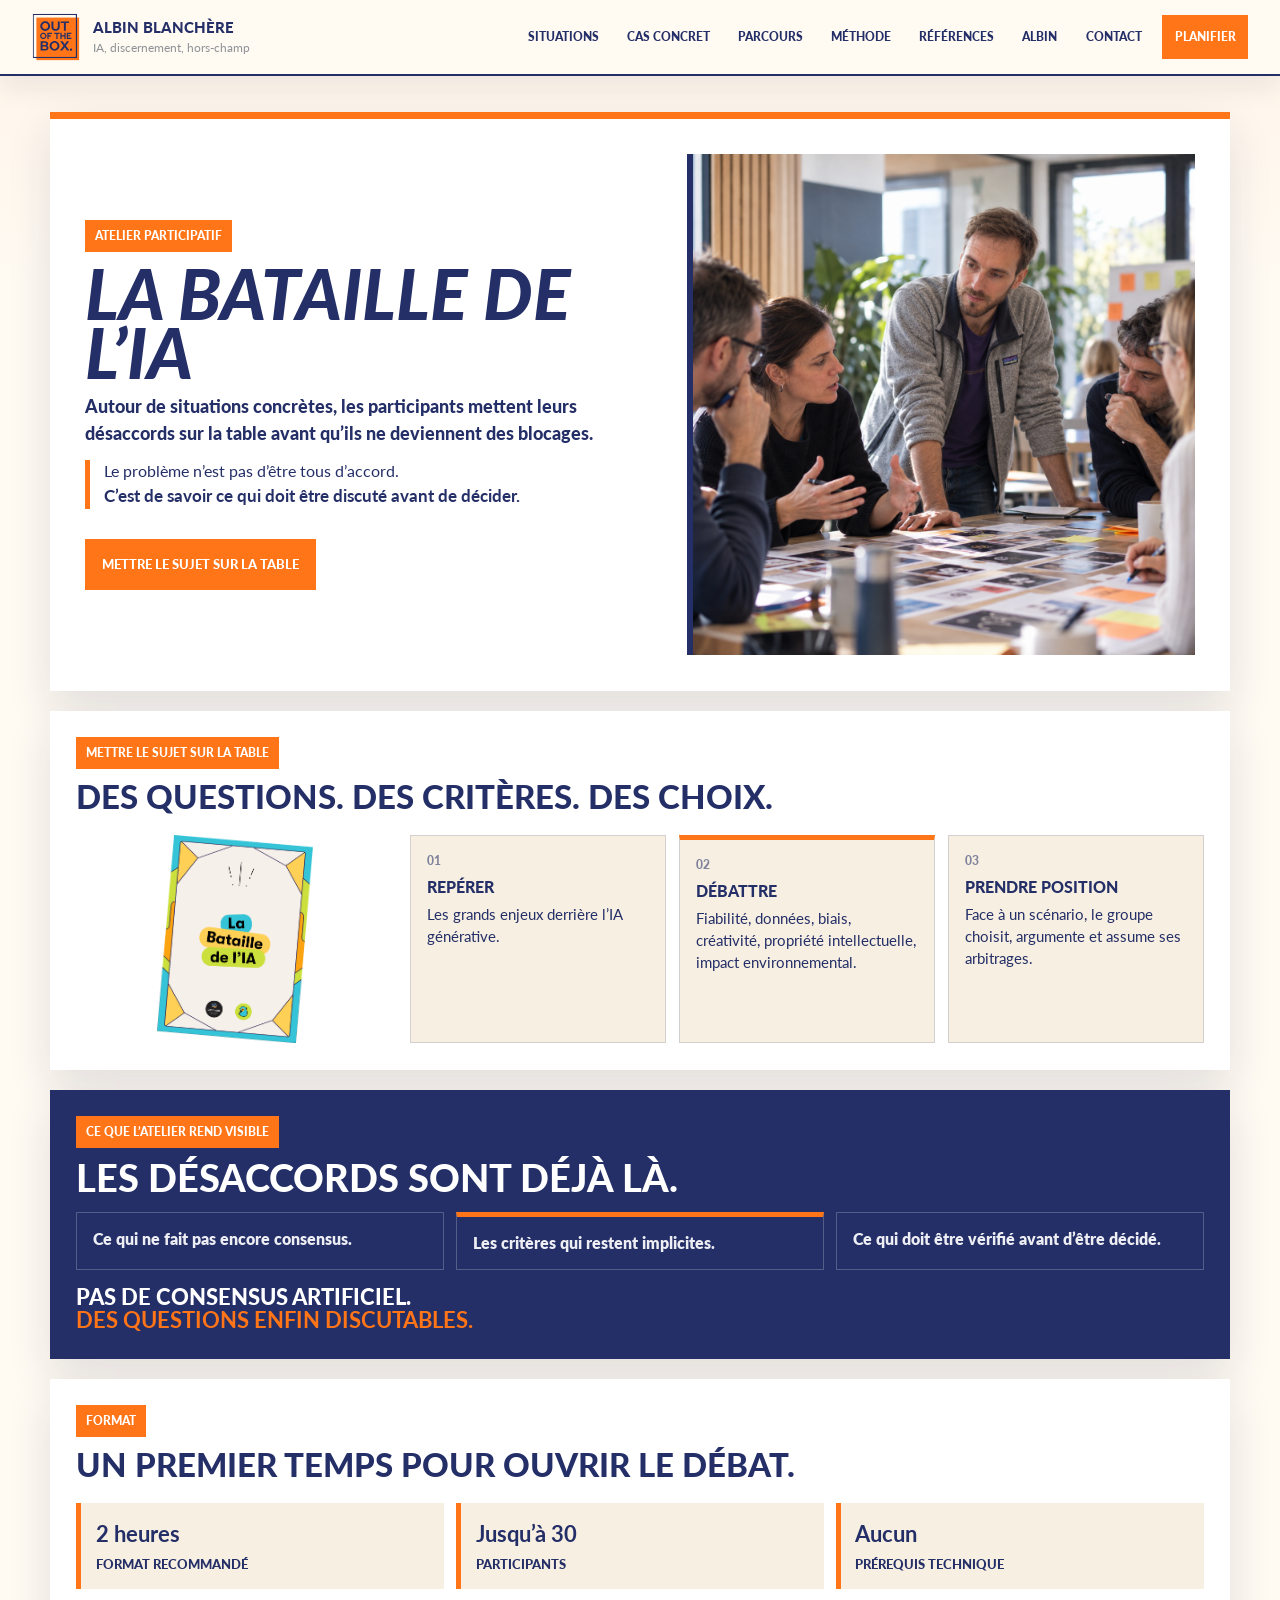
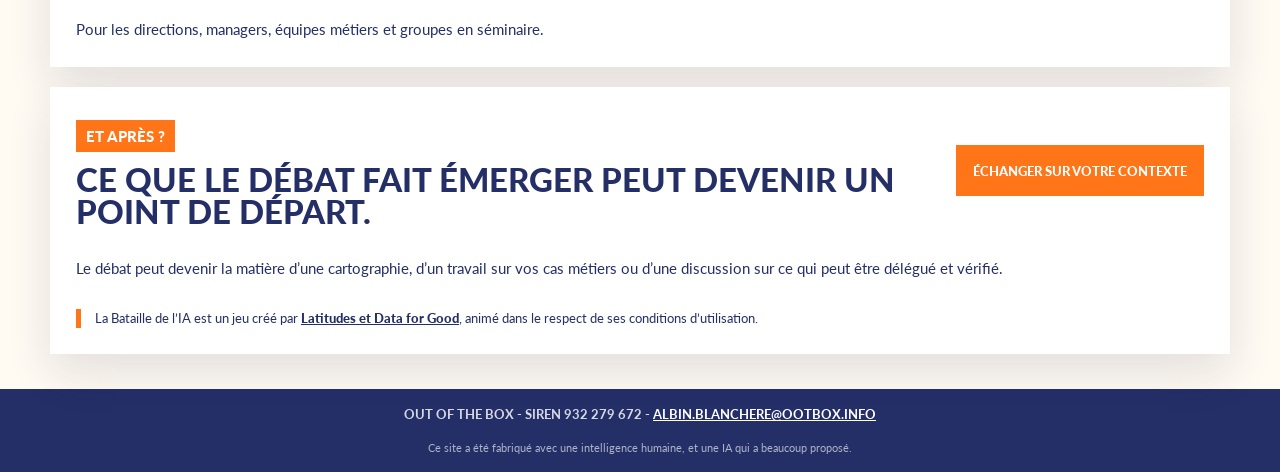
<file: bataille-ia/index.html>
<!doctype html>
<html lang="fr">
  <head>
    <meta charset="utf-8">
    <meta name="viewport" content="width=device-width, initial-scale=1">
    <title>La Bataille de l’IA | Out of the Box</title>
    <meta name="description" content="Un atelier collaboratif pour mettre les enjeux de l’IA sur la table et rendre les désaccords utiles.">
    <meta name="theme-color" content="#ff7518">
    <meta property="og:type" content="website">
    <meta property="og:url" content="https://ootbox.info/bataille-ia/">
    <meta property="og:image" content="https://ootbox.info/assets/conference-room-about.jpg">
    <meta property="og:image:type" content="image/jpeg">
    <meta property="og:image:width" content="1400">
    <meta property="og:image:height" content="781">
    <meta property="og:image:alt" content="Albin Blanchère intervient devant une audience, avec le logo Out of the Box.">
    <meta name="twitter:card" content="summary_large_image">
    <meta name="twitter:image" content="https://ootbox.info/assets/conference-room-about.jpg">
    <link rel="icon" type="image/svg+xml" href="../assets/Logo Out of the BoXV2.svg">
    <link rel="icon" type="image/png" sizes="365x366" href="../assets/OOTB_Logo.png">
    <link rel="apple-touch-icon" href="../assets/OOTB_Logo.png">
    <link rel="preconnect" href="https://fonts.googleapis.com">
    <link rel="preconnect" href="https://fonts.gstatic.com" crossorigin>
    <link rel="stylesheet" href="https://fonts.googleapis.com/css2?family=Lato:ital,wght@0,300;0,400;0,700;0,900;1,400;1,700;1,900&display=swap">
    <link rel="stylesheet" href="../styles.v2.css">
  </head>
  <body class="battle-page" data-contact-email="albin.blanchere@ootbox.info">
    <a class="skip-link" href="#contenu">Aller au contenu</a>
    <header class="site-header" data-header>
      <a class="brand" href="../" aria-label="Retour à l'accueil"><img src="../assets/Logo Out of the BoXV2.svg" alt="Out of the Box"><span class="brand-copy"><strong>Albin Blanchère</strong><em>IA, discernement, hors-champ</em></span></a>
      <button class="nav-toggle" type="button" aria-expanded="false" aria-controls="site-nav"><span class="nav-toggle-icon" aria-hidden="true"><span></span><span></span><span></span></span><span class="nav-toggle-label">Menu</span></button>
      <nav id="site-nav" class="site-nav" aria-label="Navigation principale"><a href="../#situations">Situations</a><a href="../#probleme">Cas concret</a><a href="../#offres">Parcours</a><a href="../#methode">Méthode</a><a href="../#preuves">Références</a><a href="../#apropos">Albin</a><a href="../#contact">Contact</a><a class="nav-cta" href="../#contact">Planifier</a></nav>
    </header>
    <main id="contenu" class="battle-main">
      <section class="battle-hero"><div class="sheet-shell battle-hero-panel reveal">
        <div class="battle-hero-copy"><p class="section-label">ATELIER PARTICIPATIF</p><h1>LA BATAILLE DE L’IA</h1><p class="battle-lead">Autour de situations concrètes, les participants mettent leurs désaccords sur la table avant qu’ils ne deviennent des blocages.</p><p class="battle-hook">Le problème n’est pas d’être tous d’accord.<strong>C’est de savoir ce qui doit être discuté avant de décider.</strong></p><div class="hero-actions"><a class="button primary" href="../#contact">Mettre le sujet sur la table</a></div></div>
        <figure class="battle-hero-media"><img src="../assets/bataille-ia-workshop.png" alt="Participants réunis autour de cartes pour discuter des enjeux de l’IA"></figure>
      </div></section>
      <section id="atelier" class="sheet-shell battle-section reveal"><div class="battle-heading"><p class="section-label">METTRE LE SUJET SUR LA TABLE</p><h2>DES QUESTIONS. DES CRITÈRES. DES CHOIX.</h2></div><div class="battle-workshop-layout"><figure class="battle-game-cover"><img src="../assets/bataille-ia-cover.png" alt="Couverture du jeu La Bataille de l’IA"></figure><div class="battle-grid"><article><span>01</span><h3>REPÉRER</h3><p>Les grands enjeux derrière l’IA générative.</p></article><article><span>02</span><h3>DÉBATTRE</h3><p>Fiabilité, données, biais, créativité, propriété intellectuelle, impact environnemental.</p></article><article><span>03</span><h3>PRENDRE POSITION</h3><p>Face à un scénario, le groupe choisit, argumente et assume ses arbitrages.</p></article></div></div></section>
      <section class="battle-dark reveal"><div class="sheet-shell battle-dark-panel"><div class="battle-heading"><p class="section-label section-label-on-blue">CE QUE L’ATELIER REND VISIBLE</p><h2>LES DÉSACCORDS SONT DÉJÀ LÀ.</h2></div><div class="battle-dark-list"><p>Ce qui ne fait pas encore consensus.</p><p>Les critères qui restent implicites.</p><p>Ce qui doit être vérifié avant d’être décidé.</p></div><p class="battle-statement">PAS DE CONSENSUS ARTIFICIEL.<strong>DES QUESTIONS ENFIN DISCUTABLES.</strong></p></div></section>
      <section class="sheet-shell battle-section battle-format reveal"><div class="battle-heading"><p class="section-label">FORMAT</p><h2>UN PREMIER TEMPS POUR OUVRIR LE DÉBAT.</h2></div><div class="battle-format-grid"><p><strong>2 heures</strong><span>Format recommandé</span></p><p><strong>Jusqu’à 30</strong><span>Participants</span></p><p><strong>Aucun</strong><span>Prérequis technique</span></p></div><p class="battle-note">Pour les directions, managers, équipes métiers et groupes en séminaire.</p></section>
      <section class="sheet-shell battle-final reveal"><div><p class="section-label">ET APRÈS ?</p><h2>CE QUE LE DÉBAT FAIT ÉMERGER PEUT DEVENIR UN POINT DE DÉPART.</h2></div><a class="button primary" href="../#contact">Échanger sur votre contexte</a><p class="battle-followup">Le débat peut devenir la matière d’une cartographie, d’un travail sur vos cas métiers ou d’une discussion sur ce qui peut être délégué et vérifié.</p><p class="battle-credit">La Bataille de l’IA est un jeu créé par <a href="https://www.batailledelia.org/" target="_blank" rel="noreferrer">Latitudes et Data for Good</a>, animé dans le respect de ses conditions d’utilisation.</p></section>
    </main>
    <footer class="site-footer"><p class="mention-legale">Out of the Box - SIREN 932 279 672 - <a href="mailto:albin.blanchere@ootbox.info">albin.blanchere@ootbox.info</a></p><p class="site-ai-credit">Ce site a été fabriqué avec une intelligence humaine, et une IA qui a beaucoup proposé.</p></footer>
    <script src="../script.js?v=20260701"></script>
  </body>
</html>
</file>
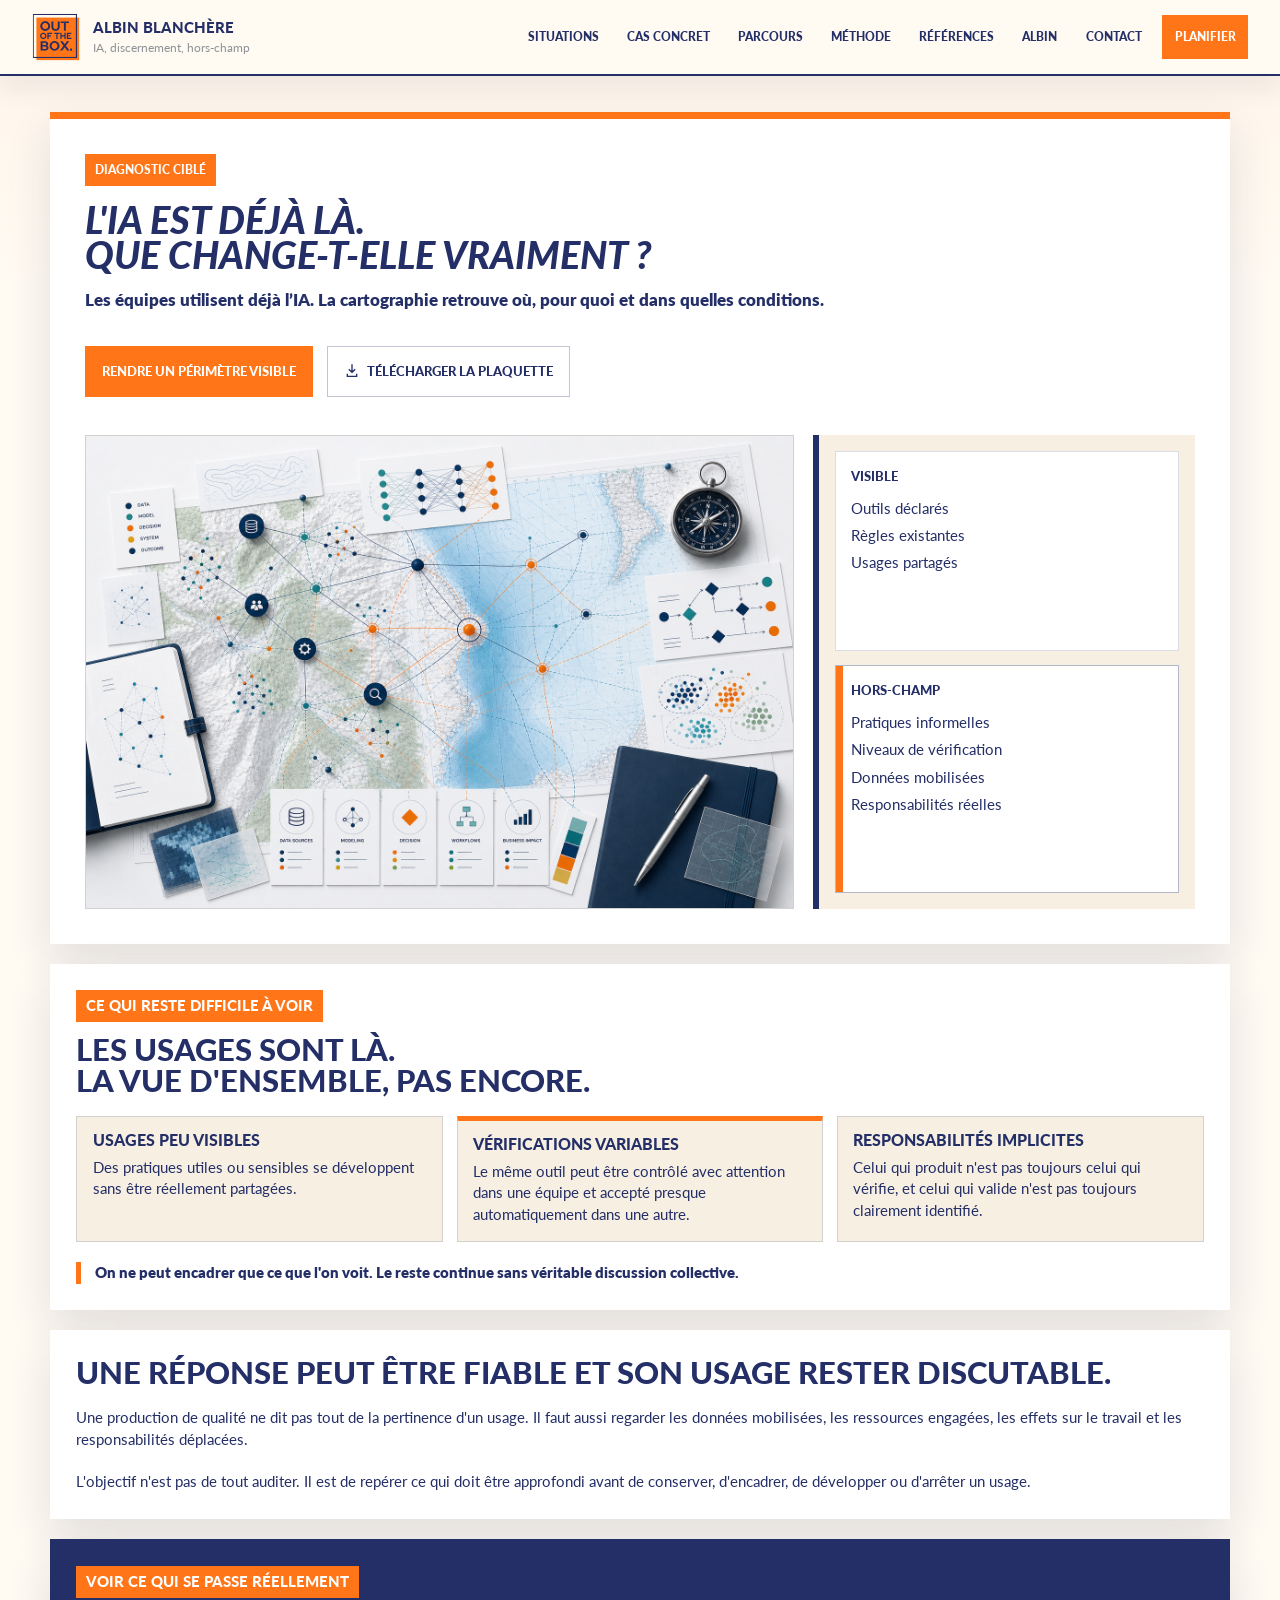
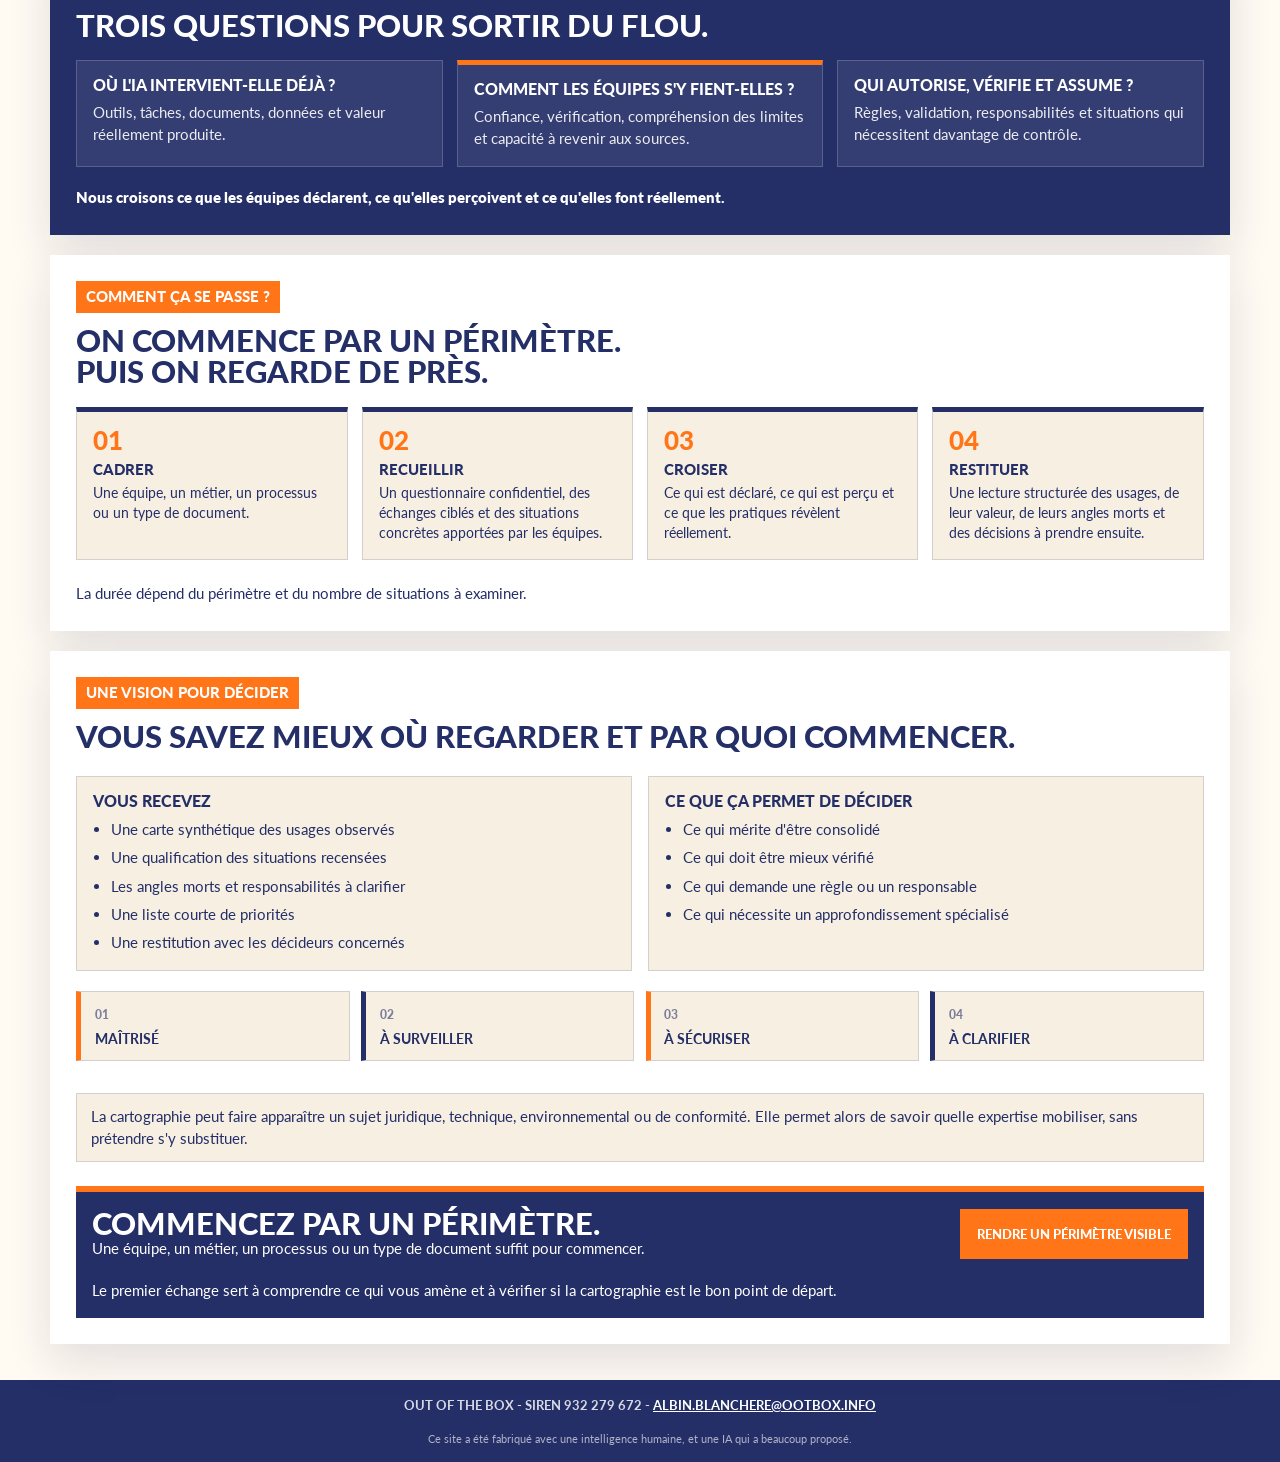
<file: cartographie-hors-champ-ia/index.html>
<!doctype html>
<html lang="fr">
  <head>
    <meta charset="utf-8">
    <meta name="viewport" content="width=device-width, initial-scale=1">
    <title>Cartographie du Hors-Champ IA | Out of the Box</title>
    <meta
      name="description"
      content="Un diagnostic ciblé pour rendre visibles les usages réels de l'IA, leur valeur, leurs angles morts et les responsabilités associées."
    >
    <meta name="theme-color" content="#ff7518">
    <link rel="icon" type="image/svg+xml" href="../assets/Logo Out of the BoXV2.svg">
    <link rel="icon" type="image/png" sizes="365x366" href="../assets/OOTB_Logo.png">
    <link rel="apple-touch-icon" href="../assets/OOTB_Logo.png">
    <meta property="og:title" content="Cartographie du Hors-Champ IA | Out of the Box">
    <meta
      property="og:description"
      content="Un diagnostic ciblé pour rendre visibles les usages réels de l'IA, leur valeur, leurs angles morts et les responsabilités associées."
    >
    <meta property="og:type" content="website">
    <meta property="og:url" content="https://ootbox.info/cartographie-hors-champ-ia/">
    <meta property="og:image" content="https://ootbox.info/assets/conference-room-about.jpg">
    <meta property="og:image:type" content="image/jpeg">
    <meta property="og:image:width" content="1400">
    <meta property="og:image:height" content="781">
    <meta property="og:image:alt" content="Albin Blanchère intervient devant une audience, avec le logo Out of the Box.">
    <meta name="twitter:card" content="summary_large_image">
    <meta name="twitter:image" content="https://ootbox.info/assets/conference-room-about.jpg">
    <link rel="preconnect" href="https://fonts.googleapis.com">
    <link rel="preconnect" href="https://fonts.gstatic.com" crossorigin>
    <link
      rel="stylesheet"
      href="https://fonts.googleapis.com/css2?family=Lato:ital,wght@0,300;0,400;0,700;0,900;1,400;1,700;1,900&display=swap"
    >
    <link rel="stylesheet" href="../styles.v2.css">
  </head>
  <body class="cartography-page" data-contact-email="albin.blanchere@ootbox.info">
    <a class="skip-link" href="#contenu">Aller au contenu</a>

    <header class="site-header" data-header>
      <a class="brand" href="../" aria-label="Retour à l'accueil">
        <img src="../assets/Logo Out of the BoXV2.svg" alt="Out of the Box">
        <span class="brand-copy">
          <strong>Albin Blanchère</strong>
          <em>IA, discernement, hors-champ</em>
        </span>
      </a>

      <button class="nav-toggle" type="button" aria-expanded="false" aria-controls="site-nav">
        <span class="nav-toggle-icon" aria-hidden="true">
          <span></span>
          <span></span>
          <span></span>
        </span>
        <span class="nav-toggle-label">Menu</span>
      </button>

      <nav id="site-nav" class="site-nav" aria-label="Navigation principale">
        <a href="../#situations">Situations</a>
        <a href="../#probleme">Cas concret</a>
        <a href="../#offres">Parcours</a>
        <a href="../#methode">Méthode</a>
        <a href="../#preuves">Références</a>
        <a href="../#apropos">Albin</a>
        <a href="../#contact">Contact</a>
        <a class="nav-cta" href="../?besoin=diagnostic#contact">Planifier</a>
      </nav>
    </header>

    <main id="contenu" class="cartography-main">
      <!-- ===== HERO ===== -->
      <section id="top" class="cartography-product-hero">
        <div class="sheet-shell cartography-hero-panel reveal">
          <div class="cartography-hero-copy">
            <p class="section-label">DIAGNOSTIC CIBLÉ</p>
            <h1 class="cartography-title">L'IA EST DÉJÀ LÀ.<span>QUE CHANGE-T-ELLE VRAIMENT&nbsp;?</span></h1>
            <p class="cartography-hero-lead">Les équipes utilisent déjà l’IA. La cartographie retrouve où, pour quoi et dans quelles conditions.</p>
            <div class="hero-actions" aria-label="Actions principales">
              <a class="button primary" href="../?besoin=diagnostic#contact">Rendre un périmètre visible</a>
              <a class="button secondary button--download" href="../assets/Produit%20d%27appel%20plaquette_A4_hors_champ_IA_decision.pdf" download="Plaquette-cartographie-hors-champ-IA.pdf"><svg class="button-download-icon" viewBox="0 0 24 24" aria-hidden="true"><path d="M12 3v11m0 0 4-4m-4 4-4-4M5 17v3h14v-3" fill="none" stroke="currentColor" stroke-linecap="square" stroke-linejoin="miter" stroke-width="2"/></svg>Télécharger la plaquette</a>
            </div>
          </div>

          <div class="cartography-hero-visual">
            <figure class="cartography-hero-illustration">
              <img
                src="../assets/cartographie-ia-illustration-v3.png"
                alt="Cartes topographique et maritime recouvertes de réseaux de données, de modèles et de chemins de décision."
              >
            </figure>
            <div class="cartography-map" aria-label="Schéma des zones visibles et hors-champ">
              <div class="cartography-map-zone cartography-map-visible">
                <p>VISIBLE</p>
                <ul>
                  <li>Outils déclarés</li>
                  <li>Règles existantes</li>
                  <li>Usages partagés</li>
                </ul>
              </div>
              <div class="cartography-map-zone cartography-map-hidden">
                <p>HORS-CHAMP</p>
                <ul>
                  <li>Pratiques informelles</li>
                  <li>Niveaux de vérification</li>
                  <li>Données mobilisées</li>
                  <li>Responsabilités réelles</li>
                </ul>
              </div>
            </div>
          </div>
        </div>
      </section>

      <!-- ===== CE QUI RESTE DIFFICILE À VOIR ===== -->
      <section id="ce-qui-vous-echappe" class="sheet-shell cartography-product-section cartography-problem-section reveal">
          <div class="cartography-section-kicker">
            <p class="section-label">CE QUI RESTE DIFFICILE À VOIR</p>
            <h2>LES USAGES SONT LÀ.<span>LA VUE D'ENSEMBLE, PAS ENCORE.</span></h2>
          </div>
          <div class="cartography-three-grid">
            <article>
              <h3>USAGES PEU VISIBLES</h3>
              <p>Des pratiques utiles ou sensibles se développent sans être réellement partagées.</p>
            </article>
            <article>
              <h3>VÉRIFICATIONS VARIABLES</h3>
              <p>Le même outil peut être contrôlé avec attention dans une équipe et accepté presque automatiquement dans une autre.</p>
            </article>
            <article>
              <h3>RESPONSABILITÉS IMPLICITES</h3>
              <p>Celui qui produit n'est pas toujours celui qui vérifie, et celui qui valide n'est pas toujours clairement identifié.</p>
            </article>
          </div>
          <p class="cartography-inline-note">On ne peut encadrer que ce que l'on voit. Le reste continue sans véritable discussion collective.</p>
      </section>

      <!-- ===== PERTINENCE DE L'USAGE ===== -->
      <section class="sheet-shell cartography-product-section cartography-transition-section reveal">
          <div class="cartography-section-kicker">
            <h2>UNE RÉPONSE PEUT ÊTRE FIABLE ET SON USAGE RESTER DISCUTABLE.</h2>
          </div>
          <p>Une production de qualité ne dit pas tout de la pertinence d'un usage. Il faut aussi regarder les données mobilisées, les ressources engagées, les effets sur le travail et les responsabilités déplacées.</p>
          <p>L'objectif n'est pas de tout auditer. Il est de repérer ce qui doit être approfondi avant de conserver, d'encadrer, de développer ou d'arrêter un usage.</p>
      </section>

      <!-- ===== CE QUI EST OBSERVÉ ===== -->
      <section class="sheet-shell cartography-product-section cartography-observe-section reveal">
          <div class="cartography-section-kicker">
            <p class="section-label">VOIR CE QUI SE PASSE RÉELLEMENT</p>
            <h2>TROIS QUESTIONS POUR SORTIR DU FLOU.</h2>
          </div>
          <div class="cartography-angle-grid">
            <article>
              <h3>OÙ L'IA INTERVIENT-ELLE DÉJÀ ?</h3>
              <p>Outils, tâches, documents, données et valeur réellement produite.</p>
            </article>
            <article>
              <h3>COMMENT LES ÉQUIPES S'Y FIENT-ELLES ?</h3>
              <p>Confiance, vérification, compréhension des limites et capacité à revenir aux sources.</p>
            </article>
            <article>
              <h3>QUI AUTORISE, VÉRIFIE ET ASSUME ?</h3>
              <p>Règles, validation, responsabilités et situations qui nécessitent davantage de contrôle.</p>
            </article>
          </div>
          <p class="cartography-observe-note">Nous croisons ce que les équipes déclarent, ce qu'elles perçoivent et ce qu'elles font réellement.</p>
      </section>

      <!-- ===== DÉROULEMENT ===== -->
      <section class="sheet-shell cartography-product-section cartography-process-section reveal">
          <div class="cartography-section-kicker">
            <p class="section-label">COMMENT ÇA SE PASSE ?</p>
            <h2>ON COMMENCE PAR UN PÉRIMÈTRE.<span>PUIS ON REGARDE DE PRÈS.</span></h2>
          </div>
          <div class="cartography-process-grid">
            <article class="cartography-process-step">
              <span class="cartography-process-num">01</span>
              <h3>CADRER</h3>
              <p>Une équipe, un métier, un processus ou un type de document.</p>
            </article>
            <article class="cartography-process-step">
              <span class="cartography-process-num">02</span>
              <h3>RECUEILLIR</h3>
              <p>Un questionnaire confidentiel, des échanges ciblés et des situations concrètes apportées par les équipes.</p>
            </article>
            <article class="cartography-process-step">
              <span class="cartography-process-num">03</span>
              <h3>CROISER</h3>
              <p>Ce qui est déclaré, ce qui est perçu et ce que les pratiques révèlent réellement.</p>
            </article>
            <article class="cartography-process-step">
              <span class="cartography-process-num">04</span>
              <h3>RESTITUER</h3>
              <p>Une lecture structurée des usages, de leur valeur, de leurs angles morts et des décisions à prendre ensuite.</p>
            </article>
          </div>
          <p class="cartography-process-note">La durée dépend du périmètre et du nombre de situations à examiner.</p>
      </section>

      <!-- ===== RÉSULTATS ===== -->
      <section class="sheet-shell cartography-product-section cartography-result-section reveal">
          <div class="cartography-result-main">
            <div class="cartography-section-kicker">
              <p class="section-label">UNE VISION POUR DÉCIDER</p>
              <h2>VOUS SAVEZ MIEUX OÙ REGARDER ET PAR QUOI COMMENCER.</h2>
            </div>

            <div class="cartography-result-cols">
              <div class="cartography-result-block">
                <h3 class="cartography-result-block-title">VOUS RECEVEZ</h3>
                <ul class="cartography-result-list">
                  <li>Une carte synthétique des usages observés</li>
                  <li>Une qualification des situations recensées</li>
                  <li>Les angles morts et responsabilités à clarifier</li>
                  <li>Une liste courte de priorités</li>
                  <li>Une restitution avec les décideurs concernés</li>
                </ul>
              </div>
              <div class="cartography-result-block">
                <h3 class="cartography-result-block-title">CE QUE ÇA PERMET DE DÉCIDER</h3>
                <ul class="cartography-result-list">
                  <li>Ce qui mérite d'être consolidé</li>
                  <li>Ce qui doit être mieux vérifié</li>
                  <li>Ce qui demande une règle ou un responsable</li>
                  <li>Ce qui nécessite un approfondissement spécialisé</li>
                </ul>
              </div>
            </div>
          </div>

          <div class="cartography-status-board" aria-label="Statuts de qualification">
            <article>
              <span>01</span>
              <strong>MAÎTRISÉ</strong>
            </article>
            <article>
              <span>02</span>
              <strong>À SURVEILLER</strong>
            </article>
            <article>
              <span>03</span>
              <strong>À SÉCURISER</strong>
            </article>
            <article>
              <span>04</span>
              <strong>À CLARIFIER</strong>
            </article>
          </div>

          <!-- Note sur les expertises complémentaires -->
          <p class="cartography-limits-note">La cartographie peut faire apparaître un sujet juridique, technique, environnemental ou de conformité. Elle permet alors de savoir quelle expertise mobiliser, sans prétendre s'y substituer.</p>

          <div class="cartography-final-cta">
            <div>
              <h2>COMMENCEZ PAR UN PÉRIMÈTRE.</h2>
              <p>Une équipe, un métier, un processus ou un type de document suffit pour commencer.</p>
            </div>
            <a class="button primary" href="../?besoin=diagnostic#contact">Rendre un périmètre visible</a>
            <p class="cartography-contact-note">Le premier échange sert à comprendre ce qui vous amène et à vérifier si la cartographie est le bon point de départ.</p>
          </div>
      </section>
    </main>

    <footer class="site-footer">
      <p class="mention-legale">Out of the Box - SIREN 932 279 672 - <a href="mailto:albin.blanchere@ootbox.info">albin.blanchere@ootbox.info</a></p>
      <p class="site-ai-credit">Ce site a été fabriqué avec une intelligence humaine, et une IA qui a beaucoup proposé.</p>
    </footer>

    <script src="../script.js?v=20260701"></script>
  </body>
</html>
</file>
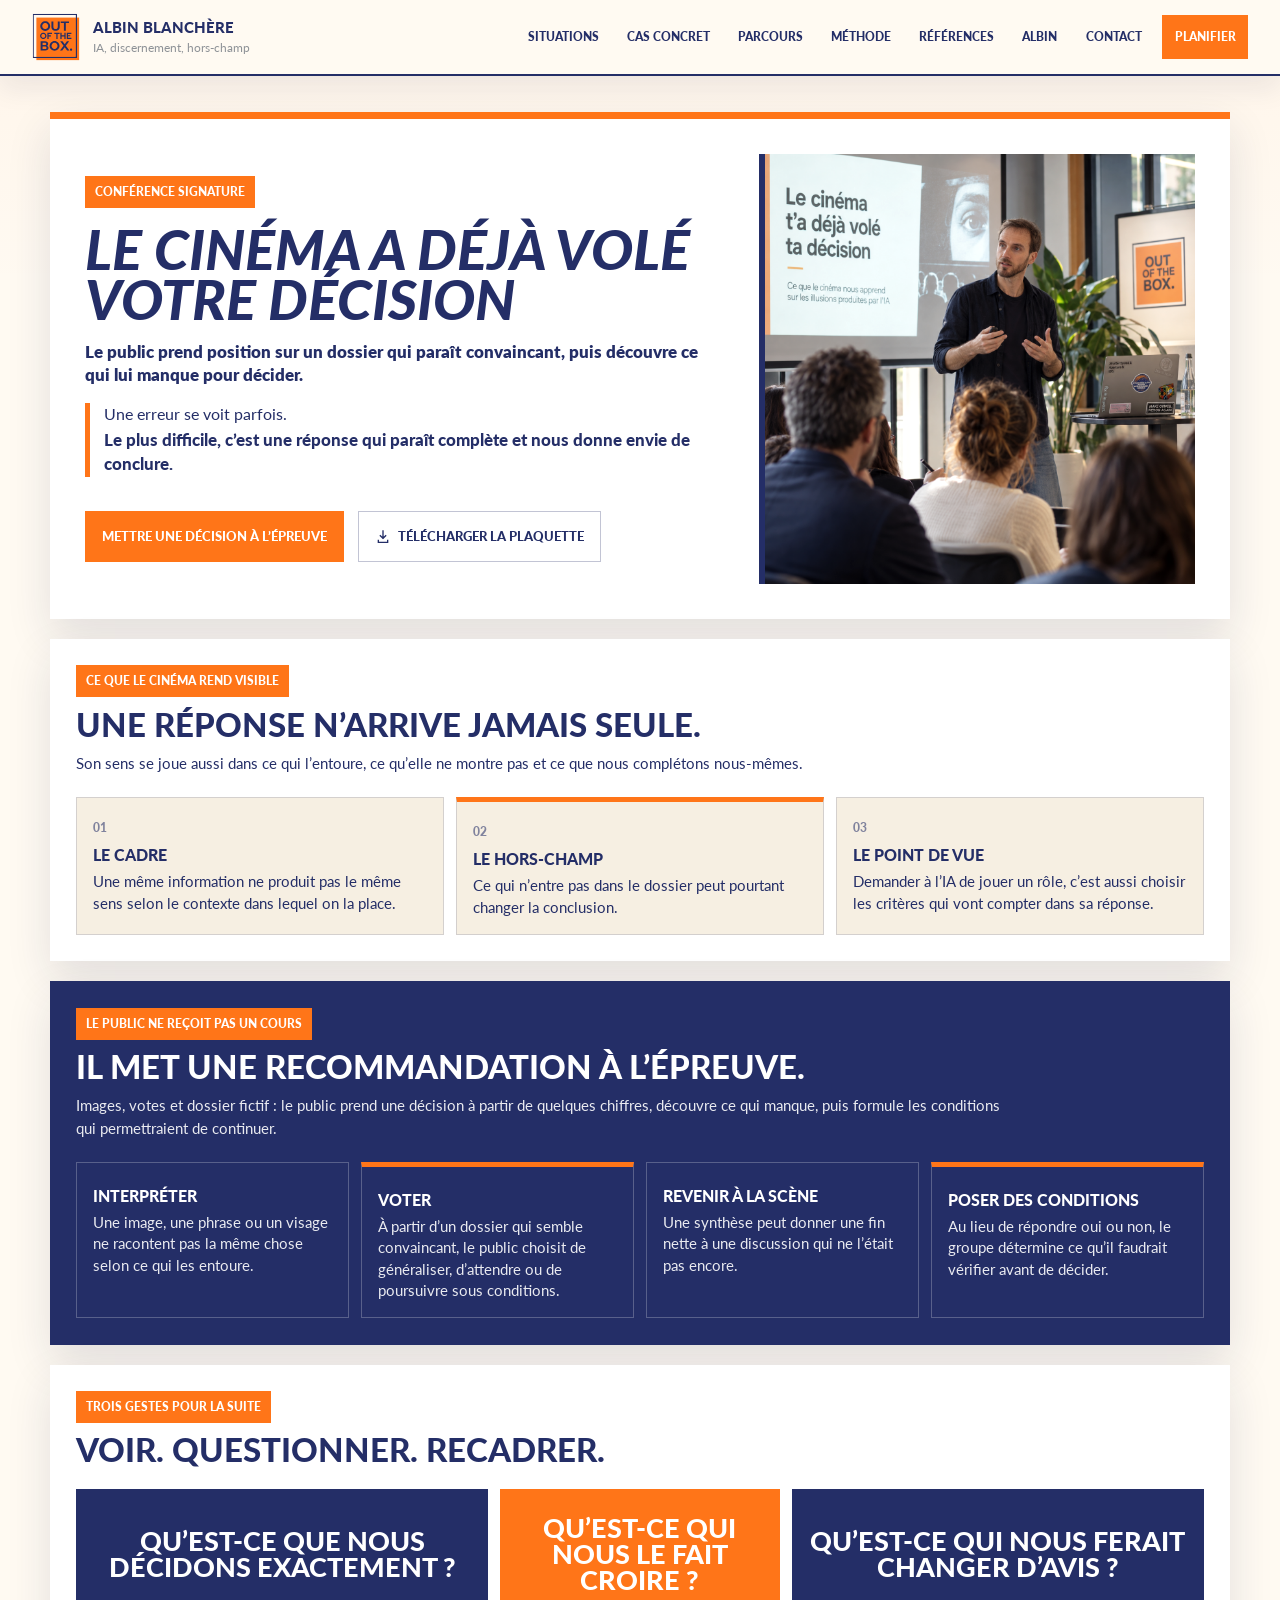
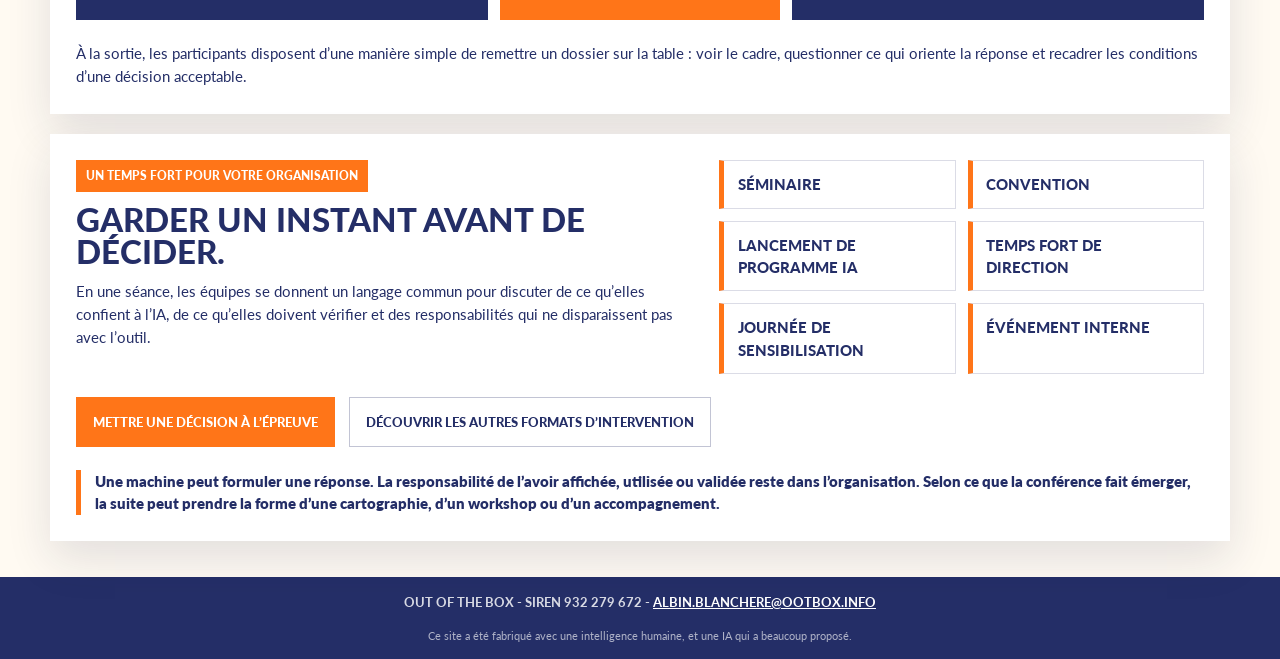
<file: conference-ia-cinema-decision/index.html>
<!doctype html>
<html lang="fr">
  <head>
    <meta charset="utf-8">
    <meta name="viewport" content="width=device-width, initial-scale=1">
    <title>Le cinéma a déjà volé votre décision | Conférence IA | Out of the Box</title>
    <meta
      name="description"
      content="Une conférence-expérience pour comprendre comment une réponse claire peut déplacer une décision avant même que quelqu’un ait pensé à la vérifier."
    >
    <meta name="theme-color" content="#ff7518">
    <link rel="icon" type="image/svg+xml" href="../assets/Logo Out of the BoXV2.svg">
    <link rel="icon" type="image/png" sizes="365x366" href="../assets/OOTB_Logo.png">
    <link rel="apple-touch-icon" href="../assets/OOTB_Logo.png">
    <meta property="og:title" content="Le cinéma a déjà volé votre décision | Conférence IA | Out of the Box">
    <meta
      property="og:description"
      content="Une conférence-expérience pour comprendre comment une réponse claire peut déplacer une décision avant même que quelqu’un ait pensé à la vérifier."
    >
    <meta property="og:type" content="website">
    <meta property="og:url" content="https://ootbox.info/conference-ia-cinema-decision/">
    <meta property="og:image" content="https://ootbox.info/assets/conference-room-about.jpg">
    <meta property="og:image:type" content="image/jpeg">
    <meta property="og:image:width" content="1400">
    <meta property="og:image:height" content="781">
    <meta property="og:image:alt" content="Albin Blanchère intervient devant une audience, avec le logo Out of the Box.">
    <meta name="twitter:card" content="summary_large_image">
    <meta name="twitter:image" content="https://ootbox.info/assets/conference-room-about.jpg">
    <link rel="preconnect" href="https://fonts.googleapis.com">
    <link rel="preconnect" href="https://fonts.gstatic.com" crossorigin>
    <link
      rel="stylesheet"
      href="https://fonts.googleapis.com/css2?family=Lato:ital,wght@0,300;0,400;0,700;0,900;1,400;1,700;1,900&display=swap"
    >
    <link rel="stylesheet" href="../styles.v2.css">
  </head>
  <body class="conference-page" data-contact-email="albin.blanchere@ootbox.info">
    <a class="skip-link" href="#contenu">Aller au contenu</a>

    <header class="site-header" data-header>
      <a class="brand" href="../" aria-label="Retour à l'accueil">
        <img src="../assets/Logo Out of the BoXV2.svg" alt="Out of the Box">
        <span class="brand-copy">
          <strong>Albin Blanchère</strong>
          <em>IA, discernement, hors-champ</em>
        </span>
      </a>

      <button class="nav-toggle" type="button" aria-expanded="false" aria-controls="site-nav">
        <span class="nav-toggle-icon" aria-hidden="true">
          <span></span>
          <span></span>
          <span></span>
        </span>
        <span class="nav-toggle-label">Menu</span>
      </button>

      <nav id="site-nav" class="site-nav" aria-label="Navigation principale">
        <a href="../#situations">Situations</a>
        <a href="../#probleme">Cas concret</a>
        <a href="../#offres">Parcours</a>
        <a href="../#methode">Méthode</a>
        <a href="../#preuves">Références</a>
        <a href="../#apropos">Albin</a>
        <a href="../#contact">Contact</a>
        <a class="nav-cta" href="../?besoin=conference#contact">Planifier</a>
      </nav>
    </header>

    <main id="contenu" class="conference-main">
      <section id="top" class="conference-hero">
        <div class="sheet-shell conference-hero-panel reveal">
          <div class="conference-hero-copy">
            <p class="section-label">CONFÉRENCE SIGNATURE</p>
            <h1 class="conference-title">LE CINÉMA A DÉJÀ VOLÉ VOTRE DÉCISION</h1>
            <p class="conference-lead">Le public prend position sur un dossier qui paraît convaincant, puis découvre ce qui lui manque pour décider.</p>
            <p class="conference-hook">
              <span>Une erreur se voit parfois.</span>
              <strong>Le plus difficile, c’est une réponse qui paraît complète et nous donne envie de conclure.</strong>
            </p>
            <div class="hero-actions" aria-label="Actions principales">
              <a class="button primary" href="../?besoin=conference#contact">Mettre une décision à l’épreuve</a>
              <a class="button secondary button--download" href="../assets/plaquette-Conference-ia.pdf" download="Plaquette-conference-Out-of-the-Box.pdf"><svg class="button-download-icon" viewBox="0 0 24 24" aria-hidden="true"><path d="M12 3v11m0 0 4-4m-4 4-4-4M5 17v3h14v-3" fill="none" stroke="currentColor" stroke-linecap="square" stroke-linejoin="miter" stroke-width="2"/></svg>Télécharger la plaquette</a>
            </div>
          </div>

          <figure class="conference-hero-media">
            <img src="../assets/conference-cinema-decision.png" alt="Albin Blanchère intervient devant une audience, devant la projection de la conférence Le cinéma t’a déjà volé ta décision">
          </figure>
        </div>
      </section>

      <section id="experience" class="sheet-shell conference-tension reveal">
        <div class="conference-section-heading">
          <p class="section-label">CE QUE LE CINÉMA REND VISIBLE</p>
          <h2>UNE RÉPONSE N’ARRIVE JAMAIS SEULE.</h2>
          <p>Son sens se joue aussi dans ce qui l’entoure, ce qu’elle ne montre pas et ce que nous complétons nous-mêmes.</p>
        </div>

        <div class="conference-triptych" aria-label="Trois niveaux de lecture">
          <article>
            <span>01</span>
            <h3>LE CADRE</h3>
            <p>Une même information ne produit pas le même sens selon le contexte dans lequel on la place.</p>
          </article>
          <article>
            <span>02</span>
            <h3>LE HORS-CHAMP</h3>
            <p>Ce qui n’entre pas dans le dossier peut pourtant changer la conclusion.</p>
          </article>
          <article>
            <span>03</span>
            <h3>LE POINT DE VUE</h3>
            <p>Demander à l’IA de jouer un rôle, c’est aussi choisir les critères qui vont compter dans sa réponse.</p>
          </article>
        </div>
      </section>

      <section class="conference-experience reveal">
        <div class="sheet-shell conference-experience-panel">
          <div class="conference-section-heading">
            <p class="section-label section-label-on-blue">LE PUBLIC NE REÇOIT PAS UN COURS</p>
            <h2>IL MET UNE RECOMMANDATION À L’ÉPREUVE.</h2>
            <p>Images, votes et dossier fictif : le public prend une décision à partir de quelques chiffres, découvre ce qui manque, puis formule les conditions qui permettraient de continuer.</p>
          </div>

          <div class="conference-sequence-grid">
            <article>
              <h3>INTERPRÉTER</h3>
              <p>Une image, une phrase ou un visage ne racontent pas la même chose selon ce qui les entoure.</p>
            </article>
            <article>
              <h3>VOTER</h3>
              <p>À partir d’un dossier qui semble convaincant, le public choisit de généraliser, d’attendre ou de poursuivre sous conditions.</p>
            </article>
            <article>
              <h3>REVENIR À LA SCÈNE</h3>
              <p>Une synthèse peut donner une fin nette à une discussion qui ne l’était pas encore.</p>
            </article>
            <article>
              <h3>POSER DES CONDITIONS</h3>
              <p>Au lieu de répondre oui ou non, le groupe détermine ce qu’il faudrait vérifier avant de décider.</p>
            </article>
          </div>
        </div>
      </section>

      <section class="sheet-shell conference-questions reveal">
        <div class="conference-section-heading">
          <p class="section-label">TROIS GESTES POUR LA SUITE</p>
          <h2>VOIR. QUESTIONNER. RECADRER.</h2>
        </div>

        <div class="conference-question-wall" aria-label="Questions à emporter">
          <p>QU’EST-CE QUE NOUS DÉCIDONS EXACTEMENT&nbsp;?</p>
          <p>QU’EST-CE QUI NOUS LE FAIT CROIRE&nbsp;?</p>
          <p>QU’EST-CE QUI NOUS FERAIT CHANGER D’AVIS&nbsp;?</p>
        </div>

        <p class="conference-conclusion">À la sortie, les participants disposent d’une manière simple de remettre un dossier sur la table : voir le cadre, questionner ce qui oriente la réponse et recadrer les conditions d’une décision acceptable.</p>
      </section>

      <section class="sheet-shell conference-final reveal">
        <div class="conference-final-copy">
          <p class="section-label">UN TEMPS FORT POUR VOTRE ORGANISATION</p>
          <h2>GARDER UN INSTANT<span>&nbsp;AVANT DE DÉCIDER.</span></h2>
          <p>En une séance, les équipes se donnent un langage commun pour discuter de ce qu’elles confient à l’IA, de ce qu’elles doivent vérifier et des responsabilités qui ne disparaissent pas avec l’outil.</p>
        </div>

        <ul class="conference-contexts" aria-label="Contextes possibles">
          <li>Séminaire</li>
          <li>Convention</li>
          <li>Lancement de programme IA</li>
          <li>Temps fort de direction</li>
          <li>Journée de sensibilisation</li>
          <li>Événement interne</li>
        </ul>

        <div class="conference-final-actions">
          <a class="button primary" href="../?besoin=conference#contact">Mettre une décision à l’épreuve</a>
          <a class="button secondary" href="../#offres">Découvrir les autres formats d’intervention</a>
        </div>

        <p class="conference-footnote">Une machine peut formuler une réponse. La responsabilité de l’avoir affichée, utilisée ou validée reste dans l’organisation. Selon ce que la conférence fait émerger, la suite peut prendre la forme d’une cartographie, d’un workshop ou d’un accompagnement.</p>
      </section>
    </main>

    <footer class="site-footer">
      <p class="mention-legale">Out of the Box - SIREN 932 279 672 - <a href="mailto:albin.blanchere@ootbox.info">albin.blanchere@ootbox.info</a></p>
      <p class="site-ai-credit">Ce site a été fabriqué avec une intelligence humaine, et une IA qui a beaucoup proposé.</p>
    </footer>

    <script src="../script.js?v=20260701"></script>
  </body>
</html>
</file>
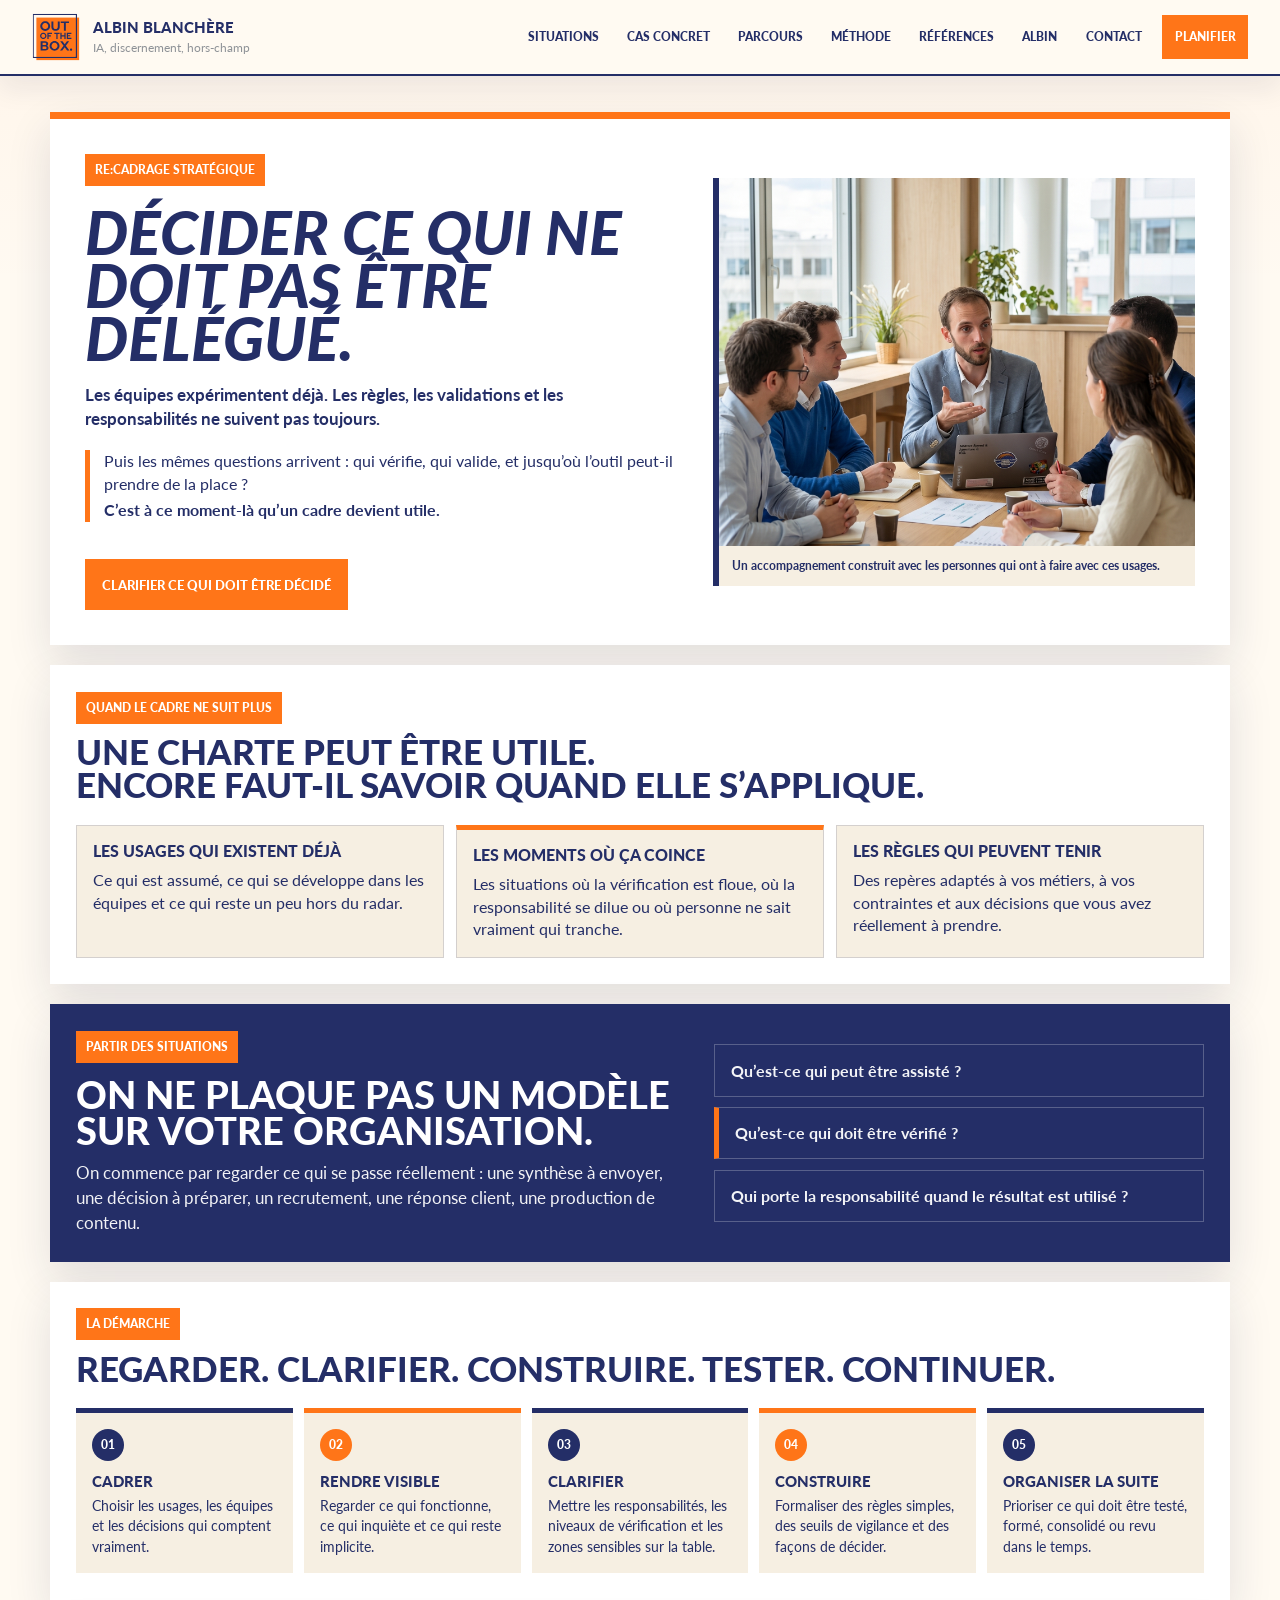
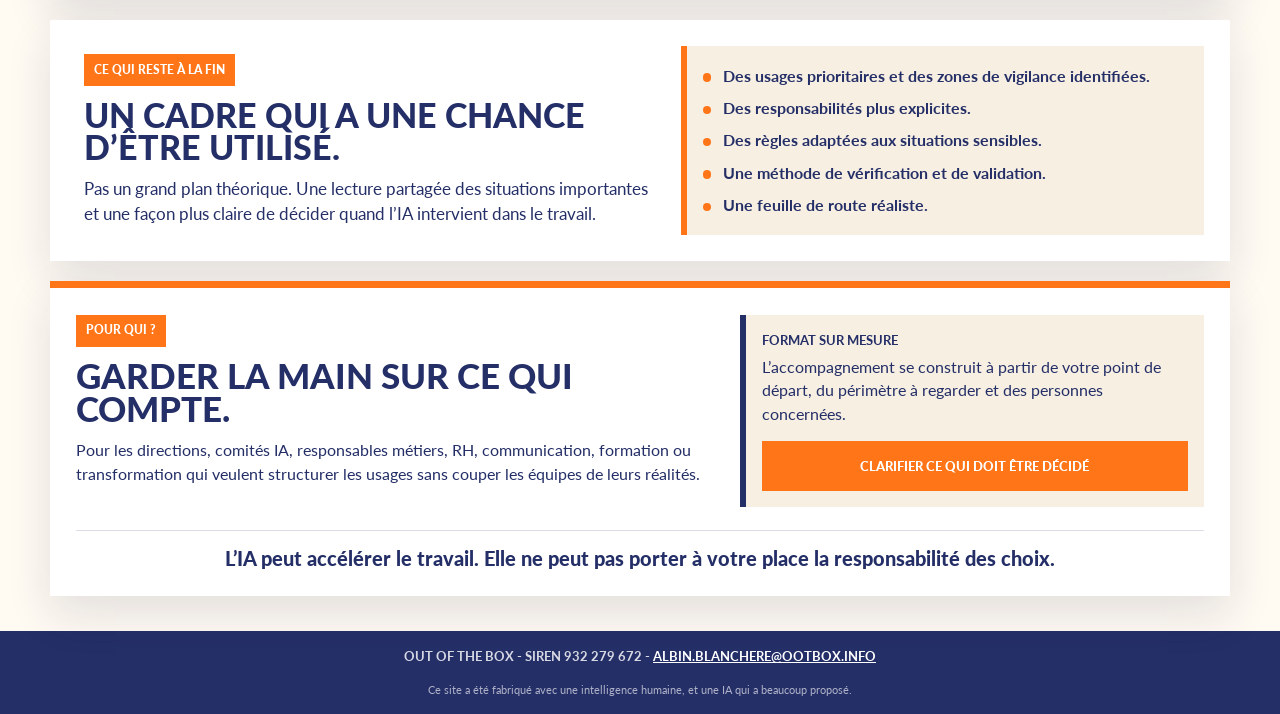
<file: recadrage-strategique/index.html>
<!doctype html>
<html lang="fr">
  <head>
    <meta charset="utf-8">
    <meta name="viewport" content="width=device-width, initial-scale=1">
    <title>Re:Cadrage Stratégique | Out of the Box</title>
    <meta name="description" content="Un accompagnement pour structurer les usages IA, les règles de vérification et les responsabilités qui les accompagnent.">
    <meta name="theme-color" content="#ff7518">
    <link rel="icon" type="image/svg+xml" href="../assets/Logo Out of the BoXV2.svg">
    <link rel="icon" type="image/png" sizes="365x366" href="../assets/OOTB_Logo.png">
    <link rel="apple-touch-icon" href="../assets/OOTB_Logo.png">
    <meta property="og:title" content="Re:Cadrage Stratégique | Out of the Box">
    <meta property="og:description" content="Un accompagnement pour structurer les usages IA, les règles de vérification et les responsabilités qui les accompagnent.">
    <meta property="og:type" content="website">
    <meta property="og:url" content="https://ootbox.info/recadrage-strategique/">
    <meta property="og:image" content="https://ootbox.info/assets/conference-room-about.jpg">
    <meta property="og:image:type" content="image/jpeg">
    <meta property="og:image:width" content="1400">
    <meta property="og:image:height" content="781">
    <meta property="og:image:alt" content="Albin Blanchère intervient devant une audience, avec le logo Out of the Box.">
    <meta name="twitter:card" content="summary_large_image">
    <meta name="twitter:image" content="https://ootbox.info/assets/conference-room-about.jpg">
    <link rel="preconnect" href="https://fonts.googleapis.com">
    <link rel="preconnect" href="https://fonts.gstatic.com" crossorigin>
    <link rel="stylesheet" href="https://fonts.googleapis.com/css2?family=Lato:ital,wght@0,300;0,400;0,700;0,900;1,400;1,700;1,900&display=swap">
    <link rel="stylesheet" href="../styles.v2.css">
  </head>
  <body class="strategic-page" data-contact-email="albin.blanchere@ootbox.info">
    <a class="skip-link" href="#contenu">Aller au contenu</a>

    <header class="site-header" data-header>
      <a class="brand" href="../" aria-label="Retour à l'accueil">
        <img src="../assets/Logo Out of the BoXV2.svg" alt="Out of the Box">
        <span class="brand-copy"><strong>Albin Blanchère</strong><em>IA, discernement, hors-champ</em></span>
      </a>
      <button class="nav-toggle" type="button" aria-expanded="false" aria-controls="site-nav">
        <span class="nav-toggle-icon" aria-hidden="true"><span></span><span></span><span></span></span><span class="nav-toggle-label">Menu</span>
      </button>
      <nav id="site-nav" class="site-nav" aria-label="Navigation principale">
        <a href="../#situations">Situations</a><a href="../#probleme">Cas concret</a><a href="../#offres">Parcours</a><a href="../#methode">Méthode</a><a href="../#preuves">Références</a><a href="../#apropos">Albin</a><a href="../#contact">Contact</a><a class="nav-cta" href="../?besoin=accompagnement#contact">Planifier</a>
      </nav>
    </header>

    <main id="contenu" class="strategic-main">
      <section class="strategic-hero">
        <div class="sheet-shell strategic-hero-panel reveal">
          <div class="strategic-hero-copy">
            <p class="section-label">RE:CADRAGE STRATÉGIQUE</p>
            <h1>DÉCIDER CE QUI NE DOIT PAS ÊTRE DÉLÉGUÉ.</h1>
            <p class="strategic-lead">Les équipes expérimentent déjà. Les règles, les validations et les responsabilités ne suivent pas toujours.</p>
            <p class="strategic-hook">Puis les mêmes questions arrivent : qui vérifie, qui valide, et jusqu’où l’outil peut-il prendre de la place&nbsp;?<strong>C’est à ce moment-là qu’un cadre devient utile.</strong></p>
            <div class="hero-actions" aria-label="Actions principales">
              <a class="button primary" href="../?besoin=accompagnement#contact">Clarifier ce qui doit être décidé</a>
            </div>
          </div>
          <figure class="strategic-hero-media">
            <img src="../assets/strategy-decision-team.jpg" alt="Une équipe examine ensemble des documents avant de prendre une décision">
            <figcaption>Un accompagnement construit avec les personnes qui ont à faire avec ces usages.</figcaption>
          </figure>
        </div>
      </section>

      <section class="sheet-shell strategic-signal-section reveal">
        <div class="strategic-section-heading">
          <p class="section-label">QUAND LE CADRE NE SUIT PLUS</p>
          <h2>UNE CHARTE PEUT ÊTRE UTILE.<span>ENCORE FAUT-IL SAVOIR QUAND ELLE S’APPLIQUE.</span></h2>
        </div>
        <div class="strategic-signal-grid">
          <article><h3>LES USAGES QUI EXISTENT DÉJÀ</h3><p>Ce qui est assumé, ce qui se développe dans les équipes et ce qui reste un peu hors du radar.</p></article>
          <article><h3>LES MOMENTS OÙ ÇA COINCE</h3><p>Les situations où la vérification est floue, où la responsabilité se dilue ou où personne ne sait vraiment qui tranche.</p></article>
          <article><h3>LES RÈGLES QUI PEUVENT TENIR</h3><p>Des repères adaptés à vos métiers, à vos contraintes et aux décisions que vous avez réellement à prendre.</p></article>
        </div>
      </section>

      <section class="strategic-situations-section reveal">
        <div class="sheet-shell strategic-situations-panel">
          <div class="strategic-situations-copy">
            <p class="section-label section-label-on-blue">PARTIR DES SITUATIONS</p>
            <h2>ON NE PLAQUE PAS UN MODÈLE SUR VOTRE ORGANISATION.</h2>
            <p>On commence par regarder ce qui se passe réellement : une synthèse à envoyer, une décision à préparer, un recrutement, une réponse client, une production de contenu.</p>
          </div>
          <div class="strategic-situations-list" aria-label="Questions de clarification">
            <p>Qu’est-ce qui peut être assisté&nbsp;?</p>
            <p>Qu’est-ce qui doit être vérifié&nbsp;?</p>
            <p>Qui porte la responsabilité quand le résultat est utilisé&nbsp;?</p>
          </div>
        </div>
      </section>

      <section id="demarche" class="sheet-shell strategic-flow-section reveal">
        <div class="strategic-section-heading">
          <p class="section-label">LA DÉMARCHE</p>
          <h2>REGARDER. CLARIFIER. CONSTRUIRE. TESTER. CONTINUER.</h2>
        </div>
        <ol class="strategic-flow">
          <li><span>01</span><div><h3>CADRER</h3><p>Choisir les usages, les équipes et les décisions qui comptent vraiment.</p></div></li>
          <li><span>02</span><div><h3>RENDRE VISIBLE</h3><p>Regarder ce qui fonctionne, ce qui inquiète et ce qui reste implicite.</p></div></li>
          <li><span>03</span><div><h3>CLARIFIER</h3><p>Mettre les responsabilités, les niveaux de vérification et les zones sensibles sur la table.</p></div></li>
          <li><span>04</span><div><h3>CONSTRUIRE</h3><p>Formaliser des règles simples, des seuils de vigilance et des façons de décider.</p></div></li>
          <li><span>05</span><div><h3>ORGANISER LA SUITE</h3><p>Prioriser ce qui doit être testé, formé, consolidé ou revu dans le temps.</p></div></li>
        </ol>
      </section>

      <section class="sheet-shell strategic-outcome-section reveal">
        <div class="strategic-outcome-copy">
          <p class="section-label">CE QUI RESTE À LA FIN</p>
          <h2>UN CADRE QUI A UNE CHANCE D’ÊTRE UTILISÉ.</h2>
          <p>Pas un grand plan théorique. Une lecture partagée des situations importantes et une façon plus claire de décider quand l’IA intervient dans le travail.</p>
        </div>
        <ul class="strategic-outcome-list">
          <li>Des usages prioritaires et des zones de vigilance identifiées.</li>
          <li>Des responsabilités plus explicites.</li>
          <li>Des règles adaptées aux situations sensibles.</li>
          <li>Une méthode de vérification et de validation.</li>
          <li>Une feuille de route réaliste.</li>
        </ul>
      </section>

      <section class="sheet-shell strategic-final reveal">
        <div>
          <p class="section-label">POUR QUI ?</p>
          <h2>GARDER LA MAIN SUR CE QUI COMPTE.</h2>
          <p>Pour les directions, comités IA, responsables métiers, RH, communication, formation ou transformation qui veulent structurer les usages sans couper les équipes de leurs réalités.</p>
        </div>
        <div class="strategic-final-side">
          <p><strong>FORMAT SUR MESURE</strong> L’accompagnement se construit à partir de votre point de départ, du périmètre à regarder et des personnes concernées.</p>
          <a class="button primary" href="../?besoin=accompagnement#contact">Clarifier ce qui doit être décidé</a>
        </div>
        <p class="strategic-final-statement">L’IA peut accélérer le travail. Elle ne peut pas porter à votre place la responsabilité des choix.</p>
      </section>
    </main>

    <footer class="site-footer">
      <p class="mention-legale">Out of the Box - SIREN 932 279 672 - <a href="mailto:albin.blanchere@ootbox.info">albin.blanchere@ootbox.info</a></p>
      <p class="site-ai-credit">Ce site a été fabriqué avec une intelligence humaine, et une IA qui a beaucoup proposé.</p>
    </footer>
    <script src="../script.js?v=20260701"></script>
  </body>
</html>
</file>
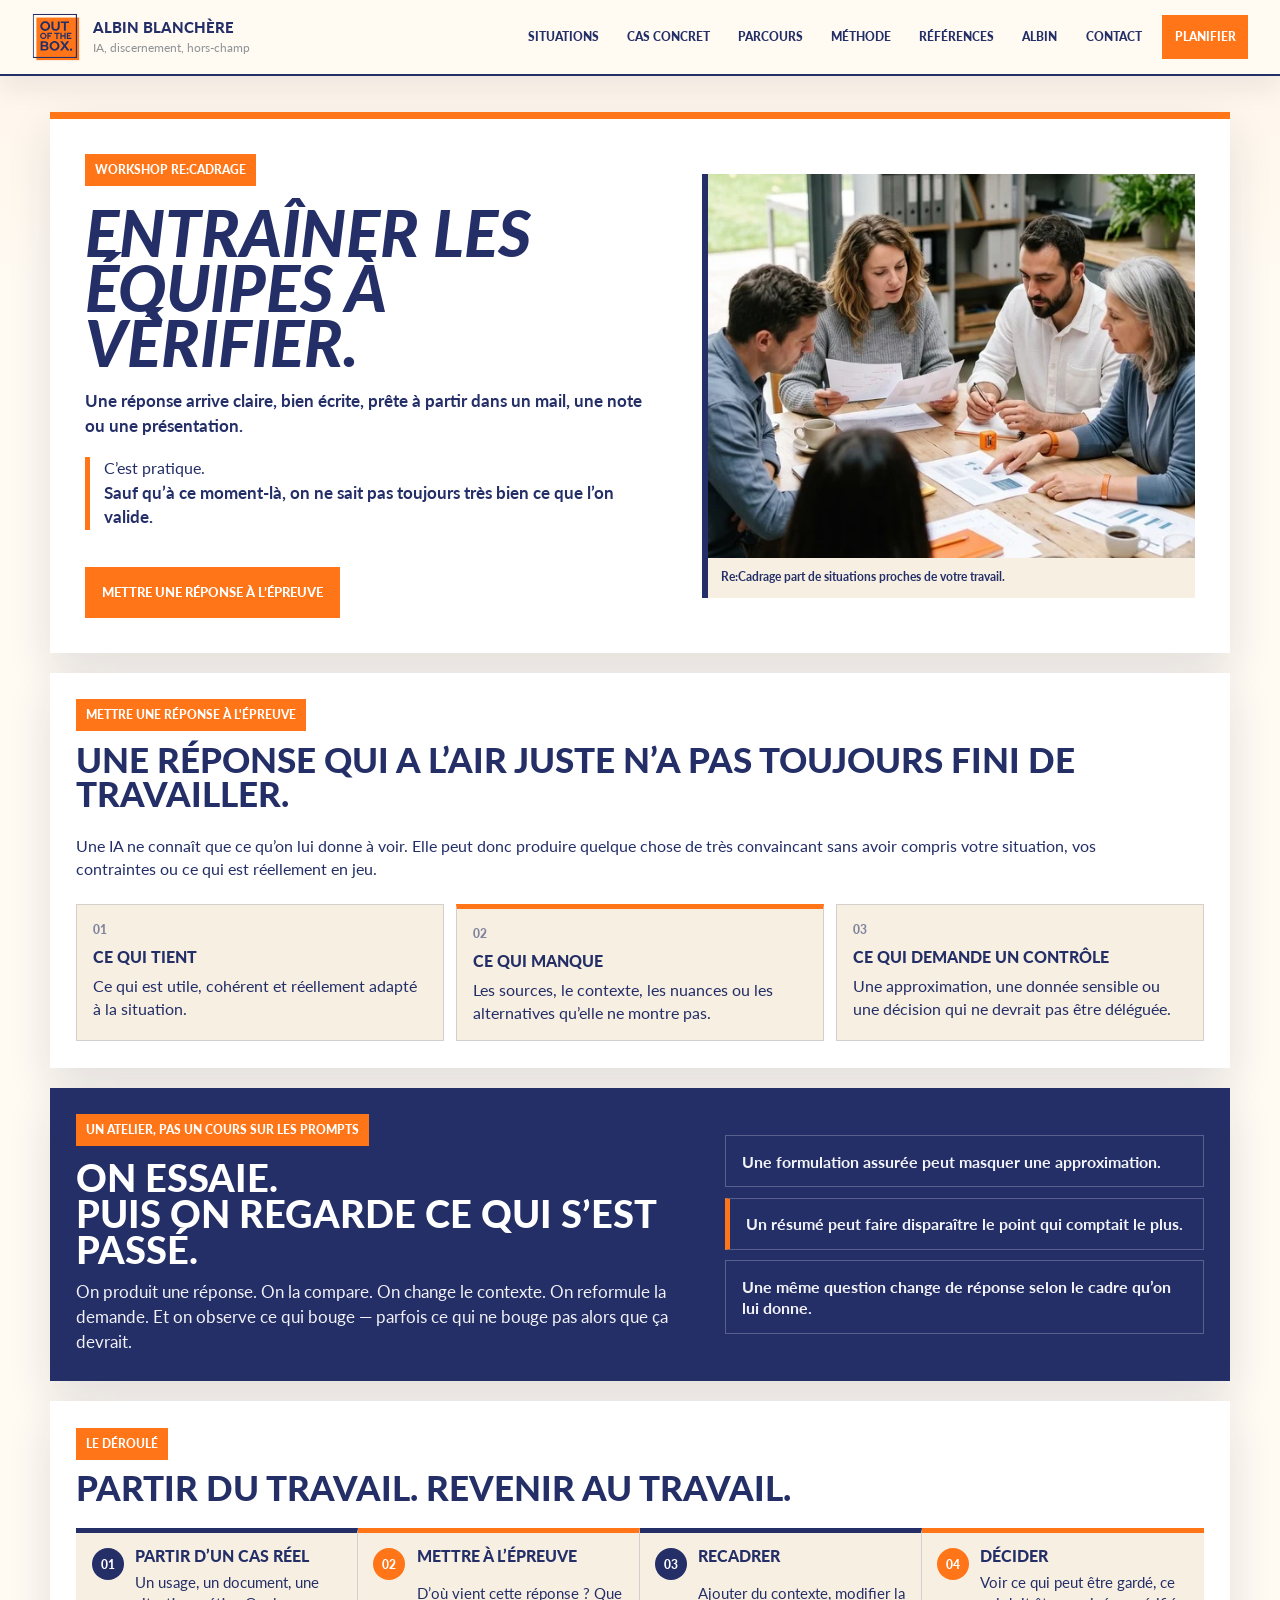
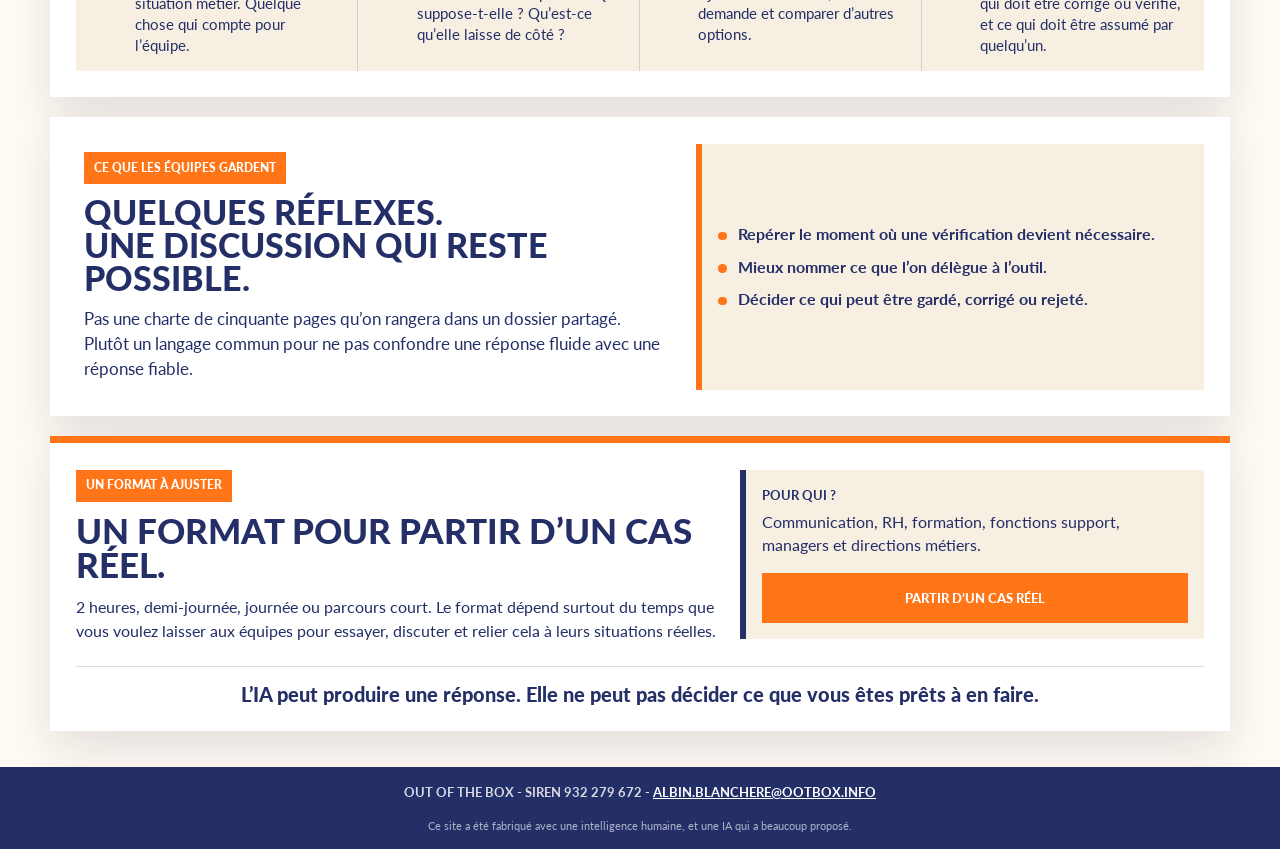
<file: recadrage/index.html>
<!doctype html>
<html lang="fr">
  <head>
    <meta charset="utf-8">
    <meta name="viewport" content="width=device-width, initial-scale=1">
    <title>Re:Cadrage | Workshop IA | Out of the Box</title>
    <meta name="description" content="Un workshop pour apprendre à vérifier les productions IA avant de s’appuyer dessus dans son travail.">
    <meta name="theme-color" content="#ff7518">
    <link rel="icon" type="image/svg+xml" href="../assets/Logo Out of the BoXV2.svg">
    <link rel="icon" type="image/png" sizes="365x366" href="../assets/OOTB_Logo.png">
    <link rel="apple-touch-icon" href="../assets/OOTB_Logo.png">
    <meta property="og:title" content="Re:Cadrage | Workshop IA | Out of the Box">
    <meta property="og:description" content="Un workshop pour apprendre à vérifier les productions IA avant de s’appuyer dessus dans son travail.">
    <meta property="og:type" content="website">
    <meta property="og:url" content="https://ootbox.info/recadrage/">
    <meta property="og:image" content="https://ootbox.info/assets/conference-room-about.jpg">
    <meta property="og:image:type" content="image/jpeg">
    <meta property="og:image:width" content="1400">
    <meta property="og:image:height" content="781">
    <meta property="og:image:alt" content="Albin Blanchère intervient devant une audience, avec le logo Out of the Box.">
    <meta name="twitter:card" content="summary_large_image">
    <meta name="twitter:image" content="https://ootbox.info/assets/conference-room-about.jpg">
    <link rel="preconnect" href="https://fonts.googleapis.com">
    <link rel="preconnect" href="https://fonts.gstatic.com" crossorigin>
    <link rel="stylesheet" href="https://fonts.googleapis.com/css2?family=Lato:ital,wght@0,300;0,400;0,700;0,900;1,400;1,700;1,900&display=swap">
    <link rel="stylesheet" href="../styles.v2.css">
  </head>
  <body class="recadrage-page" data-contact-email="albin.blanchere@ootbox.info">
    <a class="skip-link" href="#contenu">Aller au contenu</a>

    <header class="site-header" data-header>
      <a class="brand" href="../" aria-label="Retour à l'accueil">
        <img src="../assets/Logo Out of the BoXV2.svg" alt="Out of the Box">
        <span class="brand-copy"><strong>Albin Blanchère</strong><em>IA, discernement, hors-champ</em></span>
      </a>
      <button class="nav-toggle" type="button" aria-expanded="false" aria-controls="site-nav">
        <span class="nav-toggle-icon" aria-hidden="true"><span></span><span></span><span></span></span><span class="nav-toggle-label">Menu</span>
      </button>
      <nav id="site-nav" class="site-nav" aria-label="Navigation principale">
        <a href="../#situations">Situations</a><a href="../#probleme">Cas concret</a><a href="../#offres">Parcours</a><a href="../#methode">Méthode</a><a href="../#preuves">Références</a><a href="../#apropos">Albin</a><a href="../#contact">Contact</a><a class="nav-cta" href="../?besoin=workshop#contact">Planifier</a>
      </nav>
    </header>

    <main id="contenu" class="recadrage-main">
      <section class="recadrage-hero">
        <div class="sheet-shell recadrage-hero-panel reveal">
          <div class="recadrage-hero-copy">
            <p class="section-label">WORKSHOP RE:CADRAGE</p>
            <h1>ENTRAÎNER LES ÉQUIPES À VÉRIFIER.</h1>
            <p class="recadrage-lead">Une réponse arrive claire, bien écrite, prête à partir dans un mail, une note ou une présentation.</p>
            <p class="recadrage-hook">C’est pratique. <strong>Sauf qu’à ce moment-là, on ne sait pas toujours très bien ce que l’on valide.</strong></p>
            <div class="hero-actions" aria-label="Actions principales">
              <a class="button primary" href="../?besoin=workshop#contact">Mettre une réponse à l’épreuve</a>
            </div>
          </div>
          <figure class="recadrage-hero-media">
            <img src="../assets/product-workshop-illustration.webp" alt="Une équipe réunie autour d'une table pour examiner des documents">
            <figcaption>Re:Cadrage part de situations proches de votre travail.</figcaption>
          </figure>
        </div>
      </section>

      <section class="sheet-shell recadrage-check-section reveal">
        <div class="recadrage-section-heading">
          <p class="section-label">METTRE UNE RÉPONSE À L'ÉPREUVE</p>
          <h2>UNE RÉPONSE QUI A L’AIR JUSTE N’A PAS TOUJOURS FINI DE TRAVAILLER.</h2>
        </div>
        <p class="recadrage-intro">Une IA ne connaît que ce qu’on lui donne à voir. Elle peut donc produire quelque chose de très convaincant sans avoir compris votre situation, vos contraintes ou ce qui est réellement en jeu.</p>
        <div class="recadrage-check-grid">
          <article><span>01</span><h3>CE QUI TIENT</h3><p>Ce qui est utile, cohérent et réellement adapté à la situation.</p></article>
          <article><span>02</span><h3>CE QUI MANQUE</h3><p>Les sources, le contexte, les nuances ou les alternatives qu’elle ne montre pas.</p></article>
          <article><span>03</span><h3>CE QUI DEMANDE UN CONTRÔLE</h3><p>Une approximation, une donnée sensible ou une décision qui ne devrait pas être déléguée.</p></article>
        </div>
      </section>

      <section class="recadrage-lab-section reveal">
        <div class="sheet-shell recadrage-lab-panel">
          <div class="recadrage-lab-copy">
            <p class="section-label section-label-on-blue">UN ATELIER, PAS UN COURS SUR LES PROMPTS</p>
            <h2>ON ESSAIE.<span>PUIS ON REGARDE CE QUI S’EST PASSÉ.</span></h2>
            <p>On produit une réponse. On la compare. On change le contexte. On reformule la demande. Et on observe ce qui bouge — parfois ce qui ne bouge pas alors que ça devrait.</p>
          </div>
          <div class="recadrage-lab-notes" aria-label="Principes de l'atelier">
            <p>Une formulation assurée peut masquer une approximation.</p>
            <p>Un résumé peut faire disparaître le point qui comptait le plus.</p>
            <p>Une même question change de réponse selon le cadre qu’on lui donne.</p>
          </div>
        </div>
      </section>

      <section id="deroule" class="sheet-shell recadrage-flow-section reveal">
        <div class="recadrage-section-heading">
          <p class="section-label">LE DÉROULÉ</p>
          <h2>PARTIR DU TRAVAIL. REVENIR AU TRAVAIL.</h2>
        </div>
        <ol class="recadrage-flow">
          <li><span>01</span><div><h3>PARTIR D’UN CAS RÉEL</h3><p>Un usage, un document, une situation métier. Quelque chose qui compte pour l’équipe.</p></div></li>
          <li><span>02</span><div><h3>METTRE À L’ÉPREUVE</h3><p>D’où vient cette réponse ? Que suppose-t-elle ? Qu’est-ce qu’elle laisse de côté ?</p></div></li>
          <li><span>03</span><div><h3>RECADRER</h3><p>Ajouter du contexte, modifier la demande et comparer d’autres options.</p></div></li>
          <li><span>04</span><div><h3>DÉCIDER</h3><p>Voir ce qui peut être gardé, ce qui doit être corrigé ou vérifié, et ce qui doit être assumé par quelqu’un.</p></div></li>
        </ol>
      </section>

      <section class="sheet-shell recadrage-takeaway-section reveal">
        <div class="recadrage-takeaway-copy">
          <p class="section-label">CE QUE LES ÉQUIPES GARDENT</p>
          <h2>QUELQUES RÉFLEXES.<span>UNE DISCUSSION QUI RESTE POSSIBLE.</span></h2>
          <p>Pas une charte de cinquante pages qu’on rangera dans un dossier partagé. Plutôt un langage commun pour ne pas confondre une réponse fluide avec une réponse fiable.</p>
        </div>
        <ul class="recadrage-takeaway-list">
          <li>Repérer le moment où une vérification devient nécessaire.</li>
          <li>Mieux nommer ce que l’on délègue à l’outil.</li>
          <li>Décider ce qui peut être gardé, corrigé ou rejeté.</li>
        </ul>
      </section>

      <section class="sheet-shell recadrage-final reveal">
        <div>
          <p class="section-label">UN FORMAT À AJUSTER</p>
          <h2>UN FORMAT POUR PARTIR D’UN CAS RÉEL.</h2>
          <p>2 heures, demi-journée, journée ou parcours court. Le format dépend surtout du temps que vous voulez laisser aux équipes pour essayer, discuter et relier cela à leurs situations réelles.</p>
        </div>
        <div class="recadrage-final-side">
          <p><strong>POUR QUI ?</strong> Communication, RH, formation, fonctions support, managers et directions métiers.</p>
          <a class="button primary" href="../?besoin=workshop#contact">Partir d’un cas réel</a>
        </div>
        <p class="recadrage-final-statement">L’IA peut produire une réponse. Elle ne peut pas décider ce que vous êtes prêts à en faire.</p>
      </section>
    </main>

    <footer class="site-footer">
      <p class="mention-legale">Out of the Box - SIREN 932 279 672 - <a href="mailto:albin.blanchere@ootbox.info">albin.blanchere@ootbox.info</a></p>
      <p class="site-ai-credit">Ce site a été fabriqué avec une intelligence humaine, et une IA qui a beaucoup proposé.</p>
    </footer>
    <script src="../script.js?v=20260701"></script>
  </body>
</html>
</file>
<file: styles.v2.css>
﻿:root {
  --orange: #ff7518;
  --blue: #242e67;
  --blue-deep: #171f4c;
  --blue-panel: #2f5677;
  --gray: #8e9297;
  --light-gray: #e9edf0;
  --paper: #fffaf2;
  --paper-strong: #f6efe2;
  --ink: #242e67;
  --ink-deep: #171f4c;
  --line: rgba(36, 46, 103, 0.16);
  --line-strong: rgba(36, 46, 103, 0.28);
  --white: #ffffff;
  --shadow: 0 18px 42px rgba(23, 31, 76, 0.12);
  --max: 1180px;
  --header: 76px;
  --radius: 8px;
  --ease: cubic-bezier(0.22, 1, 0.36, 1);
}

* {
  box-sizing: border-box;
}

html {
  scroll-behavior: smooth;
  scroll-padding-top: calc(var(--header) + 20px);
}

body {
  margin: 0;
  background:
    linear-gradient(180deg, rgba(255, 117, 24, 0.04), transparent 18rem),
    var(--paper);
  color: var(--ink);
  font-family: "Lato", "Segoe UI", "Helvetica Neue", Arial, sans-serif;
  line-height: 1.52;
  overflow-x: hidden;
}

body.nav-open {
  overflow: hidden;
}

img {
  display: block;
  max-width: 100%;
}

a {
  color: inherit;
}

h1,
h2,
h3 {
  margin: 0;
  color: inherit;
  font-family: "Lato", "Segoe UI", "Helvetica Neue", Arial, sans-serif;
  font-weight: 900;
  letter-spacing: 0;
  line-height: 0.98;
  text-transform: uppercase;
}

p {
  margin: 0;
}

.skip-link {
  position: absolute;
  top: -4rem;
  left: 1rem;
  z-index: 60;
  padding: 0.75rem 1rem;
  background: var(--orange);
  color: #ffffff !important;
  font-weight: 700;
  text-decoration: none;
}

.skip-link:focus {
  top: 1rem;
}

.site-header {
  position: sticky;
  top: 0;
  z-index: 40;
  display: flex;
  align-items: center;
  justify-content: space-between;
  gap: 1rem;
  min-height: var(--header);
  padding: 0.8rem clamp(1rem, 3vw, 2rem);
  background: rgba(255, 250, 242, 0.96);
  border-bottom: 2px solid var(--blue);
  box-shadow: 0 12px 28px rgba(23, 31, 76, 0.08);
  backdrop-filter: blur(14px);
}

.brand {
  display: inline-flex;
  align-items: center;
  gap: 0.8rem;
  min-width: 0;
  text-decoration: none;
}

.brand img {
  width: 48px;
  height: 48px;
  flex: none;
  object-fit: contain;
}

.brand-copy {
  display: grid;
  gap: 0.05rem;
}

.brand-copy strong {
  color: var(--blue);
  font-size: 0.92rem;
  font-weight: 900;
  text-transform: uppercase;
}

.brand-copy em {
  color: var(--gray);
  font-size: 0.76rem;
  font-style: normal;
}

.site-nav {
  display: flex;
  align-items: center;
  gap: 0.2rem;
}

.site-nav a,
.nav-toggle,
.button,
.card-link {
  min-height: 44px;
}

.site-nav a {
  display: inline-flex;
  align-items: center;
  justify-content: center;
  padding: 0.62rem 0.78rem;
  color: var(--blue);
  font-size: 0.78rem;
  font-weight: 900;
  text-decoration: none;
  text-transform: uppercase;
  transition: background-color 180ms var(--ease), color 180ms var(--ease);
}

.site-nav a:hover,
.site-nav a:focus-visible,
.site-nav a.is-active {
  background: var(--orange);
  color: #ffffff !important;
  outline: none;
}

.site-nav .nav-cta {
  margin-left: 0.3rem;
  background: var(--orange);
  color: #ffffff !important;
}

.nav-toggle {
  display: none;
  align-items: center;
  justify-content: center;
  gap: 0.6rem;
  border: 0;
  padding: 0.72rem 0.9rem;
  background: var(--orange);
  color: #ffffff !important;
  line-height: 1;
  font-weight: 900;
  font-size: 0.76rem;
  letter-spacing: 0.04em;
  text-transform: uppercase;
  transition: transform 180ms var(--ease), box-shadow 180ms var(--ease), background-color 180ms var(--ease);
}

.nav-toggle:hover,
.nav-toggle:focus-visible {
  box-shadow: 0 10px 22px rgba(23, 31, 76, 0.12);
  outline: none;
}

.nav-toggle-icon {
  display: inline-grid;
  gap: 4px;
  width: 18px;
  flex: none;
}

.nav-toggle-icon span {
  display: block;
  width: 18px;
  height: 2px;
  border-radius: 999px;
  background: var(--white);
  transform-origin: center;
  transition: transform 180ms var(--ease), opacity 180ms var(--ease);
}

.nav-toggle-label {
  display: block;
  line-height: 1;
}

.nav-toggle[aria-expanded="true"] .nav-toggle-icon span:nth-child(1) {
  transform: translateY(6px) rotate(45deg);
}

.nav-toggle[aria-expanded="true"] .nav-toggle-icon span:nth-child(2) {
  opacity: 0;
}

.nav-toggle[aria-expanded="true"] .nav-toggle-icon span:nth-child(3) {
  transform: translateY(-6px) rotate(-45deg);
}

.sheet-shell {
  width: min(100% - 2rem, var(--max));
  margin: 0 auto;
}

.hero-sheet,
.paper-section {
  padding: clamp(1.4rem, 3.2vw, 3rem) 0;
}

.hero-sheet {
  position: relative;
}

.hero-rail {
  position: absolute;
  left: max(0px, calc((100% - var(--max)) / 2 - 42px));
  top: 2.2rem;
  bottom: 2.2rem;
  display: grid;
  place-items: center;
  width: 42px;
  background: var(--orange);
  color: #ffffff !important;
  font-size: 0.74rem;
  font-weight: 900;
  text-transform: uppercase;
  writing-mode: vertical-rl;
  text-orientation: mixed;
}

.hero-panel,
.paper-section .sheet-shell,
.final-panel {
  position: relative;
  background: var(--white);
  box-shadow: var(--shadow);
}

.hero-panel {
  display: grid;
  gap: clamp(0.65rem, 1.2vw, 1.1rem);
  padding: clamp(1.1rem, 2vw, 1.6rem) clamp(1.2rem, 3vw, 2rem) clamp(1.4rem, 2.5vw, 2rem);
  border-left: 1px solid var(--line);
}

.badge,
.section-label,
.offer-tag {
  display: inline-flex;
  align-items: center;
  min-height: 32px;
  width: fit-content;
  padding: 0.32rem 0.62rem;
  font-size: 0.75rem;
  font-weight: 900;
  text-transform: uppercase;
}

.badge-orange,
.section-label,
.offer-tag,
.section-label-on-blue {
  background: var(--orange);
  color: #ffffff !important;
}

.badge-gray {
  background: var(--gray);
  color: #ffffff !important;
}

.hero-head {
  display: grid;
  grid-template-columns: clamp(170px, 13vw, 220px) minmax(0, 1fr);
  gap: clamp(1.8rem, 3.5vw, 3.2rem);
  align-items: center;
}

.hero-head-copy {
  min-width: 0;
  max-width: 920px;
}

.hero-brandmark {
  position: relative;
  display: flex;
  align-items: center;
  justify-content: flex-start;
  padding-block: 0.65rem 1rem;
}

.hero-brandmark::after {
  content: "";
  position: absolute;
  left: 50%;
  bottom: 0.2rem;
  width: clamp(116px, 9vw, 152px);
  height: 16px;
  border-radius: 999px;
  background: radial-gradient(circle, rgba(23, 31, 76, 0.18) 0%, rgba(23, 31, 76, 0.08) 48%, rgba(23, 31, 76, 0) 76%);
  transform: translateX(-50%);
  filter: blur(8px);
  animation: robotShadow 4.4s ease-in-out infinite;
  pointer-events: none;
}

.hero-robot {
  position: relative;
  display: block;
  width: clamp(170px, 13vw, 220px);
  max-width: 100%;
  transform-origin: center center;
  animation: robotFloat 4.4s ease-in-out infinite;
  will-change: transform;
}

.hero-robot img {
  display: block;
  width: clamp(170px, 13vw, 220px);
  max-width: 100%;
  height: auto;
  background: transparent;
}

.hero-robot-closed {
  position: absolute;
  inset: 0;
  opacity: 0;
  animation: robotBlink 9.6s ease-in-out infinite;
}

.hero-title {
  width: 100%;
  max-width: 920px;
  color: var(--blue);
  font-size: clamp(3.2rem, 4.25vw, 5rem);
  font-style: italic;
  line-height: 0.9;
  letter-spacing: -0.035em;
  overflow-wrap: normal;
  word-break: normal;
}

.hero-title-line {
  display: block;
  max-width: 100%;
  white-space: normal;
  overflow-wrap: normal;
}

.hero-title-line-decision {
  max-width: 100%;
}

.hero-subtitle {
  max-width: 980px;
  margin-top: clamp(0.55rem, 1vw, 0.85rem);
  color: var(--blue);
  font-size: clamp(1.06rem, 1.2vw, 1.28rem);
  line-height: 1.3;
  font-weight: 900;
}

.hero-target,
.hero-bio {
  max-width: 980px;
  color: rgba(36, 46, 103, 0.78);
}

.hero-target {
  margin-top: 0.65rem;
  font-size: 0.98rem;
  line-height: 1.45;
  font-weight: 700;
}

.hero-bio {
  margin-top: 0.8rem;
  font-size: 0.96rem;
  line-height: 1.58;
}

.hero-urgency {
  max-width: 780px;
  margin-top: 0.75rem;
  padding-left: 0.8rem;
  border-left: 4px solid var(--orange);
  color: var(--blue);
  font-size: 0.98rem;
  font-weight: 700;
  line-height: 1.48;
}

.format-clarity {
  max-width: 760px;
  margin: 0.95rem 0 0;
  padding-left: 0.8rem;
  border-left: 4px solid var(--orange);
  color: rgba(36, 46, 103, 0.82);
  font-size: 0.96rem;
  line-height: 1.5;
}

@media (min-width: 1100px) {
  .hero-title-line {
    white-space: nowrap;
  }
}

.nowrap-desktop {
  white-space: nowrap;
}

.hero-band {
  margin-top: 1.4rem;
  padding: 0.82rem 1rem;
  background: var(--blue);
  color: #ffffff !important;
  font-size: clamp(0.96rem, 1.4vw, 1.12rem);
  font-weight: 700;
  text-transform: uppercase;
}

.hero-intro-row {
  display: grid;
  gap: 0.85rem;
  width: 100%;
  max-width: 900px;
}

.hero-chatbot-row {
  width: 100%;
  display: flex;
  justify-content: center;
  margin-top: clamp(0.5rem, 1vw, 0.9rem);
  margin-bottom: clamp(0.9rem, 1.6vw, 1.35rem);
}

.chatbot-demo-minimal {
  width: min(100%, 980px);
  max-width: 980px;
  margin: 0 auto;
}

.hero-head {
  display: grid;
  grid-template-columns: clamp(170px, 13vw, 220px) minmax(0, 1fr);
  gap: clamp(1.8rem, 3.5vw, 3.2rem);
  align-items: center;
}

.chatbot-demo {
  position: relative;
  inset: auto;
  display: block;
  min-width: 0;
  width: min(100%, 980px);
  max-width: 980px;
  margin: 0;
  padding: 0;
  background: transparent;
  border: 0;
  box-shadow: none;
  overflow: visible;
  transform: none;
  z-index: auto;
}

.chatbot-input-shell {
  position: relative;
  display: grid;
  grid-template-columns: auto minmax(0, 1fr) auto;
  align-items: center;
  gap: 1rem;
  min-height: 78px;
  height: 78px;
  padding: 0.62rem 0.95rem;
  border: 1px solid rgba(36, 46, 103, 0.14);
  border-radius: 999px;
  background: #ffffff;
  box-shadow: 0 12px 28px rgba(23, 31, 76, 0.08);
  transition:
    border-color 180ms var(--ease),
    box-shadow 180ms var(--ease),
    transform 180ms var(--ease);
}

.chatbot-input-shell.is-sending,
.chatbot-demo.is-sending .chatbot-input-shell {
  border-color: rgba(191, 30, 46, 0.9);
  box-shadow:
    0 12px 28px rgba(23, 31, 76, 0.1),
    0 0 0 4px rgba(191, 30, 46, 0.1);
}

.chatbot-input-marker {
  flex: 0 0 auto;
  width: 0.75rem;
  height: 0.75rem;
  border-radius: 999px;
  background: var(--orange);
  box-shadow: 0 0 0 5px rgba(255, 117, 24, 0.12);
}

.chatbot-input-text {
  position: relative;
  display: flex;
  align-items: center;
  min-width: 0;
  min-height: 0;
  max-height: none;
  color: var(--blue);
  font-size: clamp(1rem, 1.1vw, 1.2rem);
  font-weight: 700;
  line-height: 1.2;
  overflow: visible;
  word-break: normal;
  overflow-wrap: normal;
  hyphens: none;
}

.chatbot-input-text [data-chatbot-typing] {
  display: inline;
  white-space: normal;
  max-width: 100%;
  word-break: normal;
  overflow-wrap: normal;
  hyphens: none;
}

.chatbot-input-text::after {
  content: attr(data-glitch-text);
  position: absolute;
  inset: 0;
  color: rgba(255, 117, 24, 0.42);
  opacity: 0;
  pointer-events: none;
  transform: translateX(0);
  mix-blend-mode: multiply;
}

.typing-cursor {
  display: inline-block;
  width: 2px;
  height: 1em;
  margin-left: 0.08rem;
  vertical-align: -0.12em;
  background: var(--orange);
  animation: cursorBlink 900ms steps(2, start) infinite;
}

.chatbot-send {
  display: inline-grid;
  place-items: center;
  flex: 0 0 auto;
  width: 54px;
  height: 54px;
  min-width: 54px;
  padding: 0;
  border: 1px solid rgba(36, 46, 103, 0.18);
  border-radius: 999px;
  background: var(--blue);
  color: #ffffff !important;
  font-size: 1.02rem;
  line-height: 1;
  text-align: center;
  box-shadow: 0 10px 22px rgba(23, 31, 76, 0.14);
  pointer-events: none;
  transition:
    transform 180ms var(--ease),
    background-color 180ms var(--ease),
    border-color 180ms var(--ease),
    box-shadow 180ms var(--ease);
}

.chatbot-send-icon {
  display: block;
  width: 22px;
  height: 22px;
  overflow: visible;
}

.chatbot-send.is-sending,
.chatbot-demo.is-sending .chatbot-send {
  background: #bf1e2e;
  border-color: #bf1e2e;
  box-shadow: 0 14px 26px rgba(191, 30, 46, 0.2);
  transform: translateX(2px) scale(1.04);
  animation: sendPulse 560ms var(--ease);
}

.chatbot-helper {
  margin-top: 0.35rem;
  margin-bottom: 0;
  font-size: 0.82rem;
  line-height: 1.2;
  color: rgba(36, 46, 103, 0.72);
}

.chatbot-input-shell.is-glitching,
.chatbot-demo.is-glitching .chatbot-input-shell {
  border-color: rgba(191, 30, 46, 0.96);
  box-shadow:
    0 0 0 1px rgba(191, 30, 46, 0.2),
    0 16px 30px rgba(191, 30, 46, 0.18);
  animation: chatbotGlitch 520ms steps(2, end);
}

.chatbot-demo.is-glitching .chatbot-input-shell::after {
  content: "";
  position: absolute;
  left: 0.9rem;
  right: 0.9rem;
  top: 50%;
  height: 1px;
  background: linear-gradient(90deg, transparent, rgba(191, 30, 46, 0.62), transparent);
  opacity: 0;
  transform: translateY(-50%);
  animation: chatbotScanline 460ms ease-out both;
  pointer-events: none;
}

.chatbot-demo.is-glitching .chatbot-input-text::after {
  opacity: 1;
  animation: chatbotGhostText 460ms ease-out both;
}

.chatbot-demo.is-glitching .chatbot-send {
  background: #bf1e2e;
  border-color: #bf1e2e;
  box-shadow: 0 0 0 6px rgba(191, 30, 46, 0.1);
}

.chatbot-demo.is-empty .chatbot-send {
  box-shadow: none;
  opacity: 0.92;
}

.chatbot-demo.is-static .typing-cursor {
  display: none;
}

.hero-lead {
  max-width: 900px;
  color: var(--blue);
  font-size: clamp(1.02rem, 1.2vw, 1.18rem);
  line-height: 1.4;
}

.hero-actions {
  display: flex;
  flex-wrap: wrap;
  gap: 0.85rem;
  margin-top: 1.15rem;
}

.button,
.card-link {
  display: inline-flex;
  align-items: center;
  justify-content: center;
  padding: 0.88rem 1rem;
  border-radius: 0;
  border: 1px solid transparent;
  font-size: 0.84rem;
  font-weight: 900;
  text-decoration: none;
  text-transform: uppercase;
  transition:
    transform 180ms var(--ease),
    background-color 180ms var(--ease),
    color 180ms var(--ease),
    box-shadow 180ms var(--ease),
    border-color 180ms var(--ease);
}

.button.primary,
.card-link {
  background: var(--orange);
  color: #ffffff !important;
}

.button.secondary {
  background: var(--white);
  color: var(--blue);
  border-color: var(--line-strong);
}

.button--download {
  gap: 0.48rem;
}

.button-download-icon {
  width: 1rem;
  height: 1rem;
  flex: 0 0 auto;
}

.button:hover,
.button:focus-visible,
.card-link:hover,
.card-link:focus-visible {
  transform: translateY(-2px);
  box-shadow: 0 10px 22px rgba(23, 31, 76, 0.12);
  outline: none;
}

.hero-evidence-grid {
  display: grid;
  grid-template-columns: repeat(3, minmax(0, 1fr));
  gap: 0.8rem;
  margin-top: 1.35rem;
}

.evidence-card {
  padding: 0.95rem;
  background: var(--blue-panel);
  border-radius: var(--radius);
}

.evidence-card span {
  display: block;
  margin-bottom: 0.55rem;
  color: rgba(255, 255, 255, 0.72);
  font-size: 0.72rem;
  font-weight: 700;
  text-transform: uppercase;
}

.evidence-card strong {
  display: block;
  color: #ffffff !important;
  font-size: 1.06rem;
  font-weight: 900;
  text-transform: uppercase;
}

@keyframes cursorBlink {
  0%,
  45% {
    opacity: 1;
  }

  46%,
  100% {
    opacity: 0;
  }
}

@keyframes robotFloat {
  0%,
  100% {
    transform: translate3d(0, 2px, 0) rotate(-0.6deg);
  }

  50% {
    transform: translate3d(0, -7px, 0) rotate(0.7deg);
  }
}

@keyframes robotShadow {
  0%,
  100% {
    opacity: 0.18;
    transform: translateX(-50%) scaleX(0.94);
  }

  50% {
    opacity: 0.11;
    transform: translateX(-50%) scaleX(0.82);
  }
}

@keyframes robotBlink {
  0%,
  46%,
  48%,
  89%,
  91%,
  100% {
    opacity: 0;
  }

  46.8%,
  47.4%,
  89.8%,
  90.35% {
    opacity: 1;
  }
}

@keyframes sendPulse {
  0% {
    transform: translateX(0) scale(1);
  }

  50% {
    transform: translateX(2px) scale(1.08);
  }

  100% {
    transform: translateX(2px) scale(1.04);
  }
}

@keyframes chatbotGlitch {
  0% {
    transform: translateX(0);
  }

  12% {
    transform: translateX(-2px);
  }

  24% {
    transform: translateX(3px);
  }

  36% {
    transform: translateX(-1px);
  }

  52% {
    transform: translateX(2px);
  }

  70% {
    transform: translateX(0);
  }

  100% {
    transform: translateX(0);
  }
}

@keyframes chatbotGhostText {
  0% {
    opacity: 0;
    transform: translateX(0);
  }

  18% {
    opacity: 0.42;
    transform: translateX(4px);
  }

  38% {
    opacity: 0.18;
    transform: translateX(-3px);
  }

  100% {
    opacity: 0;
    transform: translateX(0);
  }
}

@keyframes chatbotScanline {
  0% {
    opacity: 0;
    transform: translateY(-7px);
  }

  20% {
    opacity: 0.82;
  }

  60% {
    opacity: 0.2;
    transform: translateY(5px);
  }

  100% {
    opacity: 0;
    transform: translateY(9px);
  }
}

.paper-section .sheet-shell,
.final-panel {
  padding: clamp(1rem, 2vw, 1.45rem);
}

.paper-section-contrast .sheet-shell {
  background: var(--blue);
  color: #ffffff !important;
}

.section-heading {
  display: grid;
  gap: 0.9rem;
  margin-bottom: 1.15rem;
}

.section-heading h2,
.approach-copy h2,
.method-copy h2,
.about-copy h2,
.final-panel h2 {
  max-width: none;
  font-size: clamp(1.6rem, 2.95vw, 2.45rem);
}

#probleme .section-heading h2 {
  max-width: none;
  text-wrap: normal;
}

#offres .section-heading h2 {
  max-width: 26ch;
}

#apropos .about-copy h2 {
  max-width: 34ch;
}

#apropos .about-copy h2 span {
  display: block;
  white-space: nowrap;
}

@media (min-width: 1100px) {
  #probleme .section-heading h2 {
    max-width: none;
    font-size: clamp(2.35rem, 3.05vw, 3.55rem);
  }

  #offres .section-heading h2 {
    max-width: 30ch;
  }

  #apropos .about-copy h2 {
    max-width: 24ch;
    font-size: clamp(1.5rem, 2.5vw, 2.35rem);
  }

  #probleme .section-heading h2.section-title-split {
    max-width: 26ch;
  }

  #offres .section-heading h2.section-title-split {
    max-width: 20ch;
  }

  #apropos .about-copy h2.section-title-split {
    max-width: 22ch;
    white-space: normal;
    font-size: clamp(1.5rem, 2.5vw, 2.35rem);
  }
}

.section-title-one-line {
  max-width: none !important;
  white-space: nowrap;
  font-size: clamp(1.42rem, 2.38vw, 2.05rem) !important;
}

.section-title-split {
  max-width: none !important;
  font-size: clamp(1.42rem, 2.38vw, 2.05rem) !important;
  white-space: normal !important;
}

.section-title-split span {
  display: block;
  white-space: normal;
}

.paper-section .sheet-shell h2,
.paper-section .sheet-shell h3,
.paper-section .sheet-shell p,
.paper-section .sheet-shell dt,
.paper-section .sheet-shell dd,
.paper-section .sheet-shell li {
  color: inherit;
}

.paper-section .sheet-shell p,
.approach-copy p,
.method-copy p,
.about-copy p,
.final-panel p {
  color: inherit;
  font-size: clamp(0.98rem, 1.24vw, 1.08rem);
}

.section-intro {
  max-width: 42rem;
  color: var(--blue);
}

.section-intro-one-line {
  max-width: none;
  font-size: clamp(0.92rem, 1.02vw, 0.98rem) !important;
}

.on-dark {
  color: rgba(255, 255, 255, 0.86) !important;
}

#methode .section-intro {
  max-width: none;
  width: 100%;
  text-wrap: pretty;
}

.paper-section .sheet-shell {
  color: var(--blue);
}

.paper-section-contrast .sheet-shell {
  color: #ffffff !important;
}

.problem-grid,
.benefit-grid,
.offers-grid,
.target-grid {
  display: grid;
  gap: 1rem;
}

.problem-grid {
  grid-template-columns: repeat(3, minmax(0, 1fr));
}

.problem-grid-compact .issue-card {
  background: var(--paper-strong);
  border-top: 5px solid var(--blue);
  box-shadow: var(--shadow);
}

.problem-grid-compact .issue-card h3,
.problem-grid-compact .issue-card p {
  color: var(--blue) !important;
}

/* ============================
   CAS CONCRET
   ============================ */

.scene-chapter-label {
  display: block;
  margin-bottom: 0.6rem;
  font-size: 0.72rem;
  font-weight: 900;
  text-transform: uppercase;
  letter-spacing: 0.06em;
  color: var(--orange);
}

.scene-quote {
  margin-top: 0.75rem;
}

.scene-quote + .scene-quote {
  padding-top: 0.6rem;
  border-top: 1px solid var(--border-light);
}

.scene-speaker {
  display: block;
  font-size: 0.78rem;
  font-weight: 700;
  color: var(--text-light);
  margin-bottom: 0.15rem;
}

.scene-speech {
  margin: 0;
  font-size: 0.95rem;
  line-height: 1.5;
  font-weight: 600;
  color: var(--blue);
}

.scene-ux {
  margin: 0;
  display: flex;
  flex-direction: column;
  gap: 0.6rem;
}

.scene-ux-window {
  padding: 0.9rem 1rem;
  background: var(--white);
  border: 1px solid var(--border-light);
  border-radius: 6px;
  box-shadow: 0 4px 12px rgba(0, 0, 0, 0.06);
}

.scene-ux-heading {
  margin: 0;
  font-weight: 700;
  color: var(--blue);
  font-size: 0.95rem;
}

.scene-ux-detail {
  margin: 0.3rem 0 0;
  font-size: 0.88rem;
  color: var(--text-body);
}

.scene-image {
  display: block;
  width: 100%;
  height: auto;
  max-width: 400px;
  margin: 0.5rem auto 0;
  filter: drop-shadow(0 12px 24px rgba(23, 31, 76, 0.12));
}

.scene-outro {
  margin-top: 1.5rem;
  max-width: 42rem;
}

.scene-outro p {
  margin-top: 0.4rem;
  line-height: 1.55;
}

.scene-highlight {
  margin-top: 0.75rem !important;
  padding: 0.75rem 1rem;
  background: var(--blue);
  color: var(--white) !important;
  font-weight: 700;
}

.scene-disclaimer {
  margin-top: 1rem;
  font-size: 0.8rem;
  font-style: italic;
  color: var(--text-light);
}

/* ============================
   CAS CONCRET
   ============================ */
.case-card {
  display: flex;
  flex-direction: column;
  background: var(--white);
  border: 1px solid var(--line);
  border-radius: 8px;
  box-shadow: 0 4px 14px rgba(23, 31, 76, 0.06);
  overflow: hidden;
}

.case-top {
  display: grid;
  grid-template-columns: minmax(0, 1.55fr) minmax(340px, 1fr);
  gap: 0;
}

.case-story {
  display: flex;
  flex-direction: column;
  gap: 18px;
  padding: 0.65rem 0.9rem;
  justify-content: space-between;
}

.case-bottom {
  display: flex;
  flex-direction: column;
  gap: 8px;
  padding: 1rem 0.9rem;
  border-top: 1px solid var(--line);
}

.case-visual {
  aspect-ratio: 1 / 1;
  width: 100%;
  display: flex;
  align-items: center;
  justify-content: center;
  background: #f0f2f5;
  padding: 0;
}

.case-label {
  display: block;
  font-size: 0.65rem;
  font-weight: 800;
  text-transform: uppercase;
  letter-spacing: 0.06em;
  color: var(--orange);
  margin-bottom: 2px;
}

.case-speech {
  padding-bottom: 10px;
  border-bottom: 1px solid var(--line);
}

.case-speech:last-of-type {
  border-bottom: none;
}

.case-who {
  display: block;
  font-size: 0.68rem;
  font-weight: 700;
  color: var(--gray);
  margin-bottom: 3px;
}

.case-say {
  margin: 0;
  font-size: 0.87rem;
  line-height: 1.45;
  font-weight: 600;
  color: var(--blue);
}

.case-hl {
  background: rgba(255, 117, 24, 0.15);
  color: inherit;
  padding: 1px 4px;
  border-radius: 2px;
}

.case-cr {
  display: flex;
  flex-direction: column;
  gap: 10px;
}

.case-synth {
  padding: 0.7rem 0.85rem;
  background: var(--paper-strong);
  border: 1px solid var(--line);
  border-radius: 5px;
  display: flex;
  flex-direction: column;
  gap: 6px;
}

.case-badge {
  display: inline-block;
  align-self: flex-start;
  padding: 3px 8px;
  font-size: 0.5rem;
  font-weight: 800;
  text-transform: uppercase;
  letter-spacing: 0.04em;
  color: #ffffff !important;
  background: var(--blue);
  border-radius: 3px;
}

.case-syn-title {
  margin: 0;
  font-size: 0.88rem;
  font-weight: 700;
  color: var(--blue);
}

.case-synth ul {
  margin: 2px 0 0;
  padding: 0 0 0 16px;
}

.case-synth li {
  margin-top: 3px;
  font-size: 0.78rem;
  line-height: 1.4;
  color: var(--text-body);
}

.case-after {
  display: block;
}

.case-after p {
  margin: 0;
  font-size: 0.78rem;
  line-height: 1.5;
  color: var(--text-body);
  display: inline;
}

.case-after p + p::before {
  content: " ";
}

.case-strong {
  background: var(--blue);
  padding: 0.75rem 1rem;
  border-radius: 4px;
  margin-top: 0;
  text-align: center;
}

#probleme .case-strong p {
  margin: 0;
  color: #ffffff;
  font-weight: 700;
  font-size: clamp(0.9rem, 1vw, 1.05rem);
  line-height: 1.28;
  text-wrap: normal;
}

@media (min-width: 1100px) {
  #probleme .case-strong p {
    white-space: nowrap;
  }
}

.case-visual img {
  display: block;
  width: 100%;
  height: 100%;
  object-fit: contain;
}

.case-synth {
  display: grid;
  grid-template-columns: auto 1fr;
  gap: 1.25rem;
  align-items: stretch;
}

.case-synth-icon {
  display: flex;
  align-items: center;
  justify-content: center;
  min-height: 0;
  height: 100%;
}

.case-synth-icon img {
  display: block;
  width: auto;
  height: 100%;
  max-height: 100px;
  max-width: 90px;
}

.case-synth-text {
  min-width: 0;
}

@media (max-width: 920px) {
  .case-top {
    grid-template-columns: 1fr;
  }
  .case-visual {
    aspect-ratio: 1 / 1;
    width: 100%;
    max-width: 400px;
    margin: 0 auto;
    order: 4;
  }
  .case-story {
    order: 1;
  }
}

/* ============================
   PARCOURS â€” Grille 2Ã-2
   ============================ */
.products-grid {
  display: grid;
  grid-template-columns: repeat(2, minmax(0, 1fr));
  gap: 28px;
  align-items: stretch;
}

.product-card {
  display: grid;
  grid-template-rows: auto 1fr auto;
  min-width: 0;
  background: var(--white);
  border: 1px solid var(--line);
  border-top: 5px solid var(--orange);
  border-radius: 8px;
  box-shadow: 0 4px 12px rgba(23, 31, 76, 0.04);
  overflow: hidden;
}

/* En-tÃªte pleine largeur */
.product-card__header {
  width: 100%;
  padding: 14px 20px 10px;
  border-bottom: 1px solid var(--line);
}

.product-card__meta {
  display: flex;
  align-items: baseline;
  gap: 6px;
  flex-wrap: wrap;
  margin-bottom: 4px;
}

.product-step {
  font-size: 0.6rem;
  font-weight: 800;
  text-transform: uppercase;
  letter-spacing: 0.05em;
  color: var(--orange);
  background: rgba(255, 117, 24, 0.1);
  padding: 2px 8px;
  border-radius: 3px;
}

.product-name {
  font-size: 0.68rem;
  color: var(--gray);
  font-weight: 600;
}

#offres .product-title {
  margin: 0;
  font-size: clamp(1.5rem, 2vw, 1.8rem);
  color: var(--blue);
  line-height: 1.15;
  font-weight: 800;
}

/* Zone principale deux colonnes */
.product-card__main {
  display: grid;
  grid-template-columns: minmax(190px, 0.38fr) minmax(0, 0.62fr);
  align-items: stretch;
  min-width: 0;
}

/* Colonne visuelle */
.product-card__media {
  display: flex;
  align-items: center;
  justify-content: center;
  min-width: 0;
  padding: 0;
  height: 100%;
  box-sizing: border-box;
  position: relative;
  overflow: hidden;
  border: 1px solid var(--orange);
}

.product-card__media img {
  display: block;
  width: 100%;
  height: 100%;
  object-fit: contain;
  transition: opacity 0.3s ease;
}

.product-card__media--art {
  padding: 0;
  background: var(--blue);
  min-height: 100%;
  max-height: none;
}

.product-card__media--art img {
  object-fit: cover;
  object-position: center;
}

.product-card--strategy .product-card__media--art img {
  object-position: center 56%;
}

.product-card--conference .product-card__main {
  grid-template-columns: minmax(190px, 0.38fr) minmax(0, 0.62fr);
}

.product-card--conference .product-card__media {
  min-height: 100%;
  max-height: none;
}

.product-card--conference .product-card__media img {
  object-fit: cover;
  object-position: 48% 34%;
}

/* Les visuels restent un repère, pas la hauteur directrice de chaque carte. */
@media (min-width: 901px) {
  .product-card__main {
    align-items: start;
  }

  .product-card__media,
  .product-card__media--art,
  .product-card--conference .product-card__media {
    align-self: center;
    height: clamp(16rem, 21vw, 19rem);
    min-height: 0;
    max-height: none;
  }
}

.product-card__media-overlay {
  position: absolute;
  inset: 0;
  display: flex;
  align-items: center;
  justify-content: center;
  background: rgba(36, 46, 103, 0.82);
  opacity: 0;
  transition: opacity 0.3s ease;
  text-decoration: none;
  cursor: pointer;
}

.product-card__media:hover .product-card__media-overlay {
  opacity: 1;
}

.product-card__media:hover img {
  opacity: 0.7;
}

.product-card__media-overlay span {
  color: #ffffff;
  font-size: 0.78rem;
  font-weight: 700;
  text-decoration: underline;
  text-underline-offset: 3px;
  padding: 8px 16px;
}

.product-card__media--viz {
  display: flex;
  flex-direction: column;
  align-items: center;
  justify-content: center;
  gap: 8px;
  padding: 14px;
  background: var(--blue);
  height: 100%;
  box-sizing: border-box;
}

.product-viz-item {
  font-size: 0.75rem;
  font-weight: 800;
  text-transform: uppercase;
  letter-spacing: 0.03em;
  color: #ffffff !important;
  text-align: center;
  line-height: 1.2;
  white-space: nowrap;
}

.product-viz-arrow {
  font-size: 0.8rem;
  color: var(--orange);
  font-weight: 300;
  line-height: 1;
}

/* Colonne contenu */
.product-card__content {
  display: flex;
  flex-direction: column;
  gap: 8px;
  padding: 16px 20px 14px 18px;
}

.product-desc {
  margin: 0;
  font-size: 0.78rem;
  line-height: 1.4;
  color: var(--text-body);
}

.product-format {
  display: inline-block;
  font-size: 0.65rem;
  color: var(--gray);
  background: var(--paper-strong);
  padding: 3px 9px;
  border-radius: 3px;
  align-self: flex-start;
}

.product-result {
  padding: 12px;
  background: var(--paper-strong);
  border-radius: 4px;
  display: flex;
  flex-direction: column;
  gap: 3px;
}

.product-result__label {
  font-size: 0.6rem;
  font-weight: 800;
  text-transform: uppercase;
  letter-spacing: 0.04em;
  color: var(--blue);
}

#offres .product-card .product-result .product-result__text {
  margin: 0;
  font-size: 0.9rem;
  line-height: 1.35;
  color: var(--text-body);
}

.product-card__action {
  margin-top: auto;
  align-self: flex-start;
  padding: 0.45rem 0.9rem;
  font-size: 0.78rem;
  font-weight: 700;
  background: var(--orange);
  color: #ffffff !important;
  border: none;
  border-radius: 5px;
  white-space: nowrap;
  cursor: pointer;
  text-decoration: none;
}

.product-card__action:hover {
  background: #e06800;
}

/* ============================
   BATAILLE DE L'IA
   ============================ */
.battle-card {
  display: grid;
  grid-template-columns: minmax(200px, 0.26fr) minmax(0, 0.74fr);
  gap: 0;
  margin-top: 28px;
  background: var(--blue);
  border-radius: var(--radius);
  overflow: hidden;
  min-height: 300px;
}

.battle-card__media {
  display: flex;
  align-items: center;
  justify-content: center;
  background: rgba(0, 0, 0, 0.15);
  padding: 18px;
  position: relative;
}

.battle-badge {
  position: absolute;
  top: 10px;
  left: 10px;
  display: inline-block;
  padding: 3px 8px;
  font-size: 0.5rem;
  font-weight: 800;
  text-transform: uppercase;
  letter-spacing: 0.04em;
  color: #ffffff !important;
  background: var(--orange);
  border-radius: 3px;
  z-index: 1;
}

.battle-card__media img {
  display: block;
  width: 100%;
  height: 100%;
  max-width: 200px;
  object-fit: contain;
  transition: transform 0.35s cubic-bezier(0.25, 0.46, 0.45, 0.94), box-shadow 0.35s ease;
}

.battle-card:hover .battle-card__media img {
  transform: scale(1.045);
  box-shadow: 0 8px 24px rgba(0, 0, 0, 0.2);
}

.battle-card__content {
  display: flex;
  flex-direction: column;
  gap: 6px;
  padding: 1rem 1.2rem;
  color: #ffffff;
}

.battle-label {
  display: inline-block;
  font-size: 0.52rem;
  font-weight: 900;
  text-transform: uppercase;
  letter-spacing: 0.06em;
  color: var(--orange);
}

.battle-card__content h3 {
  margin: 0;
  font-size: clamp(1.5rem, 2vw, 1.8rem);
  color: #ffffff !important;
  line-height: 1.15;
}

.battle-card__content .battle-desc {
  margin: 2px 0 0;
  font-size: 0.82rem;
  font-weight: 700;
  line-height: 1.35;
  color: #ffffff;
}

.battle-card__content .battle-text {
  margin: 0;
  font-size: 0.72rem;
  line-height: 1.4;
  color: rgba(255, 255, 255, 0.85);
}

.battle-meta {
  display: flex;
  flex-direction: column;
  gap: 1px;
  margin: 2px 0;
}

.battle-meta__label {
  font-size: 0.6rem;
  font-weight: 700;
  text-transform: uppercase;
  letter-spacing: 0.04em;
  color: var(--orange);
}

.battle-card__content .battle-meta__value {
  font-size: 0.72rem;
  color: rgba(255, 255, 255, 0.85);
  line-height: 1.35;
}

.battle-format {
  font-size: 0.62rem !important;
  color: rgba(255, 255, 255, 0.45) !important;
}

.battle-card__content .button.primary {
  padding: 0.35rem 0.75rem;
  font-size: 0.65rem;
  background: var(--orange);
  color: #ffffff !important;
  border: none;
}

.battle-card__content .button.primary:hover {
  background: #e06800;
}

.battle-cta-row {
  display: flex;
  align-items: flex-start;
  justify-content: space-between;
  gap: 16px;
  margin-top: auto;
}

.battle-cta-row__left {
  display: flex;
  flex-direction: column;
  gap: 4px;
  flex: 1;
  min-width: 0;
}

@media (max-width: 800px) {
  .battle-card {
    grid-template-columns: 1fr;
    max-height: none;
    min-height: 0;
  }
  .battle-card__media {
    padding: 14px;
  }
  .battle-card__media img {
    max-width: 140px;
  }
  .battle-card__content {
    padding: 0.8rem 1rem;
  }
  .battle-cta-row {
    flex-direction: column;
    align-items: stretch;
    gap: 10px;
  }
  .battle-card__content .button.primary {
    text-align: center;
    padding: 0.6rem 0.75rem;
  }
}

@media (max-width: 900px) {
  .product-card__main {
    grid-template-columns: 1fr;
  }
  .product-card--conference .product-card__main {
    grid-template-columns: 1fr;
  }
  .product-card__media,
  .product-card__media--art,
  .product-card--conference .product-card__media {
    height: auto;
    min-height: 0;
    max-height: none;
    padding: 0;
    aspect-ratio: 16 / 10;
  }
  .product-card__media--viz {
    flex-direction: row;
    gap: 6px;
    padding: 12px;
    max-height: none;
  }
  .product-card__media img,
  .product-card__media--art img,
  .product-card--conference .product-card__media img {
    max-height: none;
    width: 100%;
    height: 100%;
    object-fit: cover;
    object-position: center;
  }
}

@media (max-width: 720px) {
  .products-grid {
    grid-template-columns: 1fr;
    gap: 20px;
  }
  .product-card {
    min-height: 0;
  }
  .product-card__header {
    padding: 12px 16px 8px;
  }
  .product-card__main {
    grid-template-columns: 1fr;
  }
  .product-card--conference .product-card__main {
    grid-template-columns: 1fr;
  }
  .product-card__media,
  .product-card__media--art,
  .product-card--conference .product-card__media {
    height: auto;
    min-height: 0;
    max-height: none;
    padding: 0;
    aspect-ratio: 16 / 10;
  }
  .product-card__media--viz {
    flex-direction: row;
    gap: 6px;
    padding: 12px;
    max-height: none;
  }
  .product-card__media img,
  .product-card__media--art img,
  .product-card--conference .product-card__media img {
    max-height: none;
    width: 100%;
    height: 100%;
    object-fit: cover;
    object-position: center;
  }
  .product-card__content {
    padding: 12px 16px;
  }
  .product-card__action {
    width: 100%;
    text-align: center;
  }
  #offres .product-title {
    font-size: 1.6rem;
  }

  .cinema-editorial {
    padding: 1.35rem 1.1rem;
  }

  .cinema-editorial__copy h2 {
    max-width: none;
    text-wrap: pretty;
  }

  .cinema-editorial__motif {
    display: none;
  }
}

.issue-index {
  display: inline-grid;
  place-items: center;
  width: 2rem;
  height: 2rem;
  margin-bottom: 0.9rem;
  background: var(--white);
  color: var(--blue);
  font-size: 0.8rem;
  font-weight: 900;
}

.approach-layout,
.method-layout,
.about-layout {
  display: grid;
  grid-template-columns: minmax(0, 1fr) minmax(320px, 0.84fr);
  gap: clamp(1.4rem, 4vw, 3rem);
  align-items: start;
}

.recognition-layout {
  display: grid;
  gap: 1.1rem;
}

.verbatim-grid {
  display: grid;
  grid-template-columns: repeat(2, minmax(0, 1fr));
  gap: 0.75rem;
}

.verbatim-card {
  display: flex;
  align-items: center;
  min-height: 72px;
  padding: 0.85rem 1rem;
  background: rgba(255, 255, 255, 0.08);
  border: 1px solid rgba(255, 255, 255, 0.12);
  color: #ffffff !important;
  font-size: 1rem;
  font-weight: 600;
  font-style: italic;
  line-height: 1.4;
}

.verbatim-outro {
  margin: 1.5rem 0 1rem;
  line-height: 1.6;
  font-size: 1.05rem;
}

.approach-copy,
.method-copy,
.about-copy {
  display: grid;
  gap: 1.1rem;
}

.about-copy {
  align-content: start;
}

.about-copy p {
  max-width: 42rem;
  line-height: 1.58;
}

.method-stack {
  display: grid;
  gap: 0.9rem;
}

.method-stack article {
  padding: 1rem;
  background: rgba(255, 255, 255, 0.12);
  border: 1px solid rgba(255, 255, 255, 0.18);
}

.method-stack span {
  display: block;
  margin-bottom: 0.55rem;
  color: rgba(255, 255, 255, 0.72);
  font-size: 0.72rem;
  font-weight: 700;
  text-transform: uppercase;
}

.about-strong {
  font-weight: 700;
  font-size: 1rem;
  margin-top: 0.3rem;
}

.cinema-editorial {
  display: grid;
  grid-template-columns: minmax(0, 1.14fr) minmax(220px, 0.36fr);
  gap: clamp(1.1rem, 3vw, 2.2rem);
  align-items: center;
  padding: clamp(1.6rem, 3vw, 2.5rem);
  border-top: 5px solid var(--orange);
  background: linear-gradient(180deg, rgba(247, 242, 232, 0.9), rgba(247, 242, 232, 0.6));
}

.cinema-editorial__copy {
  display: grid;
  gap: 0.9rem;
  max-width: none;
  min-width: 0;
}

.cinema-editorial__copy h2 {
  margin: 0;
  max-width: 18ch;
  font-size: clamp(2rem, 3vw, 3.1rem);
  line-height: 1.02;
  text-wrap: normal;
}

.cinema-editorial__copy h2 span {
  display: block;
  white-space: nowrap;
}

.cinema-editorial__copy p {
  margin: 0;
  max-width: 58rem;
  line-height: 1.62;
}

.cinema-editorial__emphasis {
  font-weight: 700;
  color: var(--blue);
}

.cinema-editorial__motif {
  position: relative;
  margin: 0;
  width: min(100%, 360px);
  aspect-ratio: 1 / 1;
  justify-self: end;
  overflow: hidden;
  border-top: 3px solid var(--orange);
  border-left: 1px solid rgba(36, 46, 103, 0.14);
  border-right: 1px solid rgba(36, 46, 103, 0.14);
  border-bottom: 1px solid rgba(36, 46, 103, 0.14);
  background: #ffffff;
}

.cinema-editorial__motif img {
  display: block;
  width: 100%;
  height: 100%;
  object-fit: cover;
  object-position: center;
}

/* Encart MÃ©thode sur fond sombre */
.method-blocks {
  margin-top: 0;
  padding-top: 0;
}

.method-block {
  background: var(--blue);
  color: #ffffff;
  padding: 2rem 2.2rem;
  border-radius: 8px;
  display: grid;
  gap: 0.7rem;
}

.method-block__title {
  font-size: clamp(1.2rem, 1.8vw, 1.6rem);
  font-weight: 900;
  text-transform: uppercase;
  color: #ffffff;
  line-height: 1.15;
  margin: 0;
}

.method-block__title--sub {
  margin-top: -0.3rem;
}

.method-block p {
  max-width: 50rem;
  line-height: 1.55;
  color: rgba(255, 255, 255, 0.88);
}

.method-block .about-strong {
  color: #ffffff;
  font-size: 1.02rem;
  margin-top: 0.2rem;
}

.method-stack strong {
  display: block;
  color: #ffffff !important;
  font-size: clamp(1rem, 1.5vw, 1.22rem);
  font-weight: 900;
  text-transform: none;
  line-height: 1.25;
}

.method-proof {
  max-width: 33rem;
  color: rgba(255, 255, 255, 0.9) !important;
  font-weight: 700;
  padding: 0.9rem 1rem;
  background: var(--orange);
  color: var(--white) !important;
}

.benefit-grid,
.target-grid {
  grid-template-columns: repeat(3, minmax(0, 1fr));
}

.benefit-card,
.target-card,
.offer-card,
.comparison-card {
  min-height: 100%;
}

.benefit-card,
.target-card {
  padding: 1.05rem;
  background: var(--paper-strong);
  border-top: 5px solid var(--blue);
}

.benefit-card h3,
.target-card h3 {
  font-size: clamp(1.08rem, 1.5vw, 1.34rem);
}

.benefit-card p,
.target-card p {
  margin-top: 0.75rem;
  color: var(--blue);
}

.offers-grid {
  grid-template-columns: repeat(2, minmax(0, 1fr));
}

.offers-grid-four {
  grid-template-columns: repeat(4, minmax(0, 1fr));
}

.offres-intro {
  max-width: 56rem;
  margin: 0 0 1.1rem;
  color: rgba(36, 46, 103, 0.84) !important;
}

.parcours-track {
  display: grid;
  grid-template-columns: repeat(4, minmax(0, 1fr));
  gap: 0.8rem;
  margin: 0 0 1rem;
}

.parcours-track span {
  display: block;
  padding: 0.65rem 0.8rem;
  background: var(--blue);
  color: #ffffff !important;
  font-size: 0.78rem;
  font-weight: 900;
  text-transform: uppercase;
  text-align: center;
}

.offers-grid-journey .offer-card {
  gap: 0.85rem;
}

.offre-context,
.offre-result {
  color: inherit !important;
  font-size: 0.94rem !important;
  line-height: 1.45;
}

.offer-card {
  display: flex;
  flex-direction: column;
  gap: 0.75rem;
  padding: 1rem;
  background: var(--paper-strong);
  border-top: 6px solid var(--orange);
}

.offer-card-blue {
  background: var(--blue);
  color: #ffffff !important;
}

.offer-top {
  display: flex;
  align-items: center;
  justify-content: space-between;
  gap: 1rem;
}

.offer-index {
  display: inline-grid;
  place-items: center;
  width: 2.3rem;
  height: 2.3rem;
  background: var(--blue);
  color: #ffffff !important;
  font-weight: 900;
}

.offer-tag-inverse {
  background: var(--white);
  color: var(--blue);
}

.offer-index-inverse {
  background: var(--orange);
}

.offer-card h3 {
  font-size: clamp(1.22rem, 1.9vw, 1.7rem);
}

.offer-card .offer-subtitle {
  color: inherit;
  font-size: 0.95rem;
  font-weight: 700;
}

.offre-livrable {
  padding-top: 0.85rem;
  border-top: 1px solid rgba(36, 46, 103, 0.14);
  color: inherit !important;
  font-size: 0.9rem !important;
  line-height: 1.45;
}

.offer-card-blue .offre-livrable {
  border-color: rgba(255, 255, 255, 0.18);
}

.offer-meta {
  margin-top: auto;
  color: inherit;
  font-size: 0.9rem !important;
  font-weight: 900;
  text-transform: uppercase;
}

.offer-card dl {
  display: grid;
  gap: 0.7rem;
  margin: 0;
}

.offer-card dl div {
  padding-top: 0.7rem;
  border-top: 1px solid currentColor;
  border-color: rgba(36, 46, 103, 0.16);
}

.offer-card-blue dl div {
  border-color: rgba(255, 255, 255, 0.18);
}

.offer-card dt {
  margin-bottom: 0.2rem;
  font-size: 0.73rem;
  font-weight: 900;
  text-transform: uppercase;
}

.offer-card dd {
  margin: 0;
}

.offer-actions {
  display: flex;
  flex-wrap: wrap;
  gap: 0.65rem;
  margin-top: auto;
}

.card-link {
  align-self: flex-start;
  margin-top: 0;
}

.card-link-inverse {
  background: var(--white);
  color: var(--blue);
}

.card-link-download {
  background: transparent;
  color: var(--blue);
  border-color: rgba(36, 46, 103, 0.24);
}

.card-link-download-inverse {
  background: transparent;
  color: #ffffff !important;
  border-color: rgba(255, 255, 255, 0.28);
}

.card-link.is-disabled,
.card-link.is-disabled:hover,
.card-link.is-disabled:focus-visible {
  transform: none;
  box-shadow: none;
  cursor: default;
  pointer-events: none;
  opacity: 0.52;
}

.secondary-offer {
  display: grid;
  grid-template-columns: minmax(0, 1fr) 180px;
  gap: 0.85rem;
  align-items: center;
  margin-top: 1rem;
  padding: 0.95rem 1rem;
  background: var(--paper-strong);
  border-top: 5px solid var(--blue);
}

.secondary-offer h3 {
  margin: 0.7rem 0 0.55rem;
  font-size: clamp(1.25rem, 2vw, 1.7rem);
}

.secondary-offer-copy {
  display: grid;
  gap: 0.7rem;
}

.secondary-offer p {
  max-width: 44rem;
}

.method-journey {
  position: relative;
  margin-top: 1.25rem;
}

.method-flow {
  position: relative;
  display: grid;
  grid-template-columns: repeat(3, minmax(0, 1fr));
  gap: 1rem;
  margin: 0;
  padding: 0;
  list-style: none;
}

.method-flow::before {
  content: "";
  position: absolute;
  left: 0;
  right: 0;
  top: 1.05rem;
  height: 1px;
  background: rgba(255, 117, 24, 0.65);
}

.method-step {
  position: relative;
  display: grid;
  gap: 0.8rem;
  min-width: 0;
  padding: 1.7rem 1rem 1rem;
  background: rgba(255, 255, 255, 0.04);
  border-top: 1px solid rgba(255, 255, 255, 0.16);
}

.method-step::after {
  content: "";
  position: absolute;
  top: 0.74rem;
  right: -0.55rem;
  width: 0.65rem;
  height: 0.65rem;
  border-top: 1px solid rgba(255, 117, 24, 0.72);
  border-right: 1px solid rgba(255, 117, 24, 0.72);
  transform: rotate(45deg);
}

.method-step:last-child::after {
  display: none;
}

.method-step__topline {
  display: flex;
  align-items: center;
  gap: 0.7rem;
  min-width: 0;
}

.method-step__index {
  display: inline-grid;
  place-items: center;
  width: 2rem;
  height: 2rem;
  flex: none;
  background: var(--orange);
  color: var(--blue);
  font-size: 0.76rem;
  font-weight: 900;
}

.method-step__verb {
  margin: 0;
  color: #ffffff;
  font-size: 0.84rem;
  font-weight: 900;
  letter-spacing: 0.08em;
  text-transform: uppercase;
}

.method-step__question {
  margin: 0;
  color: #ffffff;
  font-size: clamp(1.12rem, 1.55vw, 1.35rem);
  font-weight: 900;
  line-height: 1.18;
}

.method-step__detail {
  margin: 0;
  color: rgba(255, 255, 255, 0.8);
  font-size: 0.96rem;
  line-height: 1.45;
  max-width: 28ch;
}

.method-state {
  display: grid;
  grid-template-columns: auto auto;
  align-items: end;
  justify-content: start;
  gap: 0.7rem;
  min-height: 4.5rem;
  padding-top: 0.2rem;
}

.method-state--see {
  grid-template-columns: auto;
}

.method-state--question,
.method-state--reframe {
  grid-template-columns: auto;
}

.method-doc {
  position: relative;
  display: grid;
  gap: 0.4rem;
  width: 5.4rem;
  padding: 0.9rem 0.7rem 0.7rem;
  background: rgba(246, 241, 231, 0.98);
  border: 1px solid rgba(36, 46, 103, 0.32);
}

.method-doc__tab {
  position: absolute;
  top: 0;
  left: 0;
  width: 2rem;
  height: 0.28rem;
  background: var(--orange);
}

.method-doc__line {
  display: block;
  height: 0.22rem;
  background: rgba(36, 46, 103, 0.28);
}

.method-doc__line--wide {
  width: 100%;
}

.method-doc__line--alert {
  width: 84%;
  background: linear-gradient(90deg, rgba(36, 46, 103, 0.24) 0%, rgba(36, 46, 103, 0.24) 62%, rgba(255, 117, 24, 0.95) 62%, rgba(255, 117, 24, 0.95) 100%);
}

.method-anchor {
  width: 3rem;
  height: 1px;
  background: rgba(255, 117, 24, 0.72);
  transform: translateY(-1.15rem);
}

.method-eye {
  display: block;
  width: clamp(5.44rem, 8.44vw, 7.03rem);
  height: auto;
  transform: translateY(-0.15rem);
  filter: drop-shadow(0 6px 18px rgba(0, 0, 0, 0.12));
}

.method-symbol {
  display: block;
  width: clamp(4.35rem, 6.75vw, 5.63rem);
  height: auto;
  transform: translateY(-0.15rem);
  filter: drop-shadow(0 6px 18px rgba(0, 0, 0, 0.12));
}

.method-symbol--question {
  width: clamp(2.42rem, 3.78vw, 3.15rem);
}

.method-note {
  position: relative;
  width: 2.35rem;
  height: 2.35rem;
  border: 1px solid rgba(255, 117, 24, 0.72);
  transform: translateY(-0.4rem);
}

.method-note::before,
.method-note::after {
  content: "";
  position: absolute;
  background: var(--orange);
}

.method-note::before {
  left: 0.45rem;
  right: 0.45rem;
  bottom: 0.45rem;
  height: 0.14rem;
}

.method-note::after {
  top: 0.45rem;
  bottom: 0.45rem;
  right: 0.55rem;
  width: 0.14rem;
}

.method-decision {
  display: grid;
  gap: 0.42rem;
  transform: translateY(-0.25rem);
}

.method-pill {
  width: 3.4rem;
  height: 0.8rem;
  background: rgba(255, 117, 24, 0.92);
}

.method-pill--soft {
  width: 2.45rem;
  background: rgba(255, 255, 255, 0.84);
}

.method-outro {
  margin-top: 1.3rem;
  color: rgba(255, 255, 255, 0.88);
  font-size: clamp(1rem, 1.08vw, 1.12rem);
  line-height: 1.45;
  text-align: center;
  max-width: none;
  width: 100%;
  margin-left: auto;
  margin-right: auto;
}

.offers-footnote {
  margin-top: 1.2rem;
  color: var(--text-light);
  font-size: 0.9rem;
  line-height: 1.5;
  text-align: center;
  max-width: 44rem;
  margin-left: auto;
  margin-right: auto;
}

.method-proof-grid {
  margin-top: 1.2rem;
}

.method-proof-copy {
  display: grid;
  gap: 0.95rem;
}

.method-proof-intro {
  max-width: 44rem;
  color: rgba(255, 255, 255, 0.84);
  font-size: 0.98rem;
  line-height: 1.5;
}

.method-card ul,
.deliverable-card ul {
  margin: 0.8rem 0 0;
  padding-left: 1.1rem;
}

.method-card li,
.deliverable-card li {
  margin-top: 0.35rem;
  line-height: 1.45;
}

.deliverables-grid {
  display: grid;
  grid-template-columns: repeat(2, minmax(0, 1fr));
  gap: 1rem;
}

.deliverable-card {
  padding: 1rem;
  background: var(--paper-strong);
  border-top: 5px solid var(--orange);
}

.deliverable-card h3 {
  font-size: clamp(1.12rem, 1.7vw, 1.42rem);
}

.offer-card-battle {
  grid-column: 1 / -1;
  display: grid;
  grid-template-columns: minmax(0, 1fr) minmax(280px, 0.8fr);
  align-items: center;
  gap: 1.3rem;
}

.important-note {
  padding: 0.85rem 0.95rem;
  background: rgba(255, 117, 24, 0.1);
  border-left: 4px solid var(--orange);
  color: var(--blue);
  font-weight: 700;
}

.battle-visual {
  min-height: 0;
  display: grid;
  place-items: center;
  overflow: visible;
  justify-self: center;
  padding: 0.35rem;
}

.battle-image {
  width: min(100%, 132px);
  height: auto;
  filter: drop-shadow(0 12px 20px rgba(179, 157, 116, 0.18));
  transition:
    transform 220ms var(--ease),
    filter 220ms var(--ease);
  transform-origin: center center;
}

.secondary-offer:hover .battle-image,
.secondary-offer:focus-within .battle-image {
  transform: translateY(-4px) rotate(-1deg);
  filter: drop-shadow(0 16px 24px rgba(179, 157, 116, 0.22));
}

.method-table {
  overflow: hidden;
  border: 1px solid rgba(255, 255, 255, 0.22);
}

.method-table div {
  display: grid;
  grid-template-columns: repeat(3, minmax(0, 1fr));
}

.method-table div + div {
  border-top: 1px solid rgba(255, 255, 255, 0.18);
}

.method-table span {
  min-height: 108px;
  padding: 1rem;
  border-right: 1px solid rgba(255, 255, 255, 0.18);
  color: rgba(255, 255, 255, 0.88);
  font-weight: 700;
}

.method-table span:last-child {
  border-right: 0;
}

.method-table [role="columnheader"] {
  min-height: auto;
  background: var(--orange);
  color: #ffffff !important;
  font-weight: 900;
  text-transform: uppercase;
}

.comparison-grid {
  display: grid;
  grid-template-columns: repeat(2, minmax(0, 1fr));
  gap: 1rem;
}

.comparison-card {
  padding: 1.15rem;
  background: var(--paper-strong);
}

.comparison-card-highlight {
  background: var(--blue);
  color: #ffffff !important;
}

.comparison-card h3 {
  margin-bottom: 0.9rem;
  font-size: clamp(1.3rem, 2vw, 1.8rem);
}

.comparison-card ul {
  display: grid;
  gap: 0.75rem;
  margin: 0;
  padding: 0;
  list-style: none;
}

.comparison-card li {
  padding: 0.8rem 0.85rem;
  background: rgba(255, 255, 255, 0.58);
  border-left: 4px solid var(--orange);
  font-weight: 700;
}

.comparison-card-highlight li {
  background: rgba(255, 255, 255, 0.08);
  color: #ffffff !important;
}

.about-layout {
  align-items: start;
  grid-template-columns: minmax(280px, 0.42fr) minmax(0, 0.58fr);
}

.about-media {
  display: grid;
  gap: 0.9rem;
}

.about-stage {
  margin: 0;
  border: 1px solid rgba(36, 46, 103, 0.12);
  background: #ffffff;
}

.about-stage img {
  width: 100%;
  border-radius: 0;
  display: block;
  box-shadow: none;
}

.about-logos {
  margin: 0;
  padding: 1rem;
  background: #fff;
  border: 1px solid rgba(36, 46, 103, 0.1);
  box-shadow: var(--shadow);
}

.about-logos img {
  display: block;
  width: 100%;
  height: auto;
}

.contact-layout {
  display: grid;
  grid-template-columns: minmax(0, 0.78fr) minmax(320px, 1fr);
  gap: 1.2rem;
  align-items: start;
}

.contact-copy {
  display: grid;
  gap: 0.95rem;
}

.contact-copy h2 {
  max-width: 30ch;
}

.contact-copy h2 span {
  display: block;
}

.contact-note {
  color: var(--gray) !important;
  font-size: 0.94rem !important;
}

.contact-note {
  max-width: none;
}

.contact-form-card {
  padding: 1rem;
  background: var(--paper-strong);
  border-top: 5px solid var(--orange);
}

.contact-form {
  display: grid;
  gap: 1rem;
}

.form-grid {
  display: grid;
  grid-template-columns: repeat(2, minmax(0, 1fr));
  gap: 0.9rem;
}

.contact-form label {
  display: grid;
  gap: 0.42rem;
  color: var(--blue);
  font-weight: 700;
}

.contact-form label span {
  font-size: 0.82rem;
  text-transform: uppercase;
}

.contact-form input,
.contact-form select,
.contact-form textarea {
  width: 100%;
  border: 1px solid rgba(36, 46, 103, 0.24);
  background: var(--white);
  color: var(--blue);
  padding: 0.82rem 0.9rem;
  font: inherit;
  border-radius: 0;
}

.contact-form textarea {
  resize: vertical;
  min-height: 118px;
}

.contact-microcopy {
  margin: -0.15rem 0 0;
  color: var(--gray);
  font-size: 0.92rem;
  line-height: 1.45;
}

.contact-qualification {
  display: grid;
  gap: 0.75rem;
  margin: 0;
  padding: 1rem;
  border: 1px solid rgba(36, 46, 103, 0.12);
  background: rgba(255, 250, 242, 0.72);
}

.contact-qualification legend {
  padding: 0 0.3rem 0 0;
  color: var(--blue);
  font-size: 0.82rem;
  font-weight: 900;
  text-transform: uppercase;
}

.contact-qualification label {
  display: grid;
  grid-template-columns: auto 1fr;
  gap: 0.7rem;
  align-items: start;
  font-weight: 400;
}

.contact-qualification label span {
  font-size: 0.96rem;
  line-height: 1.45;
  text-transform: none;
}

.contact-qualification input[type="checkbox"] {
  width: 1rem;
  height: 1rem;
  margin-top: 0.15rem;
  accent-color: var(--orange);
}

.contact-form input:focus,
.contact-form select:focus,
.contact-form textarea:focus {
  outline: 2px solid rgba(255, 117, 24, 0.32);
  border-color: var(--orange);
}

.form-field-wide {
  grid-column: 1 / -1;
}

.form-submit {
  width: 100%;
}

.final-panel {
  overflow: hidden;
}

.final-topline {
  height: 12px;
  margin: -2rem -2rem 1.1rem;
  background: var(--blue);
}

.section-temoignages .sheet-shell {
  display: grid;
  gap: 0.8rem;
}

.section-temoignages .section-heading {
  gap: 0.42rem;
  margin-bottom: 0.1rem;
}

.section-temoignages .section-label {
  padding: 0.4rem 0.72rem;
  font-size: 0.72rem;
}

.section-temoignages .section-heading h2 {
  max-width: none;
  font-size: clamp(2.15rem, 3vw, 2.85rem);
  line-height: 0.98;
}

@media (min-width: 1100px) {
  .section-temoignages .section-heading h2 {
    white-space: nowrap;
  }
}

.temoignages-grid {
  display: grid;
  grid-template-columns: minmax(260px, 0.36fr) minmax(0, 0.64fr);
  gap: clamp(1.75rem, 2.8vw, 2.5rem);
  align-items: start;
}

.temoignages-references {
  display: grid;
  gap: 0.6rem;
  padding: 1.15rem 1.2rem 1rem;
  background: rgba(255, 255, 255, 0.72);
  border: 1px solid rgba(36, 46, 103, 0.1);
}

.temoignages-kicker {
  color: rgba(36, 46, 103, 0.68) !important;
  font-size: 0.74rem !important;
  font-weight: 900;
  letter-spacing: 0.04em;
  text-transform: uppercase;
}

.carousel-temoignages {
  display: grid;
  gap: 0.45rem;
  padding: clamp(1.75rem, 2.2vw, 2rem) clamp(1.85rem, 3vw, 2.35rem) clamp(0.85rem, 1.4vw, 1rem);
  background: var(--paper-strong);
  border-top: 6px solid var(--orange);
  box-shadow: 0 14px 28px rgba(23, 31, 76, 0.07);
}

.temoignages-stage {
  position: relative;
  min-height: 10.2rem;
}

.temoignage {
  position: absolute;
  inset: 0;
  display: grid;
  align-content: start;
  gap: 0.54rem;
  opacity: 0;
  visibility: hidden;
  transform: translateY(8px);
  transition: opacity 320ms var(--ease), transform 320ms var(--ease), visibility 0s linear 320ms;
}

.temoignage.is-active {
  position: relative;
  opacity: 1;
  visibility: visible;
  transform: translateY(0);
  transition-delay: 0s;
}

.temoignage blockquote {
  max-width: 40rem;
  margin: 0;
  color: var(--blue);
}

.temoignage blockquote p {
  font-size: clamp(1.15rem, 1.4vw, 1.3rem);
  line-height: 1.44;
  font-weight: 700;
}

.temoignage cite {
  color: rgba(36, 46, 103, 0.68);
  font-size: 0.92rem;
  font-style: normal;
  font-weight: 500;
  line-height: 1.35;
}

.carousel-nav {
  display: inline-flex;
  align-items: center;
  justify-content: flex-start;
  gap: 0.7rem;
  margin-top: 0.05rem;
}

.carousel-nav .prev,
.carousel-nav .next {
  width: 2.2rem;
  min-width: 2.2rem;
  height: 2.2rem;
  border: 1px solid rgba(36, 46, 103, 0.14);
  background: rgba(255, 255, 255, 0.72);
  color: var(--blue);
  font: inherit;
  font-size: 0.96rem;
  font-weight: 900;
  cursor: pointer;
  transition: background-color 180ms var(--ease), color 180ms var(--ease), border-color 180ms var(--ease), transform 180ms var(--ease), opacity 180ms var(--ease);
}

.carousel-nav .prev:hover,
.carousel-nav .prev:focus-visible,
.carousel-nav .next:hover,
.carousel-nav .next:focus-visible {
  background: var(--white);
  border-color: rgba(36, 46, 103, 0.24);
  color: var(--orange);
  transform: translateY(-1px);
}

.dots {
  display: flex;
  flex-wrap: wrap;
  align-items: center;
  justify-content: center;
  gap: 0.42rem;
  flex: 0 0 auto;
}

.dots button {
  width: 0.42rem;
  height: 0.42rem;
  border: 0;
  padding: 0;
  background: rgba(36, 46, 103, 0.22);
  border-radius: 999px;
  cursor: pointer;
  transition: transform 180ms var(--ease), background-color 180ms var(--ease), opacity 180ms var(--ease);
}

.dots button.is-active {
  background: var(--orange);
  transform: scale(1.12);
}

.temoignages-logos {
  margin: 0;
  padding: 0;
  background: transparent;
  border: 0;
  box-shadow: none;
}

.temoignages-logos img {
  width: 100%;
  max-height: 214px;
  margin: 0 auto;
  object-fit: contain;
  opacity: 0.82;
  transition: opacity 180ms var(--ease), transform 180ms var(--ease);
}

.temoignages-logos:hover img {
  opacity: 0.96;
}

.site-footer {
  display: flex;
  flex-wrap: wrap;
  align-items: center;
  justify-content: center;
  gap: 1rem;
  padding: 1rem clamp(1rem, 3vw, 2rem);
  background: var(--blue);
  color: #ffffff !important;
}

.site-footer p {
  font-size: 0.82rem;
  font-weight: 700;
  text-transform: uppercase;
}

.mention-legale {
  color: rgba(255, 255, 255, 0.82);
  text-align: center;
}

.site-ai-credit {
  width: 100%;
  margin: 0;
  color: rgba(255, 255, 255, 0.64);
  font-size: 0.68rem !important;
  font-weight: 400 !important;
  line-height: 1.35;
  text-align: center;
  text-transform: none !important;
}

.site-footer a {
  color: #ffffff !important;
}

.reveal {
  opacity: 1;
  transform: none;
}

.js .reveal {
  opacity: 1;
  transform: translateY(18px);
  transition: transform 520ms var(--ease);
}

.js .reveal.is-visible {
  transform: translateY(0);
}

@media (max-width: 1080px) {
  .approach-layout,
  .method-layout,
  .about-layout,
  .secondary-offer,
  .contact-layout {
    grid-template-columns: 1fr;
  }

  .about-media {
    width: min(100%, 30rem);
    margin-inline: auto;
  }

  .about-stage {
    aspect-ratio: 2 / 1;
    overflow: hidden;
  }

  .about-stage img {
    width: 100%;
    height: 100%;
    object-fit: cover;
    object-position: center 48%;
  }

  .cinema-editorial {
    grid-template-columns: 1fr;
  }

  .cinema-editorial__motif {
    justify-self: start;
    width: min(180px, 42vw);
  }

  .method-columns,
  .method-proof-grid,
  .verbatim-grid,
  .deliverables-grid {
    grid-template-columns: 1fr;
  }

  .case-study-body {
    grid-template-columns: 1fr;
  }

  .problem-grid,
  .benefit-grid,
  .target-grid,
  .offers-grid,
  .offers-grid-four {
    grid-template-columns: repeat(2, minmax(0, 1fr));
  }

  .problem-grid {
    grid-template-columns: 1fr;
  }
}

@media (max-width: 1080px) {
  .method-flow {
    grid-template-columns: 1fr;
    gap: 0.9rem;
  }

  .method-flow::before {
    left: 1rem;
    right: auto;
    top: 0;
    bottom: 0;
    width: 1px;
    height: auto;
  }

  .method-step {
    padding: 1rem 1rem 1rem 1.7rem;
  }

  .method-step::after {
    top: auto;
    bottom: -0.52rem;
    left: 0.72rem;
    right: auto;
    transform: rotate(135deg);
  }

  .method-step:last-child::after {
    display: none;
  }

  .method-step__detail {
    max-width: none;
  }
}

@media (max-width: 920px) {
  :root {
    --header: 72px;
  }

  .hero-rail {
    display: none;
  }

  .hero-head {
    grid-template-columns: 1fr;
    gap: 1.15rem;
  }

  .hero-robot,
  .hero-robot img {
    width: 138px;
  }

  .hero-chatbot-row {
    margin-top: 0.45rem;
    margin-bottom: 0.85rem;
  }

  .hero-title {
    font-size: clamp(2.8rem, 12vw, 4.4rem);
    letter-spacing: -0.03em;
  }

  .hero-title-line {
    white-space: normal;
  }

  .nowrap-desktop,
  .section-title-one-line,
  .section-title-split span {
    white-space: normal;
  }

  #apropos .about-copy h2 span {
    white-space: normal;
  }

  .temoignages-grid {
    grid-template-columns: 1fr;
    gap: 0.9rem;
  }

  .temoignages-references {
    order: 2;
  }

  .carousel-temoignages {
    order: 1;
  }

  .temoignages-logos img {
    max-width: 26rem;
  }

  .nav-toggle {
    display: inline-flex;
  }

  .site-nav {
    position: fixed;
    inset: var(--header) 0 auto 0;
    display: none;
    flex-direction: column;
    align-items: stretch;
    gap: 0.5rem;
    padding: 1rem;
    background: rgba(255, 250, 242, 0.98);
    border-bottom: 2px solid var(--blue);
  }

  .site-nav.is-open {
    display: flex;
  }

  .site-nav a {
    justify-content: flex-start;
    width: 100%;
    background: var(--paper-strong);
  }

  .site-nav .nav-cta {
    margin-left: 0;
  }
}

@media (max-width: 720px) {

  .sheet-shell {
    width: min(100% - 1rem, var(--max));
  }

  .brand-copy {
    display: none;
  }

  .hero-title {
    max-width: 100%;
    font-size: clamp(2.6rem, 12vw, 4rem);
    line-height: 0.95;
  }

  .hero-title-line,
  .hero-subtitle {
    max-width: 100%;
    white-space: normal;
  }

  .hero-chatbot-row {
    width: 100%;
    margin-top: clamp(0.7rem, 2vw, 1rem);
    margin-bottom: clamp(1rem, 3vw, 1.4rem);
  }

  .chatbot-demo-minimal {
    width: 100%;
    max-width: 100%;
  }

  .chatbot-input-shell {
    width: 100%;
    min-height: 112px;
    height: 112px;
    gap: 0.65rem;
    padding: 0.85rem 0.75rem;
    border-radius: 28px;
  }

  .chatbot-input-text {
    display: block;
    min-width: 0;
    min-height: calc(2 * 1.25em);
    max-height: calc(2 * 1.25em);
    font-size: clamp(0.92rem, 4.1vw, 1.05rem);
    line-height: 1.25;
    color: var(--blue);
    overflow: visible;
  }

  .chatbot-input-text [data-chatbot-typing],
  .chatbot-input-text .typing-cursor {
    display: inline;
  }

  .chatbot-input-marker {
    width: 0.68rem;
    height: 0.68rem;
  }

  .chatbot-send {
    width: 54px;
    height: 54px;
    min-width: 54px;
    display: inline-grid;
    place-items: center;
    padding: 0;
    line-height: 1;
    font-size: 1.15rem;
  }

  .chatbot-helper {
    margin-top: 0.45rem;
    font-size: 0.82rem;
    line-height: 1.25;
    color: rgba(36, 46, 103, 0.72);
  }

  .chatbot-input-shell.is-glitching,
  .chatbot-demo.is-glitching .chatbot-input-shell {
    animation: chatbotGlitchMobile 420ms steps(2, end);
  }

  .section-heading h2,
  .approach-copy h2,
  .method-copy h2,
  .about-copy h2,
  .final-panel h2 {
    max-width: 100%;
    font-size: clamp(1.85rem, 8.6vw, 2.8rem);
  }

  .section-title-one-line {
    font-size: clamp(1.85rem, 8.6vw, 2.8rem) !important;
  }

  .section-title-split {
    font-size: clamp(1.85rem, 8.6vw, 2.8rem) !important;
  }

  .hero-actions,
  .site-footer,
  .offers-grid,
  .offers-grid-four,
  .hero-evidence-grid {
    grid-template-columns: 1fr;
  }

  .scene-grid {
    grid-template-columns: 1fr;
  }

  .offers-progression {
    gap: 0.35rem;
    font-size: 0.72rem;
  }

  .hero-actions,
  .site-footer {
    display: grid;
  }

  .button,
  .card-link {
    width: 100%;
  }

  .parcours-track,
  .offer-actions {
    display: grid;
  }

  .problem-grid {
    grid-template-columns: 1fr;
  }

  .section-temoignages .section-heading {
    gap: 0.38rem;
  }

  .section-temoignages .section-label {
    padding: 0.36rem 0.62rem;
    font-size: 0.68rem;
  }

  .section-temoignages .section-heading h2 {
    font-size: clamp(1.9rem, 8vw, 2.25rem);
    line-height: 1;
    white-space: normal;
  }

  .temoignages-grid {
    grid-template-columns: 1fr;
    gap: 0.75rem;
  }

  .temoignages-references {
    order: 2;
    padding: 0.9rem;
  }

  .carousel-temoignages {
    order: 1;
    padding: 0.95rem 0.95rem 0.72rem;
  }

  .temoignages-stage {
    min-height: 12.9rem;
  }

  .temoignage {
    gap: 0.46rem;
  }

  .temoignage blockquote p {
    font-size: clamp(1rem, 4.8vw, 1.12rem);
    line-height: 1.45;
  }

  .temoignage cite {
    font-size: 0.88rem;
  }


  .carousel-nav {
    gap: 0.55rem;
    margin-top: 0.2rem;
  }

  .carousel-nav .prev,
  .carousel-nav .next {
    width: 2rem;
    min-width: 2rem;
    height: 2rem;
    font-size: 0.88rem;
  }

  .dots {
    justify-content: flex-start;
    gap: 0.38rem;
  }

  .dots button {
    width: 0.38rem;
    height: 0.38rem;
  }

  .temoignages-logos img {
    width: 100%;
    max-height: 132px;
  }

  .hero-evidence-grid {
    display: grid;
  }

  .form-grid {
    grid-template-columns: 1fr;
  }
}

@media (max-width: 540px) {
  .hero-panel,
  .paper-section .sheet-shell,
  .final-panel {
    padding: 1rem;
  }

  .hero-band {
    font-size: 0.92rem;
  }

  .chatbot-input-shell {
    gap: 0.62rem;
    padding: 0.82rem 0.74rem 0.82rem 0.78rem;
  }

  .chatbot-send {
    width: 52px;
    height: 52px;
    min-width: 52px;
    font-size: 1.08rem;
  }

  .battle-image {
    width: min(100%, 124px);
  }

  .final-topline {
    margin: -1rem -1rem 1rem;
  }

  .method-table div {
    grid-template-columns: 1fr;
  }

  .method-table span {
    min-height: auto;
    border-right: 0;
    border-bottom: 1px solid rgba(255, 255, 255, 0.18);
  }

  .method-table span:last-child {
    border-bottom: 0;
  }
}

@media (max-width: 560px) {
  .chatbot-input-shell {
    min-height: 112px;
    height: 112px;
  }
}

@media (max-width: 420px) {
  .chatbot-input-shell {
    gap: 0.6rem;
  }

  .chatbot-send {
    width: 50px;
    height: 50px;
    min-width: 50px;
    font-size: 1rem;
  }
}

@keyframes chatbotGlitchMobile {
  0% { transform: translateX(0); }
  25% { transform: translateX(-1px); }
  50% { transform: translateX(1px); }
  75% { transform: translateX(-1px); }
  100% { transform: translateX(0); }
}

@media (prefers-reduced-motion: reduce) {
  *,
  *::before,
  *::after {
    animation-duration: 0.01ms !important;
    animation-iteration-count: 1 !important;
    scroll-behavior: auto !important;
    transition: none !important;
  }

  .typing-cursor {
    animation: none;
  }

  .chatbot-demo.is-glitching .chatbot-input-shell,
  .chatbot-demo.is-glitching .chatbot-input-shell::after,
  .chatbot-demo.is-glitching .chatbot-input-text::after {
    animation: none;
  }

  .reveal {
    opacity: 1;
    transform: none;
  }
}

/* === FAQ === */
.faq-list {
  max-width: 960px;
  margin: 0 auto;
}

.faq-item {
  background: var(--paper-strong);
  border-top: 2px solid var(--blue);
  transition: background 0.2s ease;
}

.faq-item.is-open {
  background: var(--white);
}

.faq-item + .faq-item {
  margin-top: 0.5rem;
}

.faq-trigger {
  display: flex;
  align-items: center;
  justify-content: space-between;
  width: 100%;
  padding: 0.85rem 1.25rem;
  background: none;
  border: none;
  cursor: pointer;
  color: var(--blue);
  font: inherit;
  font-weight: 800;
  font-size: 0.96rem;
  text-transform: none;
  letter-spacing: 0;
  text-align: left;
  gap: 1rem;
}

.faq-trigger:focus-visible {
  outline: 2px solid var(--orange);
  outline-offset: 2px;
}

.faq-trigger:hover {
  color: var(--orange);
}

.faq-q {
  flex: 1;
  min-width: 0;
  line-height: 1.35;
}

.faq-icon {
  flex-shrink: 0;
  font-size: 1.1rem;
  font-weight: 400;
  color: var(--orange);
  line-height: 1;
  transition: transform 0.15s ease;
}

.faq-trigger[aria-expanded="true"] .faq-icon {
  transform: rotate(0deg);
}

.faq-icon.is-minus::after {
  content: "âˆ’";
}

.faq-panel {
  max-height: 0;
  overflow: hidden;
  opacity: 0;
  transition: max-height 0.3s ease, opacity 0.25s ease;
}

.faq-panel.is-open {
  max-height: 500px;
  opacity: 1;
}

.faq-panel p {
  margin: 0;
  padding: 0.5rem 1.25rem 0.75rem;
  font-size: 0.9rem;
  line-height: 1.55;
  color: var(--text-body);
}

.faq-panel p + p {
  padding-top: 0;
}

@media (max-width: 720px) {
  .faq-trigger {
    padding: 0.6rem 0.75rem;
    font-size: 0.9rem;
  }
  .faq-panel p {
    padding: 0.4rem 0.75rem 0.65rem;
    font-size: 0.84rem;
  }
  .faq-item + .faq-item {
    margin-top: 0.35rem;
  }
}

@media (prefers-reduced-motion: reduce) {
  .faq-panel,
  .faq-icon {
    transition: none;
  }
}

/* ============================
   PAGE CARTOGRAPHIE
   ============================ */
.cartography-main {
  padding-bottom: clamp(1.4rem, 3vw, 2.2rem);
}

.cartography-product-hero {
  padding: clamp(1.2rem, 2.8vw, 2.4rem) 0 0;
}

.cartography-hero-panel {
  display: grid;
  grid-template-columns: 1fr;
  gap: clamp(1rem, 3vw, 2.4rem);
  align-items: start;
  padding: clamp(1.15rem, 2.8vw, 2.2rem);
  background: var(--white);
  border-top: 7px solid var(--orange);
  box-shadow: var(--shadow);
}

.cartography-hero-copy {
  display: grid;
  gap: clamp(0.75rem, 1.5vw, 1rem);
  min-width: 0;
}

.cartography-title {
  max-width: 100%;
  color: var(--blue);
  font-size: clamp(2.35rem, 3vw, 3.1rem);
  font-style: italic;
  line-height: 0.92;
  text-wrap: normal;
  overflow-wrap: normal;
  hyphens: none;
}

.cartography-hero-lead {
  max-width: none;
  color: var(--blue);
  font-size: clamp(1.04rem, 1.25vw, 1.22rem);
  font-weight: 800;
  line-height: 1.38;
}

.cartography-title span,
.cartography-problem-section .cartography-section-kicker h2 span,
.cartography-process-section .cartography-section-kicker h2 span {
  display: block;
}

.cartography-hero-visual {
  display: grid;
  grid-template-columns: minmax(0, 1.3fr) minmax(16rem, 0.7fr);
  gap: clamp(0.8rem, 1.5vw, 1.15rem);
  align-items: stretch;
  min-width: 0;
}

.cartography-hero-illustration {
  display: flex;
  margin: 0;
  overflow: hidden;
  background: var(--paper-strong);
  border: 1px solid var(--line);
}

.cartography-hero-illustration img {
  display: block;
  width: 100%;
  height: 100%;
  min-height: clamp(15rem, 25vw, 22rem);
  object-fit: cover;
}

.cartography-map {
  display: grid;
  gap: 0.9rem;
  padding: 1rem;
  background: var(--paper-strong);
  border-left: 6px solid var(--blue);
}

.cartography-map-zone {
  padding: 0.95rem;
  background: var(--white);
  border: 1px solid var(--line);
}

.cartography-map-zone p {
  color: var(--blue);
  font-size: 0.82rem;
  font-weight: 900;
  text-transform: uppercase;
}

.cartography-map-zone ul {
  display: grid;
  gap: 0.42rem;
  margin: 0.65rem 0 0;
  padding: 0;
  list-style: none;
}

.cartography-map-zone li {
  color: var(--blue);
  font-size: 0.96rem;
  line-height: 1.35;
}

.cartography-map-hidden {
  position: relative;
  border-color: rgba(36, 46, 103, 0.34);
}

.cartography-map-hidden::before {
  content: "";
  position: absolute;
  inset: 0 auto 0 0;
  width: 7px;
  background: var(--orange);
}

.cartography-product-section {
  display: grid;
  gap: clamp(0.9rem, 1.8vw, 1.25rem);
  margin-top: clamp(0.95rem, 2vw, 1.25rem);
  padding: clamp(1rem, 2.4vw, 1.65rem);
  background: var(--white);
  box-shadow: var(--shadow);
}

.cartography-section-kicker {
  display: grid;
  gap: 0.75rem;
  max-width: none;
}

.cartography-product-section h2,
.cartography-final-cta h2 {
  max-width: 100%;
  color: var(--blue);
  font-size: clamp(1.55rem, 2.45vw, 2.28rem);
  line-height: 0.98;
  text-wrap: normal;
  hyphens: none;
}

.cartography-product-section h3 {
  color: var(--blue);
  font-size: clamp(0.98rem, 1.18vw, 1.12rem);
  line-height: 1.12;
}

.cartography-product-section p,
.cartography-product-section li,
.cartography-final-cta p {
  max-width: none;
  color: var(--blue);
  font-size: clamp(0.94rem, 0.98vw, 1.02rem);
  line-height: 1.45;
}

.cartography-three-grid,
.cartography-angle-grid {
  display: grid;
  grid-template-columns: repeat(3, minmax(0, 1fr));
  gap: 0.85rem;
}

.cartography-three-grid article {
  min-width: 0;
  padding: 0.95rem;
  background: var(--paper-strong);
  border: 1px solid var(--line);
}

.cartography-three-grid article:nth-child(2) {
  border-top: 5px solid var(--orange);
}

.cartography-three-grid p,
.cartography-angle-grid p {
  margin-top: 0.45rem;
}

.cartography-inline-note {
  padding-left: 0.85rem;
  border-left: 5px solid var(--orange);
  font-weight: 800;
}

.cartography-observe-section {
  background: var(--blue);
}

.cartography-observe-section .section-label {
  background: var(--orange);
}

.cartography-observe-section h2,
.cartography-observe-section h3 {
  color: #ffffff !important;
}

.cartography-observe-section p {
  color: rgba(255, 255, 255, 0.9);
}

.cartography-angle-grid article {
  min-width: 0;
  padding: 1rem;
  background: rgba(255, 255, 255, 0.08);
  border: 1px solid rgba(255, 255, 255, 0.18);
}

.cartography-angle-grid article:nth-child(2) {
  border-top: 5px solid var(--orange);
}

.cartography-observe-note {
  color: #ffffff !important;
  font-weight: 800;
}

.cartography-result-section {
  grid-template-columns: 1fr;
  align-items: stretch;
}

.cartography-result-main {
  display: grid;
  gap: 1rem;
  min-width: 0;
}

.cartography-result-list {
  display: grid;
  gap: 0.55rem;
  margin: 0;
  padding: 0;
  list-style: none;
}

.cartography-result-list li {
  position: relative;
  padding-left: 1.2rem;
  font-weight: 900;
}

.cartography-result-list li::before {
  content: "";
  position: absolute;
  left: 0;
  top: 0.62em;
  width: 0.45rem;
  height: 0.45rem;
  background: var(--orange);
}

.cartography-status-board {
  display: grid;
  grid-template-columns: repeat(4, minmax(0, 1fr));
  gap: 0.7rem;
  min-width: 0;
}

.cartography-status-board article {
  display: grid;
  gap: 0.55rem;
  min-width: 0;
  padding: 0.85rem;
  background: var(--paper-strong);
  border: 1px solid var(--line);
}

.cartography-status-board article:nth-child(even) {
  border-left: 5px solid var(--blue);
}

.cartography-status-board article:nth-child(odd) {
  border-left: 5px solid var(--orange);
}

.cartography-status-board span {
  color: rgba(36, 46, 103, 0.58);
  font-size: 0.72rem;
  font-weight: 900;
}

.cartography-status-board strong {
  color: var(--blue);
  font-size: 0.86rem;
  line-height: 1.05;
  text-transform: uppercase;
}

.cartography-limits-note {
  grid-column: 1 / -1;
}

.cartography-final-cta {
  grid-column: 1 / -1;
  display: grid;
  grid-template-columns: minmax(0, 1fr) auto;
  gap: 0.95rem 1.25rem;
  align-items: center;
  margin-top: 0.2rem;
  padding: 1rem;
  background: var(--blue);
  border-top: 6px solid var(--orange);
}

.cartography-final-cta h2,
.cartography-final-cta p {
  color: #ffffff !important;
}

.cartography-final-cta .cartography-microcopy {
  grid-column: 1 / -1;
  max-width: 76ch;
  color: rgba(255, 255, 255, 0.78) !important;
  font-size: 0.82rem;
}

@media (max-width: 1024px) {
  .cartography-hero-visual,
  .cartography-result-section {
    grid-template-columns: 1fr;
  }

  .cartography-hero-illustration img {
    height: clamp(15rem, 45vw, 24rem);
  }

  .cartography-title {
    max-width: 100%;
    font-size: clamp(2.25rem, 5.35vw, 3.15rem);
  }
}

@media (max-width: 768px) {
  .cartography-three-grid,
  .cartography-angle-grid,
  .cartography-status-board,
  .cartography-final-cta {
    grid-template-columns: 1fr;
  }

  .cartography-product-section h2,
  .cartography-final-cta h2 {
    max-width: 100%;
  }
}

@media (max-width: 560px) {
  .cartography-title {
    max-width: 100%;
    font-size: clamp(2rem, 10vw, 2.85rem);
  }

}

/* ============================
   CARTOGRAPHIE - NOUVELLES SECTIONS
   ============================ */

/* Section deroulement */
.cartography-process-section {
  background: var(--white);
  box-shadow: var(--shadow);
}

.cartography-process-grid {
  display: grid;
  grid-template-columns: repeat(4, minmax(0, 1fr));
  gap: 0.85rem;
}

.cartography-process-step {
  min-width: 0;
  padding: 1rem;
  background: var(--paper-strong);
  border: 1px solid var(--line);
  border-top: 5px solid var(--blue);
}

.cartography-process-num {
  display: block;
  color: var(--orange);
  font-size: 1.6rem;
  font-weight: 900;
  line-height: 1;
  margin-bottom: 0.45rem;
}

.cartography-process-step h3 {
  color: var(--blue);
  font-size: clamp(0.95rem, 1.1vw, 1.08rem);
  line-height: 1.12;
  margin-bottom: 0.35rem;
}

.cartography-process-step p {
  max-width: none;
  color: var(--blue);
  font-size: clamp(0.88rem, 0.92vw, 0.96rem);
  line-height: 1.42;
}

.cartography-process-note {
  max-width: none;
  color: var(--gray);
  font-size: clamp(0.82rem, 0.85vw, 0.9rem);
  line-height: 1.4;
  margin-top: 0.15rem;
}

/* Resultats - deux sous-blocs */
.cartography-result-cols {
  display: grid;
  grid-template-columns: 1fr 1fr;
  gap: 1rem;
  margin-top: 0.5rem;
}

.cartography-result-block {
  padding: 1rem;
  background: var(--paper-strong);
  border: 1px solid var(--line);
}

.cartography-result-block-title {
  color: var(--blue);
  font-size: clamp(0.92rem, 1.05vw, 1.02rem);
  font-weight: 900;
  margin-bottom: 0.55rem;
}

.cartography-result-block .cartography-result-list {
  display: grid;
  gap: 0.4rem;
  margin: 0;
  padding: 0 0 0 1.1rem;
  list-style: disc;
}

.cartography-result-block .cartography-result-list li {
  position: static;
  padding-left: 0;
  font-weight: 400;
}

.cartography-result-block .cartography-result-list li::before {
  content: none;
}

/* Note sur les expertises complementaires */
.cartography-limits-note {
  max-width: none;
  color: var(--gray);
  font-size: clamp(0.87rem, 0.9vw, 0.94rem);
  line-height: 1.45;
  margin-top: 0.75rem;
  padding: 0.75rem 0.85rem;
  background: var(--paper-strong);
  border: 1px solid var(--line);
}

/* Note de contact secondaire */
.cartography-contact-note {
  max-width: none;
  color: var(--gray);
  font-size: clamp(0.85rem, 0.88vw, 0.92rem);
  line-height: 1.4;
  margin-top: 0.3rem;
}

/* Responsive deroulement */
@media (max-width: 1024px) {
  .cartography-process-grid {
    grid-template-columns: repeat(2, minmax(0, 1fr));
  }

  .cartography-result-cols {
    grid-template-columns: 1fr;
  }
}

@media (max-width: 768px) {
  .cartography-process-grid {
    grid-template-columns: 1fr;
  }

  .cartography-process-step {
    border-top-width: 5px;
  }

  .cartography-result-cols {
    grid-template-columns: 1fr;
  }
}

@media (max-width: 560px) {
  .cartography-process-grid {
    grid-template-columns: 1fr;
  }
}

/* ============================
   PAGE CONFERENCE
   ============================ */
.conference-main {
  padding-bottom: clamp(1.4rem, 3vw, 2.2rem);
}

.conference-hero {
  padding: clamp(1.2rem, 2.8vw, 2.4rem) 0 0;
}

.conference-hero-panel {
  display: grid;
  grid-template-columns: minmax(0, 1.05fr) minmax(17rem, 0.72fr);
  gap: clamp(1rem, 3vw, 2.4rem);
  align-items: stretch;
  padding: clamp(1.15rem, 2.8vw, 2.2rem);
  background: var(--white);
  border-top: 7px solid var(--orange);
  box-shadow: var(--shadow);
}

.conference-hero-copy {
  display: grid;
  align-content: center;
  gap: clamp(0.72rem, 1.35vw, 1rem);
  min-width: 0;
}

.conference-title {
  max-width: 100%;
  color: var(--blue);
  font-size: clamp(2.55rem, 4.35vw, 4.9rem);
  font-style: italic;
  line-height: 0.9;
  text-wrap: normal;
  hyphens: none;
}

.conference-lead {
  max-width: none;
  color: var(--blue);
  font-size: clamp(1.06rem, 1.25vw, 1.24rem);
  font-weight: 800;
  line-height: 1.38;
}

.conference-hook {
  display: grid;
  gap: 0.18rem;
  max-width: 44rem;
  padding-left: 0.85rem;
  border-left: 5px solid var(--orange);
  color: var(--blue);
  font-size: clamp(0.98rem, 1.05vw, 1.08rem);
  line-height: 1.42;
}

.conference-hook strong {
  font-size: clamp(1.08rem, 1.25vw, 1.25rem);
  font-weight: 900;
}

.conference-hero-media {
  min-height: 100%;
  margin: 0;
  border-left: 6px solid var(--blue);
  overflow: hidden;
  background: var(--paper-strong);
}

.conference-hero-media img {
  width: 100%;
  height: 100%;
  min-height: 24rem;
  object-fit: cover;
  object-position: 48% 34%;
  filter: saturate(0.9) contrast(1.04);
}

.conference-tension,
.conference-questions,
.conference-final {
  display: grid;
  gap: clamp(1rem, 2vw, 1.4rem);
  margin-top: clamp(0.95rem, 2vw, 1.25rem);
  padding: clamp(1rem, 2.4vw, 1.65rem);
  background: var(--white);
  box-shadow: var(--shadow);
}

.conference-section-heading {
  display: grid;
  gap: 0.7rem;
  max-width: 58rem;
}

.conference-section-heading h2,
.conference-final-copy h2 {
  max-width: 100%;
  color: var(--blue);
  font-size: clamp(1.6rem, 2.6vw, 2.55rem);
  line-height: 0.96;
  text-wrap: normal;
  hyphens: none;
}

.conference-section-heading p:not(.section-label),
.conference-final-copy p:not(.section-label),
.conference-conclusion,
.conference-footnote {
  max-width: none;
  color: var(--blue);
  font-size: clamp(0.96rem, 1vw, 1.06rem);
  line-height: 1.48;
}

.conference-triptych,
.conference-sequence-grid,
.conference-contexts {
  display: grid;
  grid-template-columns: repeat(3, minmax(0, 1fr));
  gap: 0.75rem;
}

.conference-triptych article {
  min-width: 0;
  padding: 1rem;
  border: 1px solid var(--line);
  background: var(--paper-strong);
}

.conference-triptych article:nth-child(2) {
  border-top: 5px solid var(--orange);
}

.conference-triptych span {
  color: rgba(36, 46, 103, 0.56);
  font-size: 0.72rem;
  font-weight: 900;
}

.conference-triptych h3,
.conference-sequence-grid h3 {
  margin-top: 0.55rem;
  color: var(--blue);
  font-size: clamp(0.98rem, 1.12vw, 1.1rem);
  line-height: 1.12;
}

.conference-triptych p,
.conference-sequence-grid p {
  margin-top: 0.42rem;
  color: var(--blue);
  font-size: 0.94rem;
  line-height: 1.42;
}

.conference-experience {
  margin-top: clamp(0.95rem, 2vw, 1.25rem);
}

.conference-experience-panel {
  display: grid;
  gap: clamp(1rem, 2vw, 1.4rem);
  padding: clamp(1rem, 2.4vw, 1.65rem);
  background: var(--blue);
  box-shadow: var(--shadow);
}

.conference-experience-panel h2,
.conference-experience-panel h3 {
  color: #ffffff !important;
}

.conference-experience-panel .conference-section-heading p:not(.section-label),
.conference-experience-panel .conference-sequence-grid p {
  color: rgba(255, 255, 255, 0.9);
}

.conference-sequence-grid {
  grid-template-columns: repeat(4, minmax(0, 1fr));
}

.conference-sequence-grid article {
  min-width: 0;
  padding: 1rem;
  border: 1px solid rgba(255, 255, 255, 0.24);
}

.conference-sequence-grid article:nth-child(2),
.conference-sequence-grid article:nth-child(4) {
  border-top: 5px solid var(--orange);
}

.conference-question-wall {
  display: grid;
  grid-template-columns: 1.1fr 0.75fr 1.1fr;
  gap: 0.75rem;
}

.conference-question-wall p {
  display: grid;
  min-height: 8.2rem;
  margin: 0;
  padding: 1rem;
  place-items: center;
  background: var(--blue);
  color: #ffffff !important;
  font-size: clamp(1.25rem, 2.1vw, 2.1rem);
  font-weight: 900;
  line-height: 0.98;
  text-align: center;
  text-transform: uppercase;
  text-wrap: normal;
  hyphens: none;
}

.conference-question-wall p:nth-child(2) {
  background: var(--orange);
}

.conference-final {
  grid-template-columns: minmax(0, 1fr) minmax(17rem, 0.78fr);
  align-items: start;
}

.conference-final-copy {
  display: grid;
  gap: 0.75rem;
}

.conference-contexts {
  grid-template-columns: repeat(2, minmax(0, 1fr));
  margin: 0;
  padding: 0;
  list-style: none;
}

.conference-contexts li {
  min-width: 0;
  padding: 0.75rem 0.85rem;
  border: 1px solid var(--line);
  border-left: 5px solid var(--orange);
  color: var(--blue);
  font-size: 0.92rem;
  font-weight: 900;
  text-transform: uppercase;
}

.conference-final-actions {
  grid-column: 1 / -1;
  display: flex;
  flex-wrap: wrap;
  gap: 0.85rem;
}

.conference-footnote {
  grid-column: 1 / -1;
  padding-left: 0.85rem;
  border-left: 5px solid var(--orange);
  font-weight: 800;
}

@media (max-width: 1024px) {
  .conference-hero-panel,
  .conference-final {
    grid-template-columns: 1fr;
  }

  .conference-title {
    font-size: clamp(2.35rem, 7vw, 4.4rem);
  }

  .conference-hero-media img {
    min-height: 18rem;
  }

  .conference-sequence-grid {
    grid-template-columns: repeat(2, minmax(0, 1fr));
  }
}

@media (max-width: 768px) {
  .conference-triptych,
  .conference-sequence-grid,
  .conference-question-wall,
  .conference-contexts {
    grid-template-columns: 1fr;
  }

  .conference-section-heading h2,
  .conference-final-copy h2 {
    max-width: 100%;
  }

  .conference-question-wall p {
    min-height: auto;
    justify-items: start;
    text-align: left;
  }
}

@media (max-width: 560px) {
  .conference-title {
    max-width: 100%;
    font-size: clamp(2.05rem, 10vw, 3.1rem);
  }
}

/* Hovers discrets pour les cellules éditoriales des pages produits */
@media (hover: hover) and (pointer: fine) {
  .cartography-three-grid article,
  .cartography-angle-grid article,
  .cartography-process-step,
  .cartography-status-board article,
  .cartography-map-zone,
  .conference-triptych article,
  .conference-sequence-grid article,
  .conference-question-wall p,
  .conference-contexts li {
    transition: transform 220ms var(--ease), box-shadow 220ms var(--ease), border-color 220ms var(--ease);
  }

  .cartography-three-grid article:hover,
  .cartography-angle-grid article:hover,
  .cartography-process-step:hover,
  .cartography-status-board article:hover,
  .cartography-map-zone:hover,
  .conference-triptych article:hover,
  .conference-sequence-grid article:hover,
  .conference-question-wall p:hover,
  .conference-contexts li:hover {
    transform: translateY(-4px);
    border-color: var(--orange);
    box-shadow: 0 10px 22px rgba(36, 46, 103, 0.14);
  }
}

/* ============================
   PAGE BATAILLE DE L'IA
   ============================ */
.battle-main { padding-bottom: clamp(1.4rem, 3vw, 2.2rem); }
.battle-hero { padding: clamp(1.2rem, 2.8vw, 2.4rem) 0 0; }
.battle-hero-panel { display: grid; grid-template-columns: minmax(0, 1fr) minmax(20rem, .9fr); gap: clamp(1rem, 3vw, 2.4rem); align-items: stretch; padding: clamp(1.15rem, 2.8vw, 2.2rem); background: var(--white); border-top: 7px solid var(--orange); box-shadow: var(--shadow); }
.battle-hero-copy, .battle-heading { display: grid; gap: .75rem; min-width: 0; }
.battle-hero-copy { align-content: center; }
.battle-hero h1 { color: var(--blue); font-size: clamp(3rem, 5.5vw, 5.7rem); font-style: italic; line-height: .84; }
.battle-lead { color: var(--blue); font-size: clamp(1.1rem, 1.35vw, 1.3rem); font-weight: 900; }
.battle-hook { display: grid; gap: .18rem; max-width: 44rem; padding-left: .85rem; border-left: 5px solid var(--orange); color: var(--blue); line-height: 1.42; }
.battle-hook strong { font-size: clamp(1.04rem, 1.2vw, 1.2rem); }
.battle-hero-media { align-self: stretch; min-height: 18rem; margin: 0; border-left: 6px solid var(--blue); background: var(--paper-strong); overflow: hidden; }
.battle-hero-media img { display: block; width: 100%; height: 100%; object-fit: cover; object-position: 52% 42%; }
.battle-section, .battle-final { display: grid; gap: clamp(1rem, 2vw, 1.4rem); margin-top: clamp(.95rem, 2vw, 1.25rem); padding: clamp(1rem, 2.4vw, 1.65rem); background: var(--white); box-shadow: var(--shadow); }
.battle-heading { max-width: 62rem; }
.battle-heading h2, .battle-final h2 { color: var(--blue); font-size: clamp(1.6rem, 2.6vw, 2.55rem); line-height: .96; }
.battle-workshop-layout { display: grid; grid-template-columns: minmax(10rem, .4fr) minmax(0, 1fr); gap: 1rem; align-items: stretch; }
.battle-game-cover { display: grid; margin: 0; place-items: center; }
.battle-game-cover img { display: block; width: min(100%, 9.75rem); max-height: 16.5rem; object-fit: contain; }
@keyframes battle-card-float {
  0%, 100% { transform: translate3d(0, 0, 0) rotate(-1deg); }
  50% { transform: translate3d(0, -5px, 0) rotate(1deg); }
}
.battle-game-cover img { animation: battle-card-float 8s ease-in-out infinite; transform-origin: 50% 80%; }
.battle-grid { display: grid; grid-template-columns: repeat(3, minmax(0, 1fr)); gap: .8rem; }
.battle-grid article { display: grid; align-content: start; min-width: 0; padding: 1rem; background: var(--paper-strong); border: 1px solid var(--line); }
.battle-grid article,
.battle-dark-list p,
.battle-format-grid p { transition: transform .22s ease, box-shadow .22s ease, border-color .22s ease; }
.battle-grid article:hover,
.battle-dark-list p:hover,
.battle-format-grid p:hover { transform: translateY(-4px); border-color: var(--orange); box-shadow: 0 10px 22px rgba(36, 46, 103, .14); }
.battle-grid article:nth-child(2) { border-top: 5px solid var(--orange); }
.battle-grid span { color: rgba(36, 46, 103, .56); font-size: .72rem; font-weight: 900; }
.battle-grid h3 { margin-top: .55rem; color: var(--blue); font-size: clamp(.98rem, 1.12vw, 1.1rem); line-height: 1.12; }
.battle-grid p, .battle-note, .battle-final p { max-width: none; margin-top: .42rem; color: var(--blue); font-size: .96rem; line-height: 1.45; }
.battle-dark { margin-top: clamp(.95rem, 2vw, 1.25rem); }
.battle-dark-panel { display: grid; gap: 1rem; padding: clamp(1rem, 2.4vw, 1.65rem); background: var(--blue); box-shadow: var(--shadow); }
.battle-dark h2 { color: #fff; font-size: clamp(1.75rem, 3vw, 3rem); line-height: .93; }
.battle-dark-list { display: grid; grid-template-columns: repeat(3, minmax(0, 1fr)); gap: .75rem; }
.battle-dark-list p { min-width: 0; margin: 0; padding: 1rem; border: 1px solid rgba(255,255,255,.22); color: rgba(255,255,255,.92); font-weight: 800; line-height: 1.3; }
.battle-dark-list p:nth-child(2) { border-top: 5px solid var(--orange); }
.battle-statement { margin: 0; color: #fff; font-size: clamp(1.15rem, 1.75vw, 1.65rem); font-weight: 900; line-height: 1.02; }
.battle-statement strong { color: var(--orange); }
.battle-statement strong { display: block; }
.battle-format-grid { display: grid; grid-template-columns: repeat(3, minmax(0, 1fr)); gap: .75rem; }
.battle-format-grid p { display: grid; gap: .24rem; margin: 0; padding: .9rem; background: var(--paper-strong); border-left: 5px solid var(--orange); color: var(--blue) !important; }
.battle-format-grid strong { color: var(--blue) !important; font-size: 1.35rem; }
.battle-format-grid span { color: var(--blue) !important; font-size: .84rem; font-weight: 900; text-transform: uppercase; }
.battle-final { grid-template-columns: minmax(0, 1fr) auto; align-items: center; }
.battle-final > div { display: grid; gap: .75rem; min-width: 0; }
.battle-followup { grid-column: 1 / -1; width: 100%; max-width: none; margin: 0; color: var(--blue); overflow-wrap: break-word; }
.battle-credit { grid-column: 1 / -1; padding-left: .85rem; border-left: 5px solid var(--orange); font-size: .82rem !important; }
.battle-credit a { color: inherit; font-weight: 900; }
@media (max-width: 1024px) { .battle-hero-panel, .battle-final { grid-template-columns: 1fr; } .battle-hero-media { min-height: 16rem; } }
@media (max-width: 768px) { .battle-workshop-layout, .battle-grid, .battle-dark-list, .battle-format-grid { grid-template-columns: 1fr; } .battle-game-cover img { max-height: 16rem; } }
@media (prefers-reduced-motion: reduce) {
  .cartography-three-grid article,
  .cartography-angle-grid article,
  .cartography-process-step,
  .cartography-status-board article,
  .cartography-map-zone,
  .conference-triptych article,
  .conference-sequence-grid article,
  .conference-question-wall p,
  .conference-contexts li,
  .battle-grid article,
  .battle-dark-list p,
  .battle-format-grid p { transition: none; }
  .cartography-three-grid article:hover,
  .cartography-angle-grid article:hover,
  .cartography-process-step:hover,
  .cartography-status-board article:hover,
  .cartography-map-zone:hover,
  .conference-triptych article:hover,
  .conference-sequence-grid article:hover,
  .conference-question-wall p:hover,
  .conference-contexts li:hover,
  .battle-grid article:hover,
  .battle-dark-list p:hover,
  .battle-format-grid p:hover { transform: none; }
  .battle-game-cover img { animation: none; }
}

/* ============================
   WORKSHOP RE:CADRAGE
   ============================ */
.recadrage-main { padding-bottom: clamp(1.4rem, 3vw, 2.2rem); }
.recadrage-hero { padding: clamp(1.2rem, 2.8vw, 2.4rem) 0 0; }
.recadrage-hero-panel { display: grid; grid-template-columns: minmax(0, 1.08fr) minmax(20rem, .92fr); gap: clamp(1.1rem, 3vw, 2.6rem); align-items: stretch; padding: clamp(1.15rem, 2.8vw, 2.2rem); background: var(--white); border-top: 7px solid var(--orange); box-shadow: var(--shadow); }
.recadrage-hero-copy { display: grid; align-content: center; gap: clamp(.8rem, 1.8vw, 1.2rem); min-width: 0; }
.recadrage-hero h1 { color: var(--blue); font-size: clamp(2.6rem, 5vw, 5.25rem); font-style: italic; line-height: .86; }
.recadrage-lead { max-width: 43rem; color: var(--blue); font-size: clamp(1.06rem, 1.28vw, 1.27rem); font-weight: 700; line-height: 1.42; }
.recadrage-hook { display: grid; gap: .18rem; max-width: 44rem; padding-left: .85rem; border-left: 5px solid var(--orange); color: var(--blue); line-height: 1.42; }
.recadrage-hook strong { font-size: clamp(1.04rem, 1.22vw, 1.2rem); }
.recadrage-hero-media { display: grid; grid-template-rows: auto auto; align-self: center; min-height: 0; margin: 0; overflow: hidden; border-left: 6px solid var(--blue); background: var(--paper-strong); }
.recadrage-hero-media img { width: 100%; height: clamp(18rem, 30vw, 24rem); min-height: 0; object-fit: cover; object-position: center; }
.recadrage-hero-media figcaption { padding: .65rem .8rem; background: var(--paper-strong); color: var(--blue); font-size: .78rem; font-weight: 700; }
.recadrage-check-section, .recadrage-flow-section, .recadrage-takeaway-section, .recadrage-final { display: grid; gap: clamp(1rem, 2vw, 1.45rem); margin-top: clamp(.95rem, 2vw, 1.25rem); padding: clamp(1rem, 2.4vw, 1.65rem); background: var(--white); box-shadow: var(--shadow); }
.recadrage-section-heading { display: grid; gap: .72rem; max-width: 66rem; }
.recadrage-section-heading h2, .recadrage-final h2, .recadrage-lab h2 { color: var(--blue); font-size: clamp(1.7rem, 2.75vw, 2.7rem); line-height: .96; }
.recadrage-intro { max-width: 65rem; color: var(--blue); font-size: clamp(1rem, 1.18vw, 1.18rem); line-height: 1.48; }
.recadrage-check-grid { display: grid; grid-template-columns: repeat(3, minmax(0, 1fr)); gap: .8rem; }
.recadrage-check-grid article { display: grid; align-content: start; gap: .58rem; min-width: 0; min-height: 0; padding: 1rem; border: 1px solid var(--line); background: var(--paper-strong); transition: transform .22s var(--ease), box-shadow .22s var(--ease), border-color .22s var(--ease); }
.recadrage-check-grid article:nth-child(2) { border-top: 5px solid var(--orange); }
.recadrage-check-grid article span { color: rgba(36, 46, 103, .56); font-size: .74rem; font-weight: 900; }
.recadrage-check-grid h3 { color: var(--blue); font-size: clamp(1.02rem, 1.16vw, 1.15rem); line-height: 1.08; }
.recadrage-check-grid p { color: var(--blue); font-size: .98rem; line-height: 1.44; }
.recadrage-lab-section { margin-top: clamp(.95rem, 2vw, 1.25rem); }
.recadrage-lab-panel { display: grid; grid-template-columns: minmax(0, 1.12fr) minmax(18rem, .88fr); gap: clamp(1rem, 3vw, 2.6rem); padding: clamp(1rem, 2.4vw, 1.65rem); background: var(--blue); box-shadow: var(--shadow); }
.recadrage-lab-copy { display: grid; align-content: center; gap: .8rem; }
.recadrage-lab-copy h2 { color: #fff; font-size: clamp(1.8rem, 3vw, 3rem); line-height: .94; }
.recadrage-lab-copy h2 span, .recadrage-takeaway-copy h2 span { display: block; }
.recadrage-lab-copy > p:last-child { max-width: 44rem; color: rgba(255,255,255,.94); font-size: 1.04rem; line-height: 1.5; }
.recadrage-lab-notes { display: grid; gap: .65rem; align-content: center; }
.recadrage-lab-notes p { margin: 0; padding: .9rem 1rem; border: 1px solid rgba(255,255,255,.24); color: rgba(255,255,255,.95); font-weight: 700; line-height: 1.34; transition: transform .22s var(--ease), border-color .22s var(--ease), background-color .22s var(--ease); }
.recadrage-lab-notes p:nth-child(2) { border-left: 5px solid var(--orange); }
.recadrage-flow { display: grid; grid-template-columns: repeat(4, minmax(0, 1fr)); gap: 0; padding: 0; margin: 0; list-style: none; counter-reset: none; }
.recadrage-flow li { display: grid; grid-template-columns: auto 1fr; gap: .7rem; min-width: 0; padding: .95rem; border-top: 5px solid var(--blue); border-right: 1px solid var(--line); background: var(--paper-strong); transition: transform .22s var(--ease), box-shadow .22s var(--ease), border-color .22s var(--ease); }
.recadrage-flow li:nth-child(2), .recadrage-flow li:nth-child(4) { border-top-color: var(--orange); }
.recadrage-flow li:last-child { border-right: 0; }
.recadrage-flow > li > span { display: grid; place-items: center; width: 2rem; height: 2rem; border-radius: 50%; background: var(--blue); color: #fff; font-size: .72rem; font-weight: 900; }
.recadrage-flow li:nth-child(2) > span, .recadrage-flow li:nth-child(4) > span { background: var(--orange); }
.recadrage-flow li > div { display: grid; gap: .42rem; }
.recadrage-flow h3 { color: var(--blue); font-size: .98rem; line-height: 1.08; }
.recadrage-flow p { color: var(--blue); font-size: .92rem; line-height: 1.42; }
.recadrage-takeaway-section { grid-template-columns: minmax(0, 1fr) minmax(19rem, .85fr); align-items: stretch; }
.recadrage-takeaway-copy { display: grid; align-content: center; gap: .8rem; padding: clamp(.2rem, 1vw, .5rem); }
.recadrage-takeaway-copy h2 { color: var(--blue); font-size: clamp(1.7rem, 2.65vw, 2.6rem); line-height: .96; }
.recadrage-takeaway-copy > p:last-child { color: var(--blue); font-size: 1.04rem; line-height: 1.5; }
.recadrage-takeaway-list { display: grid; gap: .65rem; align-content: center; margin: 0; padding: 1rem; list-style: none; border-left: 6px solid var(--orange); background: var(--paper-strong); }
.recadrage-takeaway-list li { position: relative; padding-left: 1.25rem; color: var(--blue); font-weight: 700; line-height: 1.4; }
.recadrage-takeaway-list li::before { content: ""; position: absolute; top: .55em; left: 0; width: .52rem; height: .52rem; border-radius: 50%; background: var(--orange); }
.recadrage-final { grid-template-columns: minmax(0, 1.16fr) minmax(18rem, .84fr); align-items: start; border-top: 7px solid var(--orange); }
.recadrage-final > div:first-child { display: grid; gap: .8rem; }
.recadrage-final > div:first-child > p:last-child { max-width: 50rem; color: var(--blue); font-size: 1rem; line-height: 1.5; }
.recadrage-final-side { display: grid; gap: 1rem; padding: 1rem; background: var(--paper-strong); border-left: 6px solid var(--blue); }
.recadrage-final-side p { color: var(--blue); line-height: 1.45; }
.recadrage-final-side strong { display: block; margin-bottom: .35rem; font-size: .82rem; }
.recadrage-final-statement { grid-column: 1 / -1; margin: 0; padding-top: 1rem; border-top: 1px solid var(--line); color: var(--blue); font-size: clamp(1.1rem, 1.6vw, 1.5rem); font-weight: 900; line-height: 1.08; text-align: center; }
@media (hover: hover) and (pointer: fine) {
  .recadrage-check-grid article:hover, .recadrage-flow li:hover { transform: translateY(-4px); border-color: var(--orange); box-shadow: 0 10px 22px rgba(36, 46, 103, .14); }
  .recadrage-lab-notes p:hover { transform: translateX(5px); border-color: var(--orange); background: rgba(255,255,255,.06); }
}
@media (max-width: 960px) {
  .recadrage-hero-panel, .recadrage-lab-panel, .recadrage-takeaway-section, .recadrage-final { grid-template-columns: 1fr; }
  .recadrage-hero-media { min-height: 0; }
  .recadrage-flow { grid-template-columns: repeat(2, minmax(0, 1fr)); gap: .7rem; }
  .recadrage-flow li { border-right: 0; }
}
@media (max-width: 680px) {
  .recadrage-hero h1 { font-size: clamp(2.35rem, 12vw, 3.7rem); }
  .recadrage-check-grid, .recadrage-flow { grid-template-columns: 1fr; }
  .recadrage-check-grid article { min-height: auto; }
  .recadrage-hero-media img { height: 17rem; }
}
@media (prefers-reduced-motion: reduce) {
  .recadrage-check-grid article, .recadrage-flow li, .recadrage-lab-notes p { transition: none; }
  .recadrage-check-grid article:hover, .recadrage-flow li:hover, .recadrage-lab-notes p:hover { transform: none; }
}

/* ============================
   RE:CADRAGE STRATÉGIQUE
   ============================ */
.strategic-main { padding-bottom: clamp(1.4rem, 3vw, 2.2rem); }
.strategic-hero { padding: clamp(1.2rem, 2.8vw, 2.4rem) 0 0; }
.strategic-hero-panel { display: grid; grid-template-columns: minmax(0, 1.1fr) minmax(20rem, .9fr); gap: clamp(1.1rem, 3vw, 2.6rem); align-items: stretch; padding: clamp(1.15rem, 2.8vw, 2.2rem); background: var(--white); border-top: 7px solid var(--orange); box-shadow: var(--shadow); }
.strategic-hero-copy { display: grid; align-content: center; gap: clamp(.8rem, 1.8vw, 1.2rem); min-width: 0; }
.strategic-hero h1 { color: var(--blue); font-size: clamp(2.5rem, 4.8vw, 5.1rem); font-style: italic; line-height: .86; }
.strategic-lead { max-width: 44rem; color: var(--blue); font-size: clamp(1.06rem, 1.28vw, 1.27rem); font-weight: 700; line-height: 1.42; }
.strategic-hook { display: grid; gap: .18rem; max-width: 46rem; padding-left: .85rem; border-left: 5px solid var(--orange); color: var(--blue); line-height: 1.42; }
.strategic-hook strong { font-size: clamp(1.03rem, 1.2vw, 1.18rem); }
.strategic-hero-media { display: grid; grid-template-rows: auto auto; align-self: center; margin: 0; overflow: hidden; border-left: 6px solid var(--blue); background: var(--paper-strong); }
.strategic-hero-media img { width: 100%; height: clamp(18rem, 29vw, 23rem); object-fit: cover; object-position: center 52%; }
.strategic-hero-media figcaption { padding: .65rem .8rem; background: var(--paper-strong); color: var(--blue); font-size: .78rem; font-weight: 700; }
.strategic-signal-section, .strategic-flow-section, .strategic-outcome-section, .strategic-final { display: grid; gap: clamp(1rem, 2vw, 1.45rem); margin-top: clamp(.95rem, 2vw, 1.25rem); padding: clamp(1rem, 2.4vw, 1.65rem); background: var(--white); box-shadow: var(--shadow); }
.strategic-section-heading { display: grid; gap: .72rem; max-width: 72rem; }
.strategic-section-heading h2, .strategic-final h2 { color: var(--blue); font-size: clamp(1.68rem, 2.7vw, 2.65rem); line-height: .96; }
.strategic-signal-section .strategic-section-heading h2 span { display: block; }
.strategic-signal-grid { display: grid; grid-template-columns: repeat(3, minmax(0, 1fr)); gap: .8rem; }
.strategic-signal-grid article { display: grid; gap: .62rem; align-content: start; min-width: 0; padding: 1rem; background: var(--paper-strong); border: 1px solid var(--line); transition: transform .22s var(--ease), box-shadow .22s var(--ease), border-color .22s var(--ease); }
.strategic-signal-grid article:nth-child(2) { border-top: 5px solid var(--orange); }
.strategic-signal-grid h3 { color: var(--blue); font-size: clamp(1rem, 1.13vw, 1.12rem); line-height: 1.08; }
.strategic-signal-grid p { color: var(--blue); font-size: .98rem; line-height: 1.45; }
.strategic-situations-section { margin-top: clamp(.95rem, 2vw, 1.25rem); }
.strategic-situations-panel { display: grid; grid-template-columns: minmax(0, 1.1fr) minmax(18rem, .9fr); gap: clamp(1rem, 3vw, 2.6rem); padding: clamp(1rem, 2.4vw, 1.65rem); background: var(--blue); box-shadow: var(--shadow); }
.strategic-situations-copy { display: grid; align-content: center; gap: .8rem; }
.strategic-situations-copy h2 { color: #fff; font-size: clamp(1.8rem, 3vw, 3rem); line-height: .94; }
.strategic-situations-copy > p:last-child { max-width: 44rem; color: rgba(255,255,255,.94); font-size: 1.04rem; line-height: 1.5; }
.strategic-situations-list { display: grid; gap: .65rem; align-content: center; }
.strategic-situations-list p { margin: 0; padding: .9rem 1rem; border: 1px solid rgba(255,255,255,.24); color: rgba(255,255,255,.95); font-weight: 700; line-height: 1.34; transition: transform .22s var(--ease), border-color .22s var(--ease), background-color .22s var(--ease); }
.strategic-situations-list p:nth-child(2) { border-left: 5px solid var(--orange); }
.strategic-flow { display: grid; grid-template-columns: repeat(5, minmax(0, 1fr)); gap: .7rem; padding: 0; margin: 0; list-style: none; }
.strategic-flow li { display: grid; grid-template-rows: auto 1fr; gap: .72rem; min-width: 0; padding: 1rem; background: var(--paper-strong); border-top: 5px solid var(--blue); transition: transform .22s var(--ease), box-shadow .22s var(--ease), border-color .22s var(--ease); }
.strategic-flow li:nth-child(even) { border-top-color: var(--orange); }
.strategic-flow li > span { display: grid; place-items: center; width: 2rem; height: 2rem; border-radius: 50%; background: var(--blue); color: #fff; font-size: .72rem; font-weight: 900; }
.strategic-flow li:nth-child(even) > span { background: var(--orange); }
.strategic-flow li > div { display: grid; gap: .42rem; }
.strategic-flow h3 { color: var(--blue); font-size: .96rem; line-height: 1.08; }
.strategic-flow p { color: var(--blue); font-size: .9rem; line-height: 1.42; }
.strategic-outcome-section { grid-template-columns: minmax(0, 1fr) minmax(20rem, .9fr); align-items: stretch; }
.strategic-outcome-copy { display: grid; align-content: center; gap: .8rem; padding: clamp(.2rem, 1vw, .5rem); }
.strategic-outcome-copy h2 { color: var(--blue); font-size: clamp(1.68rem, 2.65vw, 2.6rem); line-height: .96; }
.strategic-outcome-copy > p:last-child { color: var(--blue); font-size: 1.04rem; line-height: 1.5; }
.strategic-outcome-list { display: grid; gap: .62rem; align-content: center; margin: 0; padding: 1rem; list-style: none; border-left: 6px solid var(--orange); background: var(--paper-strong); }
.strategic-outcome-list li { position: relative; padding-left: 1.25rem; color: var(--blue); font-weight: 700; line-height: 1.4; }
.strategic-outcome-list li::before { content: ""; position: absolute; top: .55em; left: 0; width: .52rem; height: .52rem; border-radius: 50%; background: var(--orange); }
.strategic-final { grid-template-columns: minmax(0, 1.16fr) minmax(18rem, .84fr); align-items: start; border-top: 7px solid var(--orange); }
.strategic-final > div:first-child { display: grid; gap: .8rem; }
.strategic-final > div:first-child > p:last-child { max-width: 50rem; color: var(--blue); font-size: 1rem; line-height: 1.5; }
.strategic-final-side { display: grid; gap: 1rem; padding: 1rem; background: var(--paper-strong); border-left: 6px solid var(--blue); }
.strategic-final-side p { color: var(--blue); line-height: 1.45; }
.strategic-final-side strong { display: block; margin-bottom: .35rem; font-size: .82rem; }
.strategic-final-statement { grid-column: 1 / -1; margin: 0; padding-top: 1rem; border-top: 1px solid var(--line); color: var(--blue); font-size: clamp(1.1rem, 1.6vw, 1.5rem); font-weight: 900; line-height: 1.08; text-align: center; }
@media (hover: hover) and (pointer: fine) {
  .strategic-signal-grid article:hover, .strategic-flow li:hover { transform: translateY(-4px); border-color: var(--orange); box-shadow: 0 10px 22px rgba(36, 46, 103, .14); }
  .strategic-situations-list p:hover { transform: translateX(5px); border-color: var(--orange); background: rgba(255,255,255,.06); }
}
@media (max-width: 960px) {
  .strategic-hero-panel, .strategic-situations-panel, .strategic-outcome-section, .strategic-final { grid-template-columns: 1fr; }
  .strategic-flow { grid-template-columns: repeat(3, minmax(0, 1fr)); }
}
@media (max-width: 680px) {
  .strategic-hero h1 { font-size: clamp(2.35rem, 12vw, 3.7rem); }
  .strategic-hero-media img { height: 17rem; }
  .strategic-signal-grid, .strategic-flow { grid-template-columns: 1fr; }
}
@media (prefers-reduced-motion: reduce) {
  .strategic-signal-grid article, .strategic-flow li, .strategic-situations-list p { transition: none; }
  .strategic-signal-grid article:hover, .strategic-flow li:hover, .strategic-situations-list p:hover { transform: none; }
}
</file>
